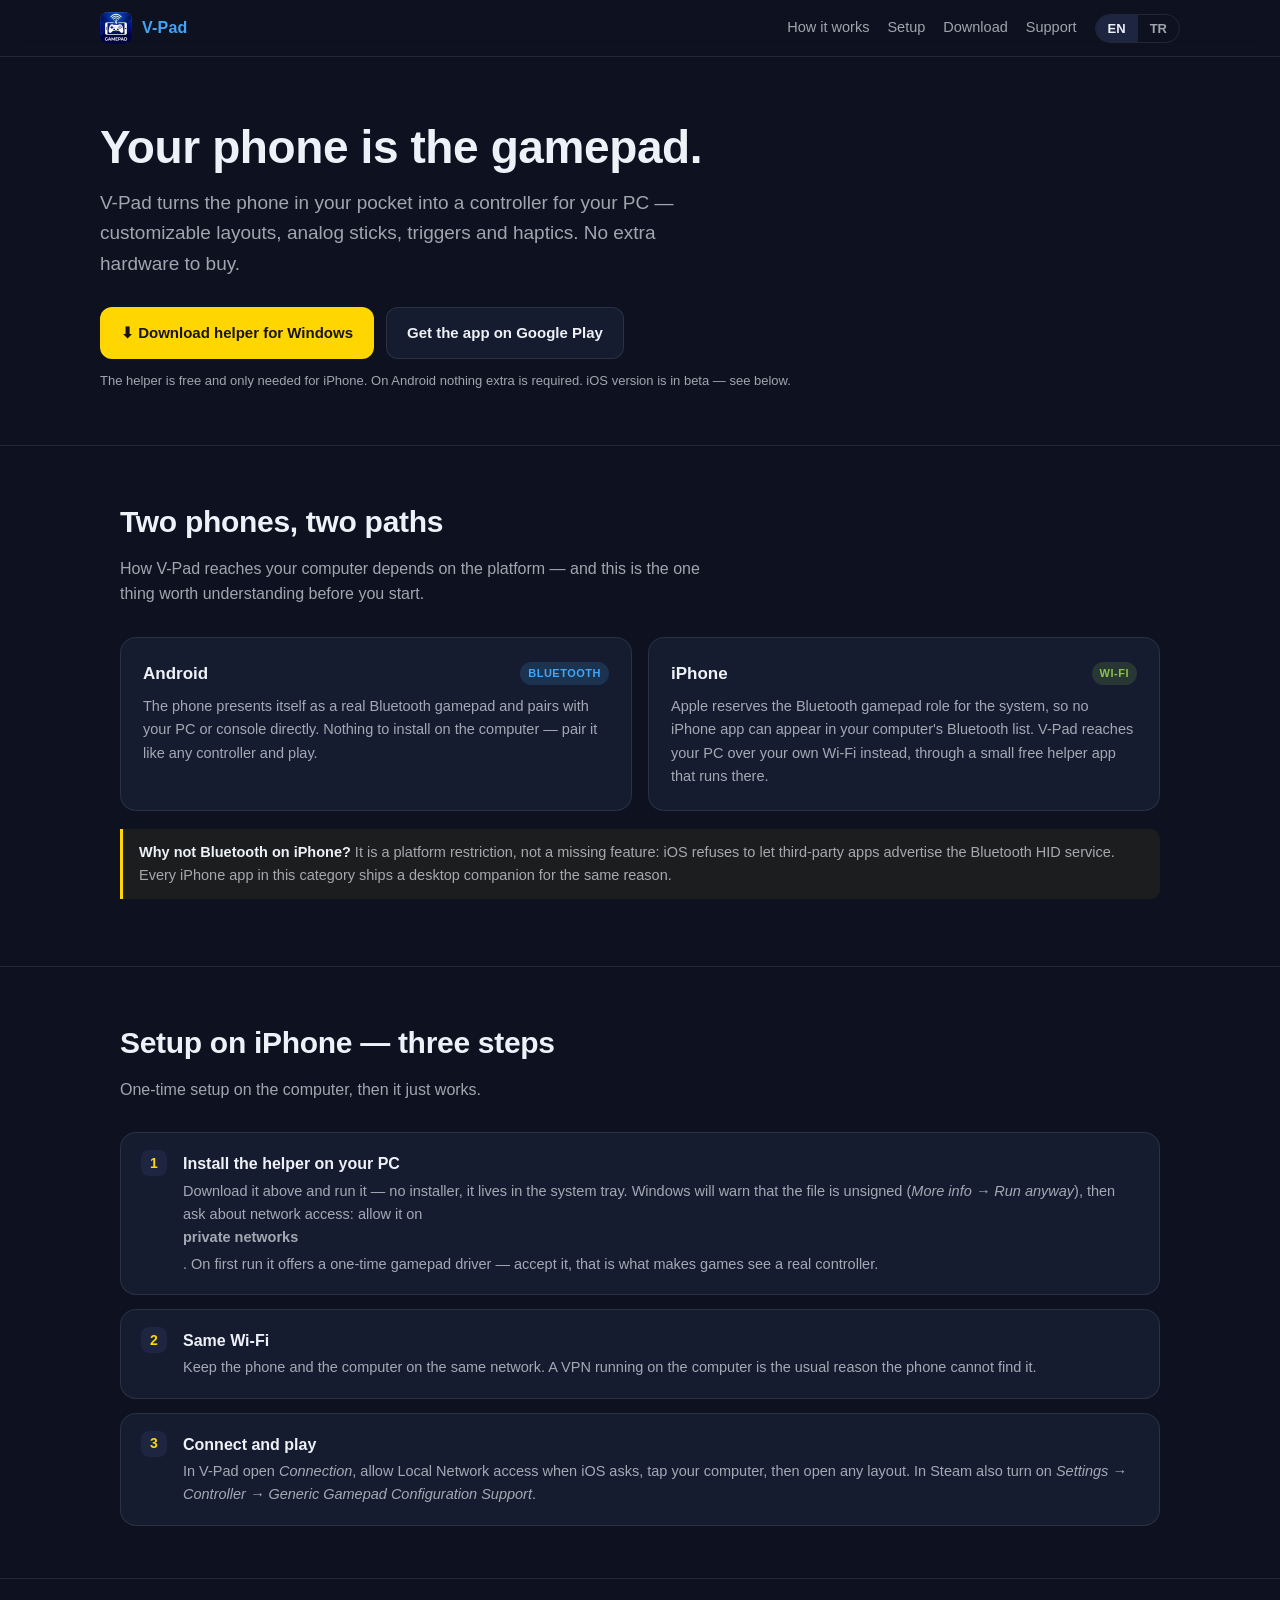
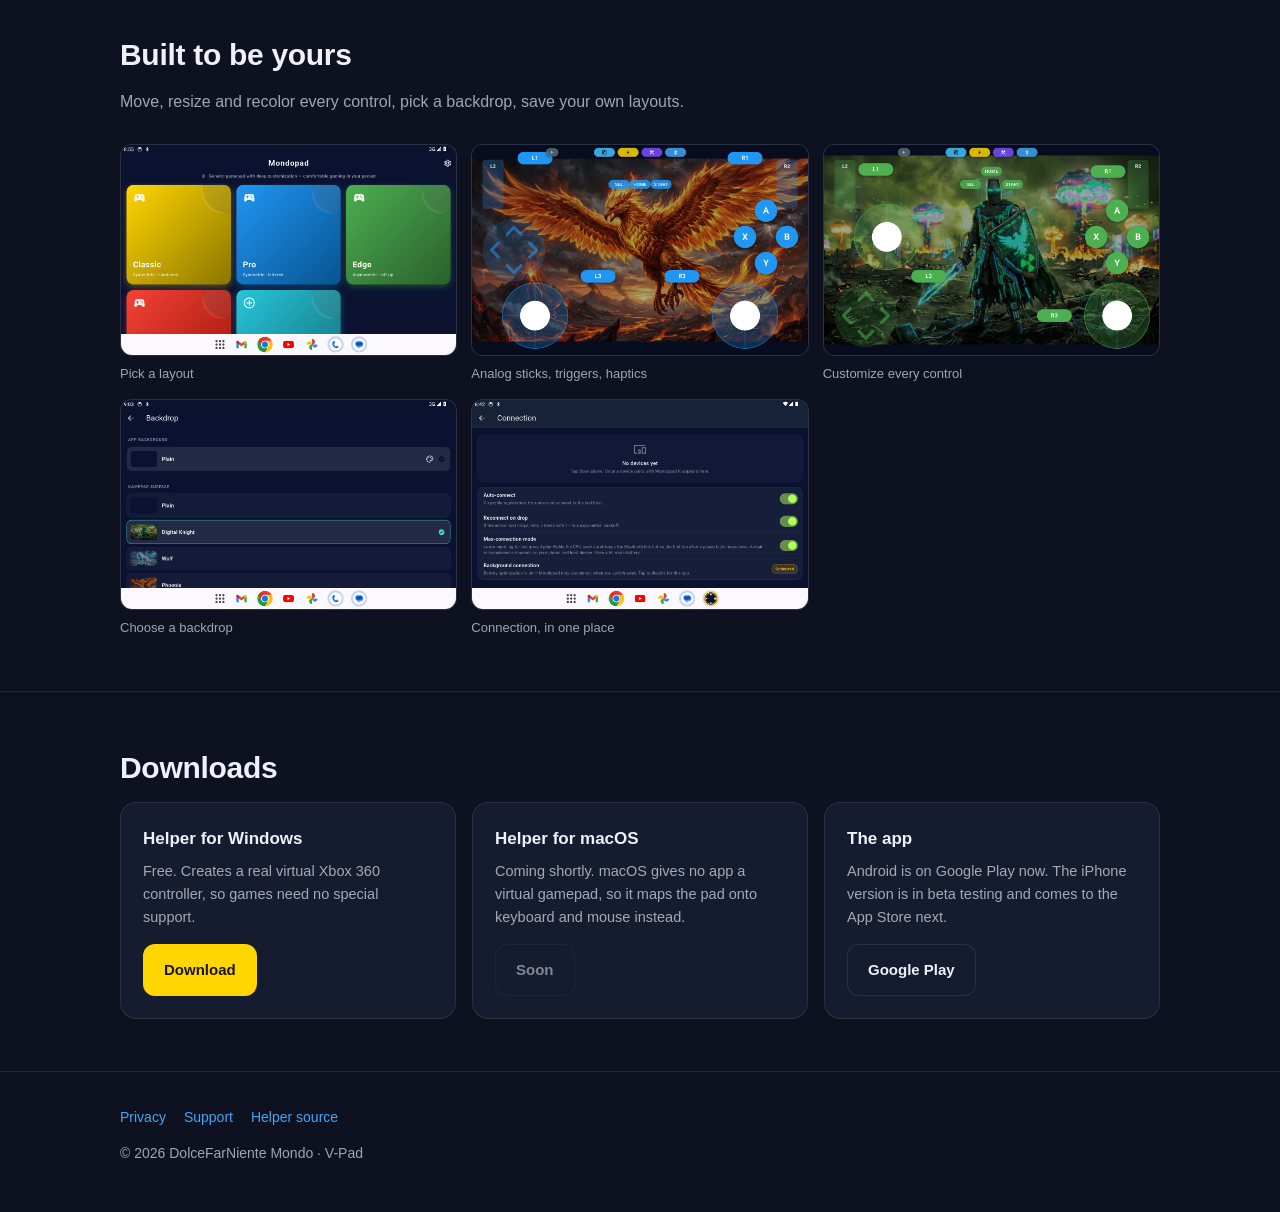
<file: index.html>
<!doctype html>
<html lang="en" data-lang="en">
<head>
<meta charset="utf-8">
<meta name="viewport" content="width=device-width, initial-scale=1">
<title>V-Pad — turn your phone into a gamepad</title>
<meta name="description" content="V-Pad turns your phone into a gamepad for your PC. On Android it pairs over Bluetooth; on iPhone it connects over Wi-Fi with a free helper app for your computer.">
<link rel="icon" href="assets/icon.png">
<link rel="stylesheet" href="assets/style.css">
<link rel="canonical" href="https://vpadcontroller.com/">
<meta property="og:url" content="https://vpadcontroller.com/">

<meta property="og:title" content="V-Pad — turn your phone into a gamepad">
<meta property="og:description" content="Your phone becomes a gamepad for your PC. Free helper app for Windows.">
<meta property="og:image" content="https://vpadcontroller.com/assets/icon.png">
<meta property="og:type" content="website">
</head>
<body>

<header>
  <div class="wrap bar">
    <a class="brand" href="./"><img src="assets/icon.png" alt=""> V-Pad</a>
    <nav>
      <a href="#how"><span lang="en">How it works</span><span lang="tr">Nasıl çalışır</span></a>
      <a href="#setup"><span lang="en">Setup</span><span lang="tr">Kurulum</span></a>
      <a href="#download"><span lang="en">Download</span><span lang="tr">İndir</span></a>
      <a href="support.html"><span lang="en">Support</span><span lang="tr">Destek</span></a>
      <div class="langs">
        <button data-lang="en" aria-pressed="true">EN</button>
        <button data-lang="tr" aria-pressed="false">TR</button>
      </div>
    </nav>
  </div>
</header>

<div class="wrap hero">
  <h1>
    <span lang="en">Your phone is the gamepad.</span>
    <span lang="tr">Telefonun artık gamepad.</span>
  </h1>
  <p class="lead">
    <span lang="en">V-Pad turns the phone in your pocket into a controller for your PC — customizable layouts, analog sticks, triggers and haptics. No extra hardware to buy.</span>
    <span lang="tr">V-Pad, cebindeki telefonu bilgisayarın için bir kumandaya çevirir — özelleştirilebilir düzenler, analog çubuklar, tetikler ve titreşim. Ekstra donanım almana gerek yok.</span>
  </p>
  <div class="cta">
    <a class="btn btn-primary" href="https://github.com/svolkancav/vpad-helper/releases/latest/download/V-Pad.Helper.exe">
      <span lang="en">⬇ Download helper for Windows</span>
      <span lang="tr">⬇ Windows için yardımcıyı indir</span>
    </a>
    <a class="btn btn-ghost" href="https://play.google.com/store/apps/details?id=com.dfnmondo.gamepad.app">
      <span lang="en">Get the app on Google Play</span>
      <span lang="tr">Uygulamayı Google Play'den al</span>
    </a>
  </div>
  <p class="hint">
    <span lang="en">The helper is free and only needed for iPhone. On Android nothing extra is required. iOS version is in beta — see below.</span>
    <span lang="tr">Yardımcı program ücretsiz ve yalnız iPhone için gerekli. Android'de hiçbir ek şey gerekmiyor. iOS sürümü beta aşamasında — aşağıya bak.</span>
  </p>
</div>

<section id="how">
  <div class="wrap">
    <h2><span lang="en">Two phones, two paths</span><span lang="tr">İki telefon, iki yol</span></h2>
    <p class="sub">
      <span lang="en">How V-Pad reaches your computer depends on the platform — and this is the one thing worth understanding before you start.</span>
      <span lang="tr">V-Pad'in bilgisayarına nasıl ulaştığı platforma göre değişiyor — başlamadan önce anlaşılması gereken tek şey bu.</span>
    </p>
    <div class="grid two">
      <div class="card">
        <h3>Android <span class="tag bt">Bluetooth</span></h3>
        <p>
          <span lang="en">The phone presents itself as a real Bluetooth gamepad and pairs with your PC or console directly. Nothing to install on the computer — pair it like any controller and play.</span>
          <span lang="tr">Telefon kendini gerçek bir Bluetooth gamepad'i olarak tanıtır ve bilgisayarına ya da konsoluna doğrudan eşlenir. Bilgisayara hiçbir şey kurmana gerek yok — herhangi bir kumanda gibi eşle ve oyna.</span>
        </p>
      </div>
      <div class="card">
        <h3>iPhone <span class="tag wifi">Wi-Fi</span></h3>
        <p>
          <span lang="en">Apple reserves the Bluetooth gamepad role for the system, so no iPhone app can appear in your computer's Bluetooth list. V-Pad reaches your PC over your own Wi-Fi instead, through a small free helper app that runs there.</span>
          <span lang="tr">Apple, Bluetooth gamepad rolünü sisteme ayırmış; bu yüzden hiçbir iPhone uygulaması bilgisayarının Bluetooth listesinde görünemez. V-Pad bunun yerine bilgisayarına kendi Wi-Fi ağın üzerinden, orada çalışan küçük ve ücretsiz bir yardımcı programla ulaşır.</span>
        </p>
      </div>
    </div>
    <p class="note" style="margin-top:18px">
      <span lang="en"><strong>Why not Bluetooth on iPhone?</strong> It is a platform restriction, not a missing feature: iOS refuses to let third-party apps advertise the Bluetooth HID service. Every iPhone app in this category ships a desktop companion for the same reason.</span>
      <span lang="tr"><strong>iPhone'da neden Bluetooth yok?</strong> Bu eksik bir özellik değil, platform kısıtı: iOS üçüncü taraf uygulamaların Bluetooth HID servisini yayınlamasına izin vermiyor. Bu kategorideki bütün iPhone uygulamalarının bilgisayara bir yardımcı program kurdurmasının sebebi de aynı.</span>
    </p>
  </div>
</section>

<section id="setup">
  <div class="wrap">
    <h2><span lang="en">Setup on iPhone — three steps</span><span lang="tr">iPhone'da kurulum — üç adım</span></h2>
    <p class="sub">
      <span lang="en">One-time setup on the computer, then it just works.</span>
      <span lang="tr">Bilgisayarda bir kerelik kurulum, sonrası kendiliğinden.</span>
    </p>
    <ol class="steps">
      <li>
        <strong><span lang="en">Install the helper on your PC</span><span lang="tr">Bilgisayarına yardımcıyı kur</span></strong>
        <p>
          <span lang="en">Download it above and run it — no installer, it lives in the system tray. Windows will warn that the file is unsigned (<em>More info → Run anyway</em>), then ask about network access: allow it on <strong>private networks</strong>. On first run it offers a one-time gamepad driver — accept it, that is what makes games see a real controller.</span>
          <span lang="tr">Yukarıdan indir ve çalıştır — kurulum sihirbazı yok, sistem tepsisinde yaşıyor. Windows dosyanın imzasız olduğu konusunda uyaracak (<em>Daha fazla bilgi → Yine de çalıştır</em>), sonra ağ erişimini soracak: <strong>özel ağlar</strong> için izin ver. İlk açılışta bir kerelik gamepad sürücüsü önerir — kabul et, oyunların gerçek bir kumanda görmesini sağlayan şey o.</span>
        </p>
      </li>
      <li>
        <strong><span lang="en">Same Wi-Fi</span><span lang="tr">Aynı Wi-Fi</span></strong>
        <p>
          <span lang="en">Keep the phone and the computer on the same network. A VPN running on the computer is the usual reason the phone cannot find it.</span>
          <span lang="tr">Telefon ve bilgisayar aynı ağda olsun. Telefonun bilgisayarı bulamamasının en sık sebebi, bilgisayarda açık olan bir VPN'dir.</span>
        </p>
      </li>
      <li>
        <strong><span lang="en">Connect and play</span><span lang="tr">Bağlan ve oyna</span></strong>
        <p>
          <span lang="en">In V-Pad open <em>Connection</em>, allow Local Network access when iOS asks, tap your computer, then open any layout. In Steam also turn on <em>Settings → Controller → Generic Gamepad Configuration Support</em>.</span>
          <span lang="tr">V-Pad'de <em>Bağlantı</em>'yı aç, iOS Yerel Ağ izni isteyince izin ver, bilgisayarına dokun ve bir düzen aç. Steam'de ayrıca <em>Ayarlar → Kontrolcü → Genel Gamepad Yapılandırma Desteği</em>'ni aç.</span>
        </p>
      </li>
    </ol>
  </div>
</section>

<section id="shots">
  <div class="wrap">
    <h2><span lang="en">Built to be yours</span><span lang="tr">Senin olacak şekilde</span></h2>
    <p class="sub">
      <span lang="en">Move, resize and recolor every control, pick a backdrop, save your own layouts.</span>
      <span lang="tr">Her kontrolü taşı, boyutlandır, rengini değiştir; arka plan seç, kendi düzenlerini kaydet.</span>
    </p>
    <div class="shots">
      <figure>
        <img src="assets/7inch-ana-ekran.jpg" alt="V-Pad layout picker" loading="lazy">
        <figcaption><span lang="en">Pick a layout</span><span lang="tr">Düzen seç</span></figcaption>
      </figure>
      <figure>
        <img src="assets/7inch-skin-pro-phoenix.jpg" alt="V-Pad Pro layout" loading="lazy">
        <figcaption><span lang="en">Analog sticks, triggers, haptics</span><span lang="tr">Analog çubuklar, tetikler, titreşim</span></figcaption>
      </figure>
      <figure>
        <img src="assets/7inch-skin-edge-knight-ozel.jpg" alt="Customized layout" loading="lazy">
        <figcaption><span lang="en">Customize every control</span><span lang="tr">Her kontrolü özelleştir</span></figcaption>
      </figure>
      <figure>
        <img src="assets/7inch-backdrop-secici.jpg" alt="Backdrop picker" loading="lazy">
        <figcaption><span lang="en">Choose a backdrop</span><span lang="tr">Arka planı seç</span></figcaption>
      </figure>
      <figure>
        <img src="assets/7inch-baglanti-ayarlari.jpg" alt="Connection screen" loading="lazy">
        <figcaption><span lang="en">Connection, in one place</span><span lang="tr">Bağlantı, tek yerde</span></figcaption>
      </figure>
    </div>
  </div>
</section>

<section id="download">
  <div class="wrap">
    <h2><span lang="en">Downloads</span><span lang="tr">İndirmeler</span></h2>
    <div class="grid three">
      <div class="card">
        <h3><span lang="en">Helper for Windows</span><span lang="tr">Windows yardımcısı</span></h3>
        <p style="margin-bottom:14px">
          <span lang="en">Free. Creates a real virtual Xbox 360 controller, so games need no special support.</span>
          <span lang="tr">Ücretsiz. Gerçek bir sanal Xbox 360 kumandası oluşturur, yani oyunların özel bir desteğe ihtiyacı olmaz.</span>
        </p>
        <a class="btn btn-primary" href="https://github.com/svolkancav/vpad-helper/releases/latest/download/V-Pad.Helper.exe"><span lang="en">Download</span><span lang="tr">İndir</span></a>
      </div>
      <div class="card">
        <h3><span lang="en">Helper for macOS</span><span lang="tr">macOS yardımcısı</span></h3>
        <p style="margin-bottom:14px">
          <span lang="en">Coming shortly. macOS gives no app a virtual gamepad, so it maps the pad onto keyboard and mouse instead.</span>
          <span lang="tr">Yakında. macOS hiçbir uygulamaya sanal gamepad yolu vermiyor; bu yüzden pad klavye ve fareye eşlenir.</span>
        </p>
        <span class="btn btn-ghost" aria-disabled="true"><span lang="en">Soon</span><span lang="tr">Yakında</span></span>
      </div>
      <div class="card">
        <h3><span lang="en">The app</span><span lang="tr">Uygulama</span></h3>
        <p style="margin-bottom:14px">
          <span lang="en">Android is on Google Play now. The iPhone version is in beta testing and comes to the App Store next.</span>
          <span lang="tr">Android şu anda Google Play'de. iPhone sürümü beta testinde ve sırada App Store var.</span>
        </p>
        <a class="btn btn-ghost" href="https://play.google.com/store/apps/details?id=com.dfnmondo.gamepad.app">Google Play</a>
      </div>
    </div>
  </div>
</section>

<footer>
  <div class="wrap">
    <div class="links">
      <a href="privacy.html"><span lang="en">Privacy</span><span lang="tr">Gizlilik</span></a>
      <a href="support.html"><span lang="en">Support</span><span lang="tr">Destek</span></a>
      <a href="https://github.com/svolkancav/vpad-helper"><span lang="en">Helper source</span><span lang="tr">Yardımcının kaynağı</span></a>
    </div>
    <p style="margin:0">© 2026 DolceFarNiente Mondo · V-Pad</p>
  </div>
</footer>

<script src="assets/site.js"></script>
</body>
</html>
</file>
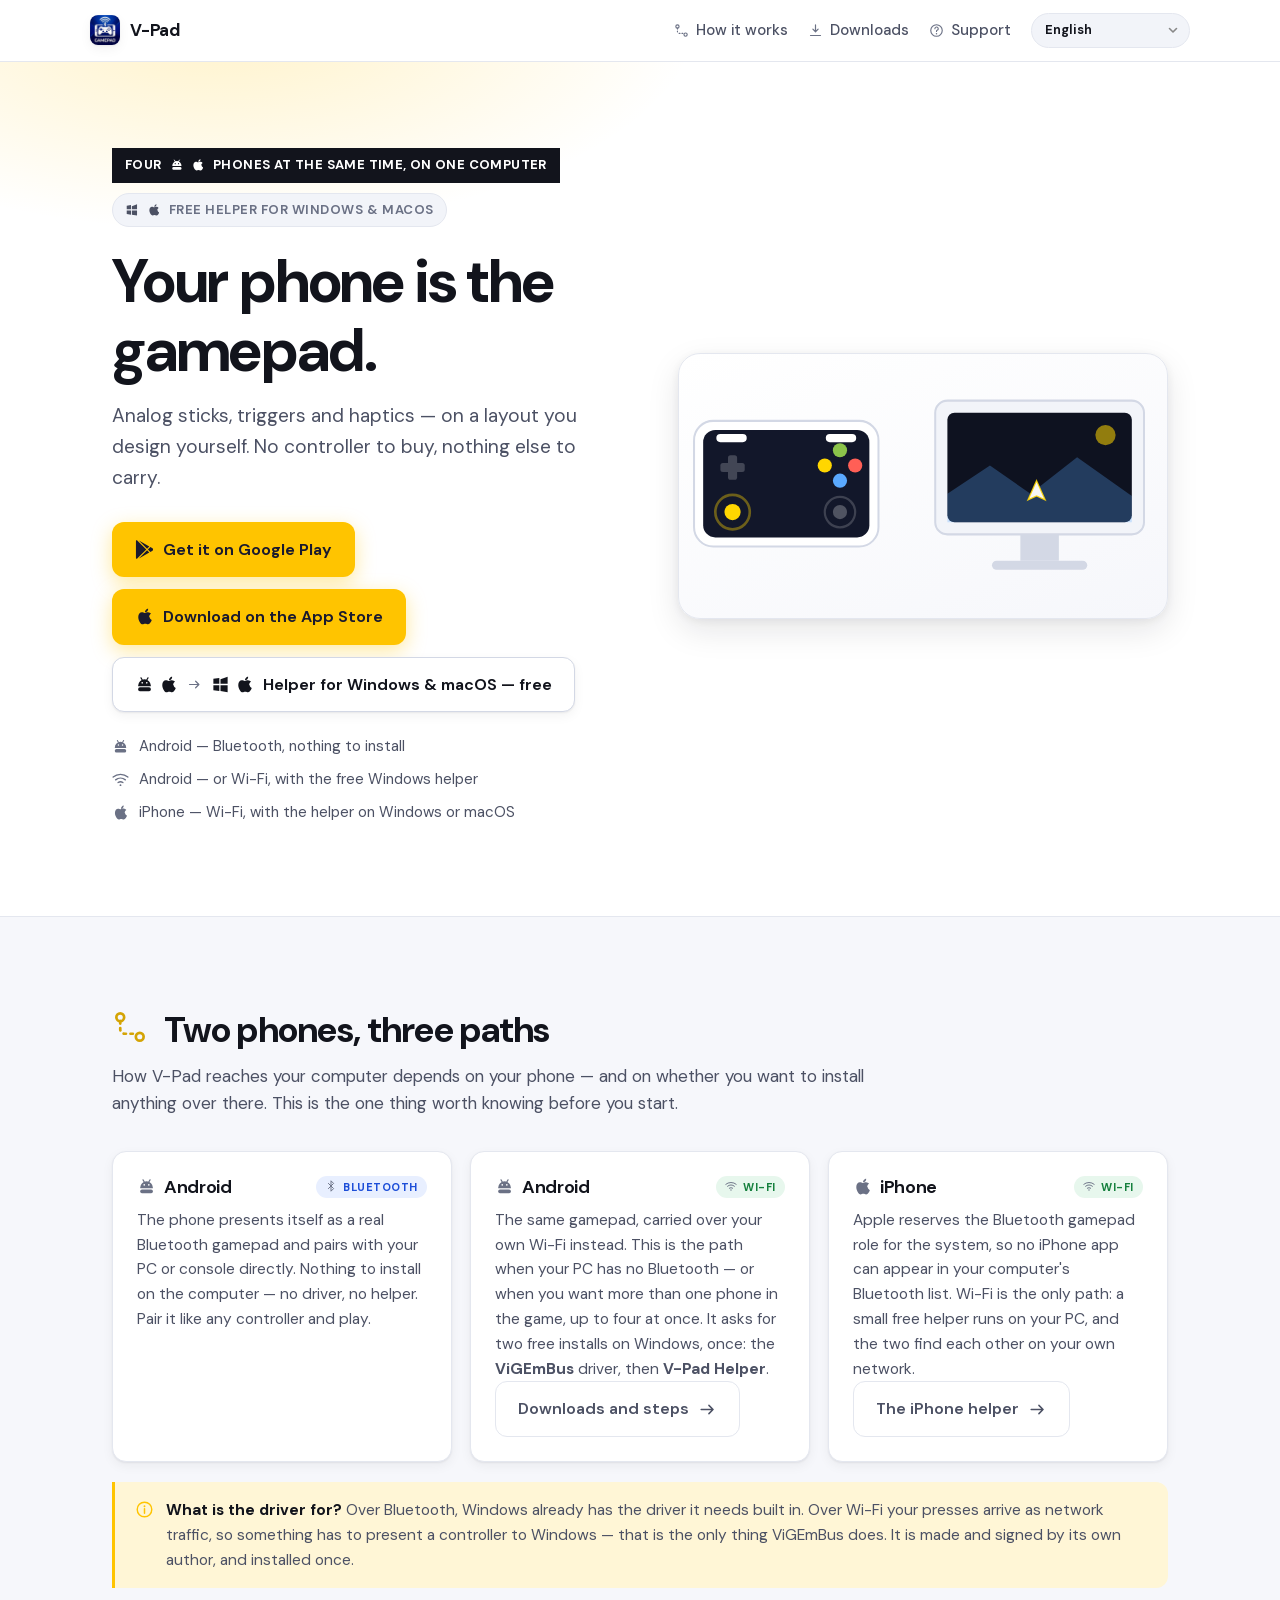
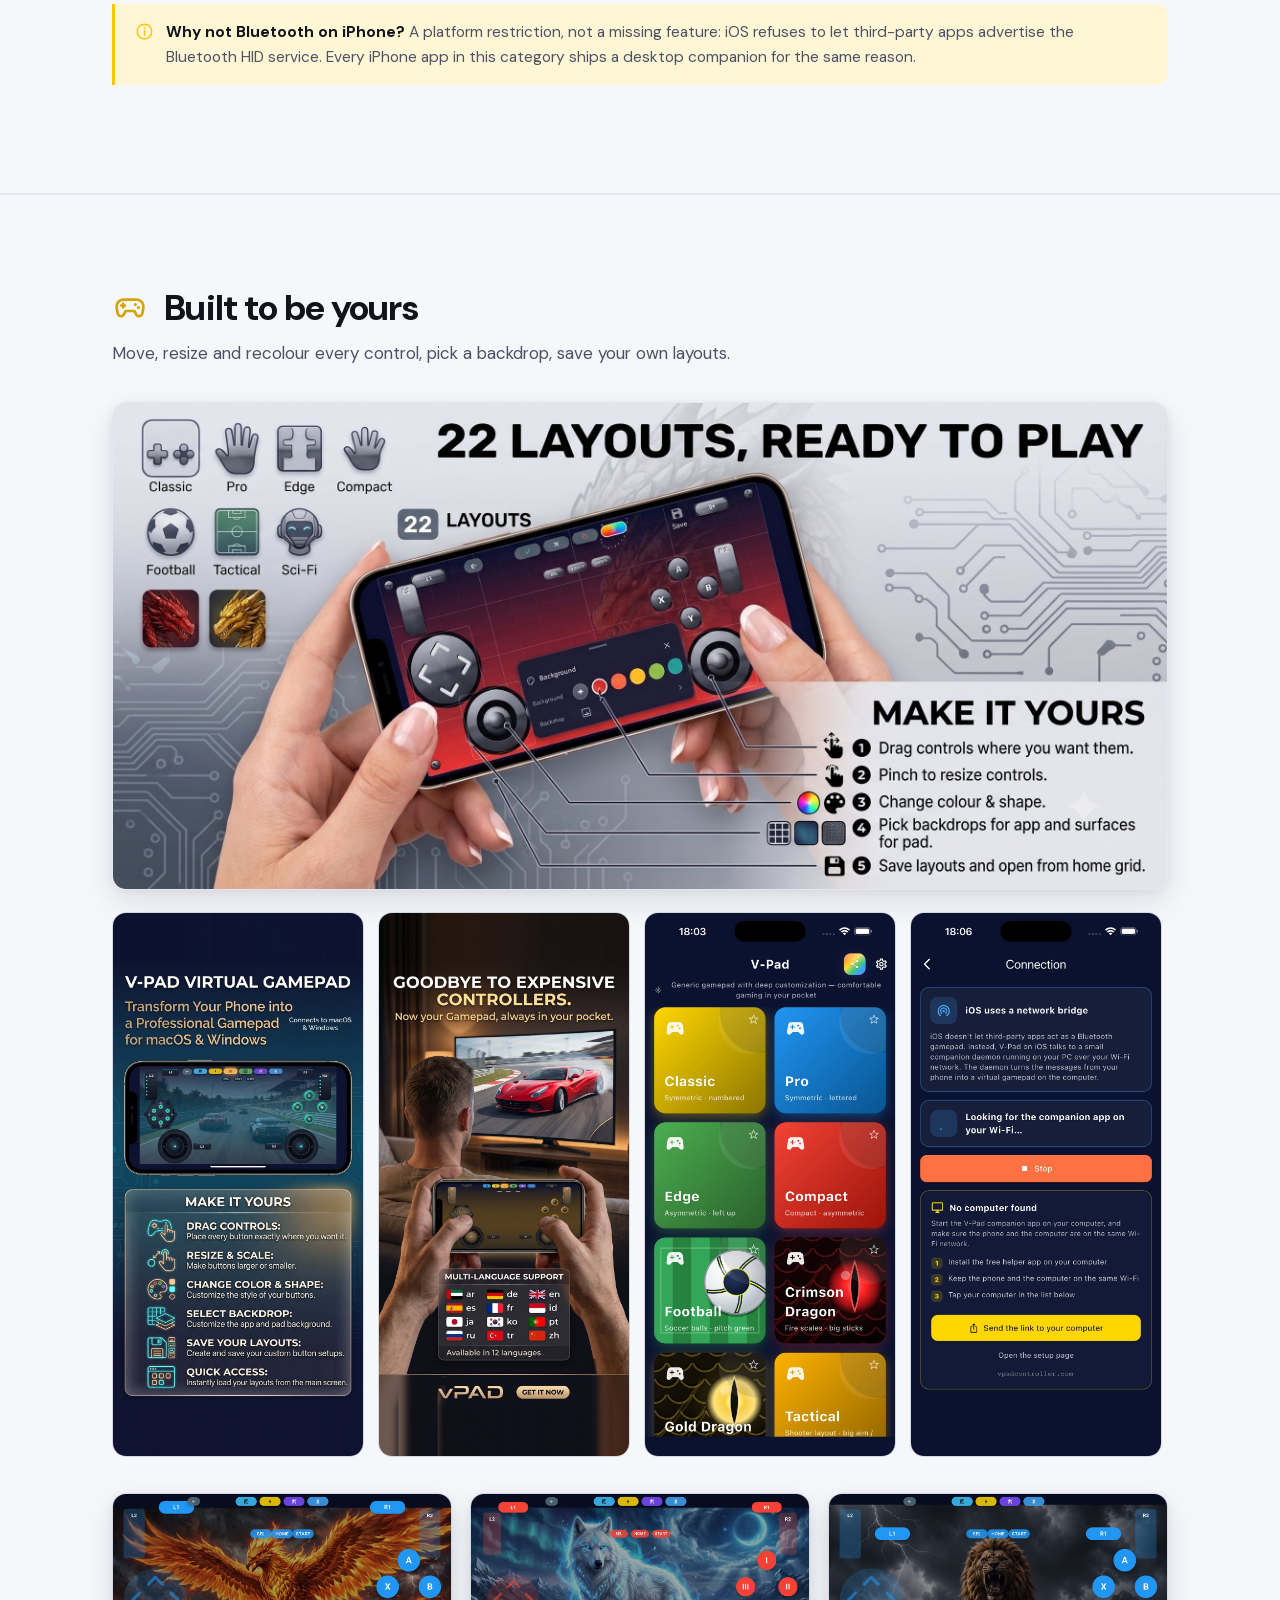
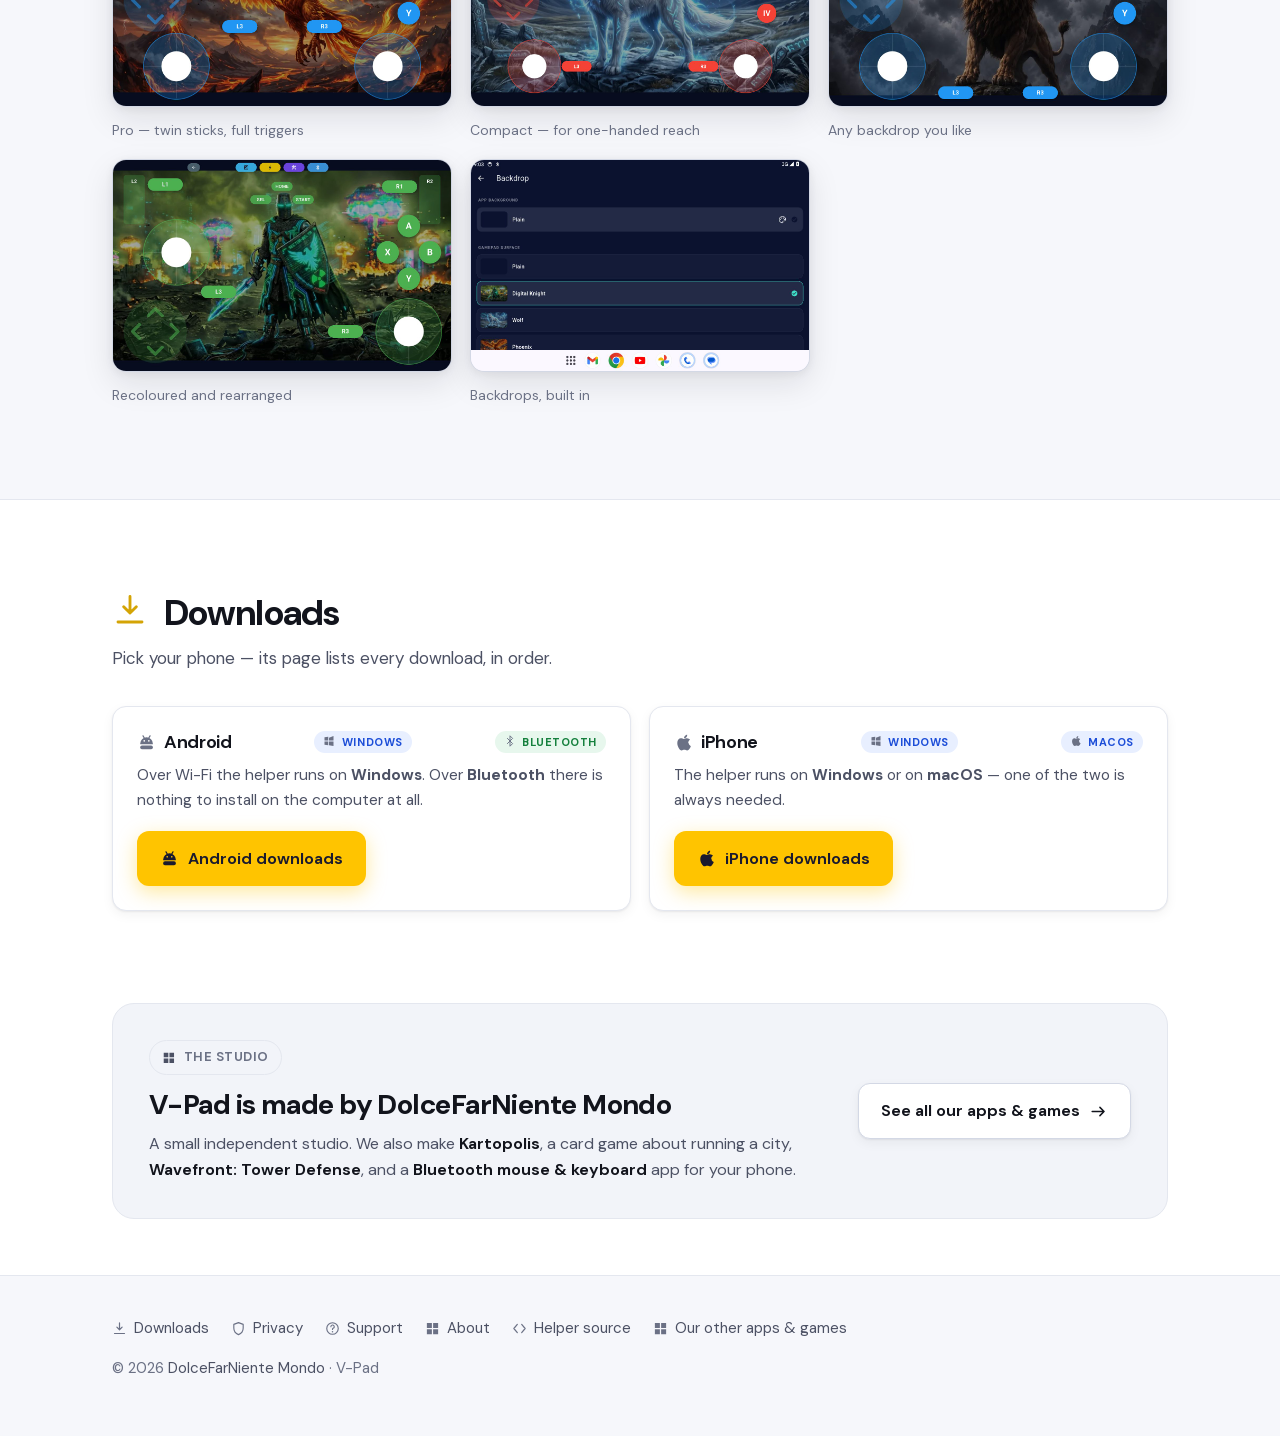
<file: docs/index.html>
<!doctype html>
<html lang="en" data-lang="en">
<head>
<meta charset="utf-8">
<meta name="viewport" content="width=device-width, initial-scale=1">
<title>V-Pad — turn your phone into a virtual gamepad for your PC</title>
<meta name="description" content="V-Pad turns your phone into a virtual gamepad for your PC. On Android it pairs over Bluetooth; on iPhone it connects over Wi-Fi with a free helper app.">
<link rel="icon" href="assets/icon.png">
<link rel="preload" href="assets/fonts/dmsans-latin.woff2" as="font" type="font/woff2" crossorigin>
<link rel="stylesheet" href="assets/style.css">
<link rel="canonical" href="https://vpadcontroller.com/">
<meta property="og:url" content="https://vpadcontroller.com/">
<meta name="theme-color" content="#ffffff" media="(prefers-color-scheme: light)">
<meta name="theme-color" content="#0b0f1a" media="(prefers-color-scheme: dark)">
<!-- SEO:BEGIN -->
<!-- Makineler için: sosyal kart ve yapısal veri. Bu blok
     tools/seo-update.py tarafından üretiliyor — elle düzenlemeyin,
     aracı çalıştırın. -->
<meta property="og:title" content="V-Pad — turn your phone into a virtual gamepad for your PC">
<meta property="og:description" content="Your phone becomes a gamepad for your PC. Free helper app for Windows.">
<meta property="og:type" content="website">
<meta property="og:site_name" content="V-Pad">
<meta property="og:locale" content="en_US">
<meta property="og:locale:alternate" content="tr_TR">
<meta property="og:locale:alternate" content="de_DE">
<meta property="og:locale:alternate" content="es_ES">
<meta property="og:locale:alternate" content="fr_FR">
<meta property="og:locale:alternate" content="id_ID">
<meta property="og:locale:alternate" content="ja_JP">
<meta property="og:locale:alternate" content="ko_KR">
<meta property="og:locale:alternate" content="pt_BR">
<meta property="og:locale:alternate" content="ru_RU">
<meta property="og:locale:alternate" content="zh_CN">
<meta property="og:locale:alternate" content="ar_AR">
<meta property="og:image" content="https://vpadcontroller.com/assets/customise-banner.jpg">
<meta property="og:image:width" content="2200">
<meta property="og:image:height" content="1016">
<meta property="og:image:alt" content="A phone with the V-Pad customise sheet open, beside its layouts">
<meta name="twitter:card" content="summary_large_image">
<meta name="twitter:title" content="V-Pad — turn your phone into a virtual gamepad for your PC">
<meta name="twitter:description" content="Your phone becomes a gamepad for your PC. Free helper app for Windows.">
<meta name="twitter:image" content="https://vpadcontroller.com/assets/customise-banner.jpg">
<script type="application/ld+json">
{
  "@context": "https://schema.org",
  "@type": "SoftwareApplication",
  "name": "V-Pad: Virtual Gamepad",
  "alternateName": "V-Pad",
  "description": "V-Pad turns your phone into a virtual gamepad for your PC. On Android it pairs over Bluetooth; on iPhone it connects over Wi-Fi with a free helper app.",
  "applicationCategory": "UtilitiesApplication",
  "operatingSystem": "Android 12+, iOS",
  "url": "https://vpadcontroller.com/",
  "image": "https://vpadcontroller.com/assets/customise-banner.jpg",
  "installUrl": [
    "https://play.google.com/store/apps/details?id=com.dfnmondo.gamepad.app",
    "https://apps.apple.com/us/app/v-pad-virtual-gamepad/id6796475673"
  ],
  "sameAs": [
    "https://play.google.com/store/apps/details?id=com.dfnmondo.gamepad.app",
    "https://apps.apple.com/us/app/v-pad-virtual-gamepad/id6796475673"
  ],
  "offers": {
    "@type": "Offer",
    "price": "0",
    "priceCurrency": "USD"
  }
}
</script>
<!-- SEO:END -->
</head>
<body>

<!-- ICONS:BEGIN -->
<!-- ============================================================
     Icon sprite. Inlined into each page rather than fetched: a strict
     "no third-party requests" promise sits in our privacy policy, and
     external <use href="file.svg#id"> is still unreliable across
     browsers. Each symbol carries its own viewBox, so a caller is just
     <svg class="ico"><use href="#i-name"/></svg>.

     Colour comes from `currentColor` in every symbol — an icon inherits
     the text colour of whatever it sits next to, in either theme.
     ============================================================ -->
<svg width="0" height="0" aria-hidden="true" focusable="false" style="position:absolute">
  <defs>
    <symbol id="i-windows" viewBox="0 0 24 24">
      <path fill="currentColor" d="M3 4.7 10.5 3.7v7.4H3V4.7Zm9 .8L21 2.2v8.9h-9V5.5ZM3 12.9h7.5v7.4L3 19.3v-6.4Zm9 0h9v8.9L12 20.3v-7.4Z"/>
    </symbol>

    <symbol id="i-apple" viewBox="0 0 384 512">
      <path fill="currentColor" d="M318.7 268c-.2-36.7 16.4-64.4 50-84.8-18.8-26.9-47.2-41.7-84.7-44.6-35.5-2.8-74.3 20.7-88.5 20.7-15 0-49.4-19.7-76.4-19.7C71.2 141.6 24 184.4 24 269.7c0 25.2 4.6 51.2 13.8 78 12.3 35.2 56.6 121.5 102.8 120.1 24.1-.6 41.1-17.1 72.5-17.1 30.5 0 46.2 17.1 76.4 17.1 46.6-.7 86.7-79.1 98.4-114.4-62.6-29.5-59.2-86.4-59.2-88.4zm-51.1-155.2c24.7-29.3 22.5-56 21.8-65.6-21.9 1.3-47.2 15-61.6 31.9-15.9 18.2-25.2 40.7-23.2 64.7 23.7 1.8 45.3-10.4 63-30.9z"/>
    </symbol>

    <!-- The eyes are holes punched with evenodd, so the icon works on any ground. -->
    <symbol id="i-android" viewBox="0 0 24 24">
      <path fill="none" stroke="currentColor" stroke-width="1.5" stroke-linecap="round" d="M7.6 3.6 9 6M16.4 3.6 15 6"/>
      <path fill="currentColor" fill-rule="evenodd" d="M4 13.4a8 8 0 0 1 16 0v.7H4v-.7Zm5.1-2.5a1.05 1.05 0 1 1 0-2.1 1.05 1.05 0 0 1 0 2.1Zm5.8 0a1.05 1.05 0 1 1 0-2.1 1.05 1.05 0 0 1 0 2.1Z"/>
      <rect fill="currentColor" x="4" y="15.6" width="16" height="4.8" rx="2.2"/>
    </symbol>

    <symbol id="i-play" viewBox="0 0 512 512">
      <path fill="currentColor" d="M325.3 234.3 104.6 13l280.8 161.2-60.1 60.1zM47 0C34 6.8 25.3 19.2 25.3 35.3v441.3c0 16.1 8.7 28.5 21.7 35.3l256.6-256L47 0zm425.2 225.6-58.9-34.1-65.7 65.5 65.7 65.5 60.1-34.1c18-14.3 18-46.5-1.2-62.8zM104.6 499l280.8-161.2-60.1-60.1L104.6 499z"/>
    </symbol>

    <symbol id="i-bluetooth" viewBox="0 0 24 24">
      <path fill="none" stroke="currentColor" stroke-width="1.9" stroke-linecap="round" stroke-linejoin="round"
            d="M6.8 6.8 17.2 17.2 12 22.4V1.6l5.2 5.2L6.8 17.2"/>
    </symbol>

    <symbol id="i-wifi" viewBox="0 0 24 24">
      <path fill="none" stroke="currentColor" stroke-width="1.9" stroke-linecap="round"
            d="M1.6 8.6a16 16 0 0 1 20.8 0M5.1 12.5a11 11 0 0 1 13.8 0M8.6 16.3a6 6 0 0 1 6.8 0"/>
      <circle fill="currentColor" cx="12" cy="20" r="1.3"/>
    </symbol>

    <symbol id="i-download" viewBox="0 0 24 24">
      <path fill="none" stroke="currentColor" stroke-width="1.9" stroke-linecap="round" stroke-linejoin="round"
            d="M12 3v11m0 0 4.2-4.2M12 14l-4.2-4.2M4 20h16"/>
    </symbol>

    <symbol id="i-apps" viewBox="0 0 24 24">
      <path fill="currentColor" d="M3 3h8v8H3V3Zm10 0h8v8h-8V3ZM3 13h8v8H3v-8Zm10 0h8v8h-8v-8Z"/>
    </symbol>

    <symbol id="i-shield" viewBox="0 0 24 24">
      <path fill="none" stroke="currentColor" stroke-width="1.8" stroke-linecap="round" stroke-linejoin="round"
            d="M12 2.6 4.5 5.4v5.9c0 4.8 3.1 8.9 7.5 10.5 4.4-1.6 7.5-5.7 7.5-10.5V5.4L12 2.6Z"/>
    </symbol>

    <symbol id="i-help" viewBox="0 0 24 24">
      <circle fill="none" stroke="currentColor" stroke-width="1.8" cx="12" cy="12" r="9.2"/>
      <path fill="none" stroke="currentColor" stroke-width="1.8" stroke-linecap="round"
            d="M9.4 9.1a2.7 2.7 0 1 1 3.6 2.6c-.7.3-1 .9-1 1.6v.3"/>
      <circle fill="currentColor" cx="12" cy="17" r="1.2"/>
    </symbol>

    <symbol id="i-code" viewBox="0 0 24 24">
      <path fill="none" stroke="currentColor" stroke-width="1.9" stroke-linecap="round" stroke-linejoin="round"
            d="M8.5 5.5 3 12l5.5 6.5M15.5 5.5 21 12l-5.5 6.5"/>
    </symbol>

    <symbol id="i-clock" viewBox="0 0 24 24">
      <circle fill="none" stroke="currentColor" stroke-width="1.8" cx="12" cy="12" r="9.2"/>
      <path fill="none" stroke="currentColor" stroke-width="1.8" stroke-linecap="round" d="M12 7.2V12l3.4 2.1"/>
    </symbol>

    <symbol id="i-gamepad" viewBox="0 0 24 24">
      <path fill="none" stroke="currentColor" stroke-width="1.8" stroke-linecap="round" stroke-linejoin="round"
            d="M7.6 8.4h8.8a4.6 4.6 0 0 1 4.5 5.5l-.7 3.7a2.2 2.2 0 0 1-3.8 1.1L14.9 16H9.1l-1.5 2.7a2.2 2.2 0 0 1-3.8-1.1l-.7-3.7a4.6 4.6 0 0 1 4.5-5.5Z"/>
      <path fill="none" stroke="currentColor" stroke-width="1.7" stroke-linecap="round" d="M7.4 11v2.6M6.1 12.3h2.6"/>
      <circle fill="currentColor" cx="15.6" cy="11.7" r="1.05"/>
      <circle fill="currentColor" cx="17.6" cy="13.7" r="1.05"/>
    </symbol>

    <symbol id="i-sliders" viewBox="0 0 24 24">
      <path fill="none" stroke="currentColor" stroke-width="1.8" stroke-linecap="round"
            d="M3 7h5M13 7h8M3 17h9M17 17h4"/>
      <circle fill="none" stroke="currentColor" stroke-width="1.8" cx="10.5" cy="7" r="2.4"/>
      <circle fill="none" stroke="currentColor" stroke-width="1.8" cx="14.5" cy="17" r="2.4"/>
    </symbol>

    <symbol id="i-route" viewBox="0 0 24 24">
      <circle fill="none" stroke="currentColor" stroke-width="1.8" cx="5.5" cy="5.5" r="2.6"/>
      <circle fill="none" stroke="currentColor" stroke-width="1.8" cx="18.5" cy="18.5" r="2.6"/>
      <path fill="none" stroke="currentColor" stroke-width="1.8" stroke-linecap="round" stroke-dasharray="1.6 3"
            d="M5.5 8.1v5.4a3 3 0 0 0 3 3h7.4"/>
    </symbol>

    <symbol id="i-info" viewBox="0 0 24 24">
      <circle fill="none" stroke="currentColor" stroke-width="1.8" cx="12" cy="12" r="9.2"/>
      <path fill="none" stroke="currentColor" stroke-width="1.9" stroke-linecap="round" d="M12 11.2v5.4"/>
      <circle fill="currentColor" cx="12" cy="7.9" r="1.2"/>
    </symbol>

    <symbol id="i-arrow" viewBox="0 0 24 24">
      <path fill="none" stroke="currentColor" stroke-width="1.9" stroke-linecap="round" stroke-linejoin="round"
            d="M4 12h15m0 0-5.2-5.2M19 12l-5.2 5.2"/>
    </symbol>
  </defs>
</svg>
<!-- ICONS:END -->

<header>
  <div class="wrap bar">
    <a class="brand" href="./"><img src="assets/icon.png" alt=""> V-Pad</a>
    <nav>
      <a href="#how"><svg class="ico" aria-hidden="true"><use href="#i-route"/></svg><span lang="en">How it works</span><span lang="tr">Nasıl çalışır</span></a>
      <a href="/downloads"><svg class="ico" aria-hidden="true"><use href="#i-download"/></svg><span lang="en">Downloads</span><span lang="tr">İndirmeler</span></a>
      <a href="/support"><svg class="ico" aria-hidden="true"><use href="#i-help"/></svg><span lang="en">Support</span><span lang="tr">Destek</span></a>
      <div class="langs">
        <select aria-label="Language">
          <option value="en">English</option>
          <option value="tr">Türkçe</option>
          <option value="de">Deutsch</option>
          <option value="es">Español</option>
          <option value="fr">Français</option>
          <option value="id">Bahasa Indonesia</option>
          <option value="ja">日本語</option>
          <option value="ko">한국어</option>
          <option value="pt">Português</option>
          <option value="ru">Русский</option>
          <option value="zh">中文</option>
          <option value="ar">العربية</option>
        </select>
      </div>
    </nav>
  </div>
</header>

<div class="hero">
  <div class="wrap hero-grid">
    <div>
      <!-- The claim first, as a sign rather than a sentence: four players is
           the one thing no phone-as-gamepad rival puts up front, and it is
           what the helper buys you. Icons sit between the count and the noun
           so the band reads as signage, not prose. -->
      <p class="sign">
        <span lang="en">Four</span>
        <span lang="tr">Aynı anda dört</span>
        <svg class="ico" aria-hidden="true"><use href="#i-android"/></svg>
        <svg class="ico" aria-hidden="true"><use href="#i-apple"/></svg>
        <span lang="en">phones at the same time, on one computer</span>
        <span lang="tr">telefon, tek bilgisayarda</span>
      </p>
      <span class="eyebrow">
        <svg class="ico" aria-hidden="true"><use href="#i-windows"/></svg>
        <svg class="ico" aria-hidden="true"><use href="#i-apple"/></svg>
        <span lang="en">Free helper for Windows &amp; macOS</span>
        <span lang="tr">Windows ve macOS yardımcısı ücretsiz</span>
      </span>
      <h1>
        <span lang="en">Your phone is the gamepad.</span>
        <span lang="tr">Telefonun artık gamepad.</span>
      </h1>
      <p class="lead">
        <span lang="en">Analog sticks, triggers and haptics — on a layout you design yourself. No controller to buy, nothing else to carry.</span>
        <span lang="tr">Analog çubuklar, tetikler ve titreşim — hem de kendi tasarladığın bir düzende. Kumanda almana gerek yok, taşıyacak bir şey de yok.</span>
      </p>
      <div class="cta">
        <!-- The app first: it is the thing that ships, it is free, and the
             visitor already owns the phone. The helper is a second step and
             only for Wi-Fi, so it reads as a follow-up rather than a toll. -->
        <a class="btn btn-primary" href="https://play.google.com/store/apps/details?id=com.dfnmondo.gamepad.app">
          <svg class="ico" aria-hidden="true"><use href="#i-play"/></svg>
          <span lang="en">Get it on Google Play</span>
          <span lang="tr">Google Play'den al</span>
        </a>
        <!-- Live since 2026-08-31 (2.0.3, READY_FOR_SALE). Beside Play rather
             than under a platform heading: whichever phone the visitor holds,
             one of these two is the app and the other is noise. -->
        <a class="btn btn-primary" href="https://apps.apple.com/us/app/v-pad-virtual-gamepad/id6796475673">
          <svg class="ico" aria-hidden="true"><use href="#i-apple"/></svg>
          <span lang="en">Download on the App Store</span>
          <span lang="tr">App Store'dan indir</span>
        </a>
        <!-- ONE helper button, not two (owner, 2026-09-03). It used to be
             "Windows helper" beside "macOS helper - for iPhone"; once the
             first one named both systems the second was the same errand
             twice. The hub sorts the visitor by phone, which is the split
             that actually matters. -->
        <a class="btn btn-ghost" href="/downloads">
          <span class="pair from">
            <svg class="ico" aria-hidden="true"><use href="#i-android"/></svg>
            <svg class="ico" aria-hidden="true"><use href="#i-apple"/></svg>
          </span>
          <svg class="ico to" aria-hidden="true"><use href="#i-arrow"/></svg>
          <span class="pair">
            <svg class="ico" aria-hidden="true"><use href="#i-windows"/></svg>
            <svg class="ico" aria-hidden="true"><use href="#i-apple"/></svg>
          </span>
          <span lang="en">Helper for Windows &amp; macOS — free</span>
          <span lang="tr">Windows ve macOS yardımcısı — ücretsiz</span>
        </a>
      </div>
      <!-- The three facts a visitor needs before deciding, as a scannable row
           rather than a paragraph they have to read to find their platform. -->
      <ul class="platforms">
        <li>
          <svg class="ico" aria-hidden="true"><use href="#i-android"/></svg>
          <span lang="en">Android — Bluetooth, nothing to install</span>
          <span lang="tr">Android — Bluetooth, kurulum yok</span>
        </li>
        <li>
          <svg class="ico" aria-hidden="true"><use href="#i-wifi"/></svg>
          <span lang="en">Android — or Wi-Fi, with the free Windows helper</span>
          <span lang="tr">Android — ya da Wi-Fi, ücretsiz Windows yardımcısıyla</span>
        </li>
        <li>
          <svg class="ico" aria-hidden="true"><use href="#i-apple"/></svg>
          <span lang="en">iPhone — Wi-Fi, with the helper on Windows or macOS</span>
          <span lang="tr">iPhone — Wi-Fi, Windows ya da macOS yardımcısıyla</span>
        </li>
      </ul>
    </div>

    <!-- Phone → Wi-Fi → PC, drawn rather than filmed: sharp at any size, no
         download, and it survives a theme switch. Device *chassis* follows the
         theme tokens; anything drawn inside a screen uses fixed bright colours,
         because a screen is dark in both themes and a token would sink into it.
         The phone is landscape because that is how the pad is held.

         One 5s story drives it: the left stick moves, the ship on the monitor
         repeats that move 130ms later, and the waves carry it across. The delay
         is the point — it is what makes the picture read as *input travelling*
         rather than three unrelated things wiggling. -->
    <div class="stage" role="img"
         aria-label="A phone held sideways as a gamepad; its stick movement travels over Wi-Fi and steers a ship on the computer screen">
      <svg viewBox="0 40 480 260" xmlns="http://www.w3.org/2000/svg">
        <!-- computer -->
        <g>
          <rect x="252" y="86" width="206" height="132" rx="12"
                fill="var(--surface-2)" stroke="var(--line-strong)" stroke-width="2"/>
          <rect x="264" y="98" width="182" height="108" rx="7" fill="#0e1220"/>
          <!-- a suggestion of a game scene -->
          <path d="M264 178 L306 150 L346 178 L392 142 L446 180 L446 206 L264 206 Z"
                fill="#5aa9ff" opacity=".28"/>
          <circle cx="420" cy="120" r="10" fill="#ffd600" opacity=".55"/>
          <!-- The ship, and one ghost trailing it. Outer <g> holds the position,
               inner <g> is animated: a CSS transform would otherwise *replace*
               the transform attribute, not compose with it. The trail is the
               same motion a little later — it is what makes the movement legible
               at this size, where the ship itself is barely 17px across. -->
          <g transform="translate(352,176)">
            <g class="ship trail">
              <path d="M0 -11 L8.5 8 L0 4 L-8.5 8 Z" fill="#ffd600"/>
            </g>
            <g class="ship">
              <path d="M0 -11 L8.5 8 L0 4 L-8.5 8 Z" fill="#ffffff" opacity=".95"/>
              <path d="M0 -11 L8.5 8 L0 4 L-8.5 8 Z" fill="none" stroke="#ffd600"
                    stroke-width="1.3" opacity=".85"/>
            </g>
          </g>
          <rect x="336" y="218" width="38" height="26" fill="var(--line-strong)"/>
          <rect x="308" y="244" width="94" height="9" rx="4.5" fill="var(--line-strong)"/>
        </g>

        <!-- wifi waves, travelling from the phone toward the screen -->
        <g fill="none" stroke="#8bc34a" stroke-width="3.6" stroke-linecap="round">
          <path class="wave" d="M206 146 a30 30 0 0 1 0 44"/>
          <path class="wave" d="M216 132 a48 48 0 0 1 0 72"/>
          <path class="wave" d="M226 118 a66 66 0 0 1 0 100"/>
        </g>

        <!-- The phone, held sideways. Drawn large and with only the controls a
             glance can resolve: at this size a full layout turns into confetti. -->
        <g>
          <rect x="14" y="106" width="182" height="124" rx="19"
                fill="var(--surface)" stroke="var(--line-strong)" stroke-width="2"/>
          <rect x="23" y="115" width="164" height="106" rx="12" fill="#12172a"/>

          <!-- shoulder triggers -->
          <rect class="trigger" x="36" y="119" width="30" height="8" rx="4" fill="#ffffff"/>
          <rect class="trigger r" x="144" y="119" width="30" height="8" rx="4" fill="#ffffff"/>

          <!-- d-pad -->
          <g fill="#ffffff" opacity=".2">
            <rect x="47.5" y="140" width="9" height="24" rx="2.5"/>
            <rect x="40" y="147.5" width="24" height="9" rx="2.5"/>
          </g>

          <!-- left stick: the one thing actually being driven -->
          <circle cx="52" cy="196" r="17" fill="none" stroke="#ffd600" stroke-width="2.6" opacity=".38"/>
          <circle class="nub" cx="52" cy="196" r="8" fill="#ffd600"/>

          <!-- face buttons -->
          <circle class="press" cx="158" cy="135" r="7" fill="#8bc34a"/>
          <circle class="press b" cx="173" cy="150" r="7" fill="#ff5f56"/>
          <circle class="press c" cx="158" cy="165" r="7" fill="#5aa9ff"/>
          <circle class="press d" cx="143" cy="150" r="7" fill="#ffd600"/>

          <!-- right stick -->
          <circle cx="158" cy="196" r="15" fill="none" stroke="#ffffff" stroke-width="2.2" opacity=".18"/>
          <circle cx="158" cy="196" r="7" fill="#ffffff" opacity=".26"/>
        </g>
      </svg>
    </div>
  </div>
</div>

<section id="how" class="tint">
  <div class="wrap">
    <h2><svg class="ico h-ico" aria-hidden="true"><use href="#i-route"/></svg><span lang="en">Two phones, three paths</span><span lang="tr">İki telefon, üç yol</span></h2>
    <p class="sub">
      <span lang="en">How V-Pad reaches your computer depends on your phone — and on whether you want to install anything over there. This is the one thing worth knowing before you start.</span>
      <span lang="tr">V-Pad'in bilgisayarına nasıl ulaştığı telefonuna ve oraya bir şey kurmak isteyip istemediğine bağlı. Başlamadan önce bilinmesi gereken tek şey bu.</span>
    </p>
    <div class="grid three">
      <div class="card">
        <h3>
          <svg class="ico" aria-hidden="true"><use href="#i-android"/></svg> Android
          <span class="tag bt"><svg class="ico" aria-hidden="true"><use href="#i-bluetooth"/></svg> Bluetooth</span>
        </h3>
        <p>
          <span lang="en">The phone presents itself as a real Bluetooth gamepad and pairs with your PC or console directly. Nothing to install on the computer &mdash; no driver, no helper. Pair it like any controller and play.</span>
          <span lang="tr">Telefon kendini gerçek bir Bluetooth gamepad'i olarak tanıtır ve bilgisayarına ya da konsoluna doğrudan eşlenir. Bilgisayara hiçbir şey kurulmaz &mdash; ne sürücü ne yardımcı program. Herhangi bir kumanda gibi eşle ve oyna.</span>
        </p>
      </div>
      <div class="card">
        <h3>
          <svg class="ico" aria-hidden="true"><use href="#i-android"/></svg> Android
          <span class="tag wifi"><svg class="ico" aria-hidden="true"><use href="#i-wifi"/></svg> Wi-Fi</span>
        </h3>
        <p>
          <span lang="en">The same gamepad, carried over your own Wi-Fi instead. This is the path when your PC has no Bluetooth &mdash; or when you want more than one phone in the game, up to four at once. It asks for two free installs on Windows, once: the <b>ViGEmBus</b> driver, then <b>V-Pad Helper</b>.</span>
          <span lang="tr">Aynı gamepad, bu kez kendi Wi-Fi ağın üzerinden. Bilgisayarında Bluetooth yoksa &mdash; ya da oyuna birden fazla telefon sokmak istiyorsan, aynı anda dörde kadar &mdash; yol budur. Windows'ta bir kereye mahsus iki ücretsiz kurulum ister: önce <b>ViGEmBus</b> sürücüsü, sonra <b>V-Pad Helper</b>.</span>
        </p>
        <p>
          <a class="btn btn-quiet" href="/downloads-android">
            <span lang="en">Downloads and steps</span><span lang="tr">İndirmeler ve adımlar</span>
            <svg class="ico" aria-hidden="true"><use href="#i-arrow"/></svg>
          </a>
        </p>
      </div>
      <div class="card">
        <h3>
          <svg class="ico" aria-hidden="true"><use href="#i-apple"/></svg> iPhone
          <span class="tag wifi"><svg class="ico" aria-hidden="true"><use href="#i-wifi"/></svg> Wi-Fi</span>
        </h3>
        <p>
          <span lang="en">Apple reserves the Bluetooth gamepad role for the system, so no iPhone app can appear in your computer's Bluetooth list. Wi-Fi is the only path: a small free helper runs on your PC, and the two find each other on your own network.</span>
          <span lang="tr">Apple, Bluetooth gamepad rolünü sisteme ayırmış; bu yüzden hiçbir iPhone uygulaması bilgisayarının Bluetooth listesinde görünemez. Tek yol Wi-Fi: bilgisayarında küçük ve ücretsiz bir yardımcı çalışır, ikisi kendi ağında birbirini bulur.</span>
        </p>
        <p>
          <a class="btn btn-quiet" href="/downloads-ios">
            <span lang="en">The iPhone helper</span><span lang="tr">iPhone yardımcısı</span>
            <svg class="ico" aria-hidden="true"><use href="#i-arrow"/></svg>
          </a>
        </p>
      </div>
    </div>
    <p class="note" style="margin-top:20px">
      <svg class="ico" aria-hidden="true"><use href="#i-info"/></svg>
      <span lang="en"><strong>What is the driver for?</strong> Over Bluetooth, Windows already has the driver it needs built in. Over Wi-Fi your presses arrive as network traffic, so something has to present a controller to Windows &mdash; that is the only thing ViGEmBus does. It is made and signed by its own author, and installed once.</span>
      <span lang="tr"><strong>Sürücü ne işe yarıyor?</strong> Bluetooth'ta Windows'un ihtiyaç duyduğu sürücü zaten içinde geliyor. Wi-Fi'da ise bastığın tuşlar ağ trafiği olarak ulaşır; bu yüzden Windows'a bir kumanda sunacak bir şey gerekir &mdash; ViGEmBus'ın yaptığı tek şey bu. Kendi yazarı tarafından üretilip imzalanır ve bir kez kurulur.</span>
    </p>
    <p class="note">
      <svg class="ico" aria-hidden="true"><use href="#i-info"/></svg>
      <span lang="en"><strong>Why not Bluetooth on iPhone?</strong> A platform restriction, not a missing feature: iOS refuses to let third-party apps advertise the Bluetooth HID service. Every iPhone app in this category ships a desktop companion for the same reason.</span>
      <span lang="tr"><strong>iPhone'da neden Bluetooth yok?</strong> Eksik bir ozellik degil, platform kisiti: iOS ucuncu taraf uygulamalarin Bluetooth HID servisini yayinlamasina izin vermiyor. Bu kategorideki butun iPhone uygulamalarinin bilgisayara bir yardimci program kurdurmasinin sebebi de ayni.</span>
    </p>
  </div>
</section>

<section id="shots" class="tint">
  <div class="wrap">
    <h2><svg class="ico h-ico" aria-hidden="true"><use href="#i-gamepad"/></svg><span lang="en">Built to be yours</span><span lang="tr">Senin olacak şekilde</span></h2>
    <p class="sub">
      <span lang="en">Move, resize and recolour every control, pick a backdrop, save your own layouts.</span>
      <span lang="tr">Her kontrolü taşı, boyutlandır, rengini değiştir; arka plan seç, kendi düzenlerini kaydet.</span>
    </p>
    <!-- One illustration, then the evidence. The banner is a drawn composition
         (hands, a phone, the customise sheet) and is allowed to be a picture;
         everything under it is a real capture from the app, because a gallery
         that mixes the two teaches a visitor to distrust both. -->
    <figure class="showcase">
      <img src="assets/customise-banner.jpg" width="2200" height="1016"
           alt="A phone held in both hands with the V-Pad customise sheet open, beside the list of layouts and what can be changed"
           loading="lazy" decoding="async">
    </figure>

    <div class="reel" tabindex="0" role="region"
         aria-label="V-Pad screens, scroll sideways">
      <img src="assets/vpad-01-gamepad.jpg" width="900" height="1947" loading="lazy" decoding="async"
           alt="V-Pad held in landscape, beside the list of what every control can be changed to">
      <img src="assets/vpad-02-goodbye.jpg" width="900" height="1947" loading="lazy" decoding="async"
           alt="Playing on a TV with the phone as the controller, and the twelve languages V-Pad speaks">
      <img src="assets/vpad-03-layouts.jpg" width="900" height="1955" loading="lazy" decoding="async"
           alt="The V-Pad home screen with twenty-two ready-made layouts">
      <img src="assets/vpad-04-connection.jpg" width="900" height="1955" loading="lazy" decoding="async"
           alt="The Connection screen with step-by-step setup for Windows and macOS">
    </div>

    <div class="shots">
      <figure>
        <img src="assets/7inch-skin-pro-phoenix.jpg" alt="V-Pad Pro layout over a phoenix backdrop" loading="lazy" decoding="async">
        <figcaption><span lang="en">Pro — twin sticks, full triggers</span><span lang="tr">Pro — çift çubuk, tam tetikler</span></figcaption>
      </figure>
      <figure>
        <img src="assets/7inch-skin-compact-wolf.jpg" alt="V-Pad Compact layout over a wolf backdrop" loading="lazy" decoding="async">
        <figcaption><span lang="en">Compact — for one-handed reach</span><span lang="tr">Compact — tek elle erişim için</span></figcaption>
      </figure>
      <figure>
        <img src="assets/7inch-skin-pro-lion.jpg" alt="V-Pad Pro layout over a lion backdrop" loading="lazy" decoding="async">
        <figcaption><span lang="en">Any backdrop you like</span><span lang="tr">İstediğin arka plan</span></figcaption>
      </figure>
      <figure>
        <img src="assets/7inch-skin-edge-knight-ozel.jpg" alt="Recoloured and rearranged V-Pad layout" loading="lazy" decoding="async">
        <figcaption><span lang="en">Recoloured and rearranged</span><span lang="tr">Rengi ve yerleşimi değiştirilmiş</span></figcaption>
      </figure>
      <figure>
        <img src="assets/7inch-backdrop-secici.jpg" alt="V-Pad backdrop picker" loading="lazy" decoding="async">
        <figcaption><span lang="en">Backdrops, built in</span><span lang="tr">Arka planlar, hazır gelir</span></figcaption>
      </figure>
    </div>
  </div>
</section>

<section id="download">
  <div class="wrap">
    <h2><svg class="ico h-ico" aria-hidden="true"><use href="#i-download"/></svg><span lang="en">Downloads</span><span lang="tr">İndirmeler</span></h2>
    <!-- 2026-09-02, owner: the landing page POINTS, it does not instruct.
         Every download and every step lives on the two phone pages now —
         keeping a second copy here is exactly how the two drifted apart and
         how a stale version line survived in one place. What stays is the
         choice, plus the icons that answer the only question a visitor has
         before clicking: which computer does this need? -->
    <p class="sub">
      <span lang="en">Pick your phone — its page lists every download, in order.</span>
      <span lang="tr">Telefonunu seç — her sayfa kendi indirmelerini sırayla anlatıyor.</span>
    </p>

    <div class="grid two">
      <div class="card">
        <h3>
          <svg class="ico" aria-hidden="true"><use href="#i-android"/></svg> Android
          <span class="tag bt"><svg class="ico" aria-hidden="true"><use href="#i-windows"/></svg> Windows</span>
          <span class="tag wifi"><svg class="ico" aria-hidden="true"><use href="#i-bluetooth"/></svg> Bluetooth</span>
        </h3>
        <p style="margin-bottom:18px">
          <span lang="en">Over Wi-Fi the helper runs on <b>Windows</b>. Over <b>Bluetooth</b> there is nothing to install on the computer at all.</span>
          <span lang="tr">Wi-Fi ile yardımcı <b>Windows</b>'ta çalışır. <b>Bluetooth</b> ile bilgisayara kurulacak hiçbir şey yok.</span>
        </p>
        <a class="btn btn-primary" href="/downloads-android">
          <svg class="ico" aria-hidden="true"><use href="#i-android"/></svg>
          <span lang="en">Android downloads</span><span lang="tr">Android indirmeleri</span>
        </a>
      </div>

      <div class="card">
        <h3>
          <svg class="ico" aria-hidden="true"><use href="#i-apple"/></svg> iPhone
          <span class="tag bt"><svg class="ico" aria-hidden="true"><use href="#i-windows"/></svg> Windows</span>
          <span class="tag bt"><svg class="ico" aria-hidden="true"><use href="#i-apple"/></svg> macOS</span>
        </h3>
        <p style="margin-bottom:18px">
          <span lang="en">The helper runs on <b>Windows</b> or on <b>macOS</b> — one of the two is always needed.</span>
          <span lang="tr">Yardımcı <b>Windows</b>'ta ya da <b>macOS</b>'ta çalışır — ikisinden biri her zaman gerekli.</span>
        </p>
        <a class="btn btn-primary" href="/downloads-ios">
          <svg class="ico" aria-hidden="true"><use href="#i-apple"/></svg>
          <span lang="en">iPhone downloads</span><span lang="tr">iPhone indirmeleri</span>
        </a>
      </div>
    </div>
  </div>
</section>

<!-- The studio strip. Deliberately not a full section: it belongs to the page's
     closing, above the footer, where a visitor who liked the app is most open to
     seeing what else we make. The other products are named in plain text and the
     single link points at the studio site, so the click has one destination. -->
<section class="studio">
  <div class="wrap"><div class="studio-card">
    <div>
      <span class="eyebrow">
        <svg class="ico" aria-hidden="true"><use href="#i-apps"/></svg>
        <span lang="en">The studio</span><span lang="tr">Stüdyo</span>
      </span>
      <h2>
        <span lang="en">V-Pad is made by DolceFarNiente Mondo</span>
        <span lang="tr">V-Pad'i DolceFarNiente Mondo yapıyor</span>
      </h2>
      <p>
        <span lang="en">A small independent studio. We also make <strong>Kartopolis</strong>, a card game about running a city, <strong>Wavefront: Tower Defense</strong>, and a <strong>Bluetooth mouse &amp; keyboard</strong> app for your phone.</span>
        <span lang="tr">Küçük ve bağımsız bir stüdyo. Ayrıca şehir yönetme kart oyunu <strong>Kartopolis</strong>, <strong>Wavefront: Tower Defense</strong> ve telefonun için <strong>Bluetooth fare ve klavye</strong> uygulamasını yapıyoruz.</span>
      </p>
    </div>
    <a class="btn btn-ghost" href="https://dolcefarnientemondo.com/">
      <span lang="en">See all our apps &amp; games</span>
      <span lang="tr">Tüm uygulama ve oyunlarımız</span>
      <svg class="ico" aria-hidden="true"><use href="#i-arrow"/></svg>
    </a>
  </div></div>
</section>

<footer>
  <div class="wrap">
    <div class="links">
      <a href="/downloads"><svg class="ico" aria-hidden="true"><use href="#i-download"/></svg><span lang="en">Downloads</span><span lang="tr">İndirmeler</span></a>
      <a href="/privacy"><svg class="ico" aria-hidden="true"><use href="#i-shield"/></svg><span lang="en">Privacy</span><span lang="tr">Gizlilik</span></a>
      <a href="/support"><svg class="ico" aria-hidden="true"><use href="#i-help"/></svg><span lang="en">Support</span><span lang="tr">Destek</span></a>
      <a href="/about"><svg class="ico" aria-hidden="true"><use href="#i-apps"/></svg><span lang="en">About</span><span lang="tr">Hakkında</span></a>
      <a href="https://github.com/svolkancav/vpad-helper"><svg class="ico" aria-hidden="true"><use href="#i-code"/></svg><span lang="en">Helper source</span><span lang="tr">Yardımcının kaynağı</span></a>
      <!-- Descriptive anchor text, not a bare URL: it tells both a reader and a
           crawler what is on the other end. Same studio, so no rel="nofollow". -->
      <a href="https://dolcefarnientemondo.com/"><svg class="ico" aria-hidden="true"><use href="#i-apps"/></svg><span lang="en">Our other apps &amp; games</span><span lang="tr">Diğer uygulama ve oyunlarımız</span></a>
    </div>
    <p style="margin:0">© 2026 <a href="https://dolcefarnientemondo.com/">DolceFarNiente Mondo</a> · V-Pad</p>
  </div>
</footer>

<script src="assets/site.js"></script>
</body>
</html>
</file>
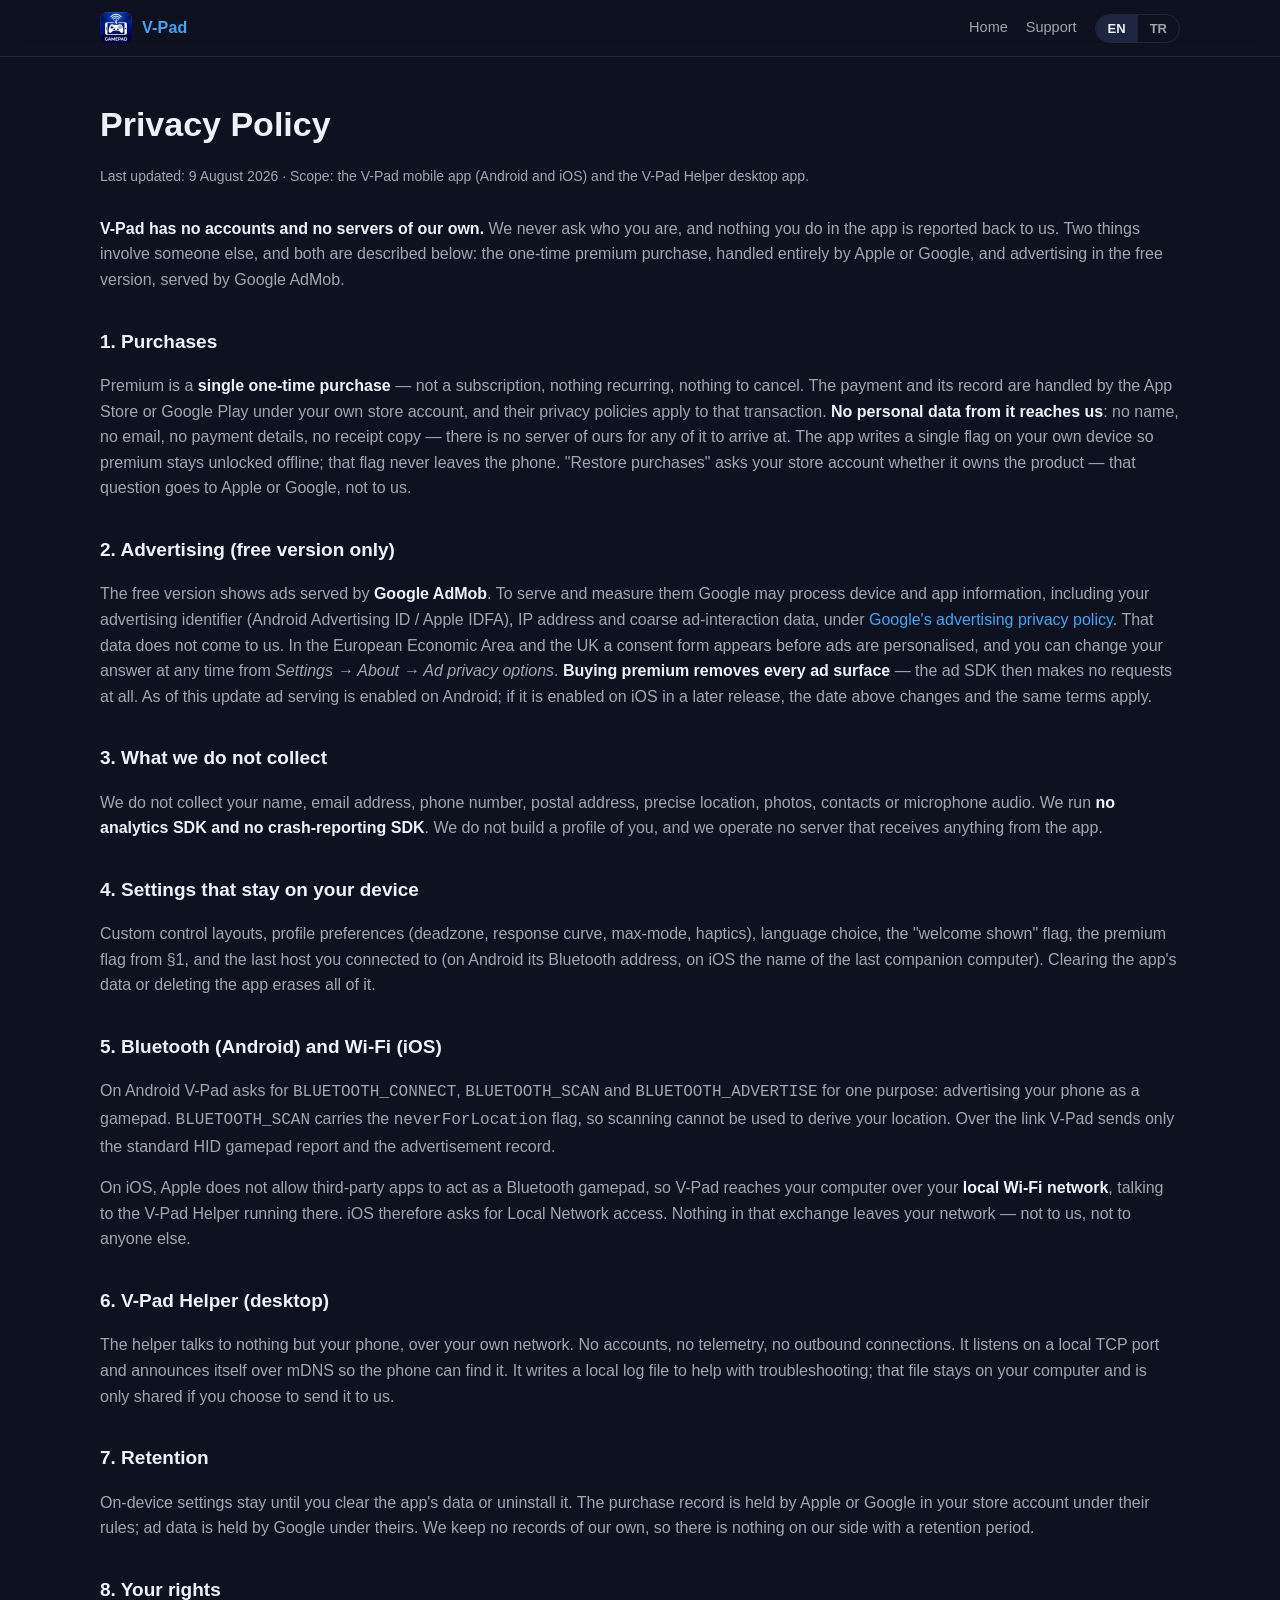
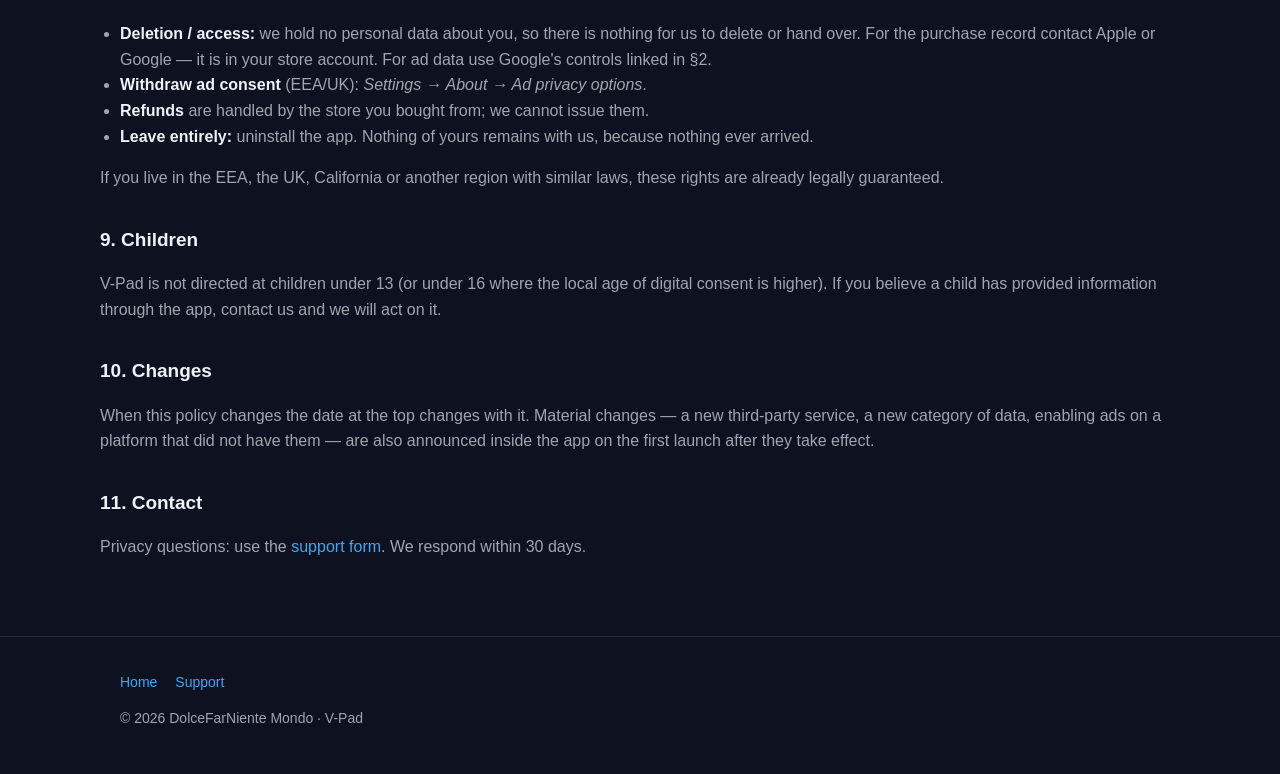
<file: privacy.html>
<!doctype html>
<html lang="en" data-lang="en">
<head>
<meta charset="utf-8">
<meta name="viewport" content="width=device-width, initial-scale=1">
<title>V-Pad — Privacy Policy</title>
<meta name="description" content="V-Pad privacy policy: no accounts, no servers of ours. Purchases are handled by Apple or Google; the free version shows ads through Google AdMob.">
<link rel="icon" href="assets/icon.png">
<link rel="stylesheet" href="assets/style.css">
<link rel="canonical" href="https://vpadcontroller.com/privacy.html">
<meta property="og:url" content="https://vpadcontroller.com/privacy.html">

</head>
<body>

<header>
  <div class="wrap bar">
    <a class="brand" href="./"><img src="assets/icon.png" alt=""> V-Pad</a>
    <nav>
      <a href="./"><span lang="en">Home</span><span lang="tr">Ana sayfa</span></a>
      <a href="support.html"><span lang="en">Support</span><span lang="tr">Destek</span></a>
      <div class="langs">
        <button data-lang="en" aria-pressed="true">EN</button>
        <button data-lang="tr" aria-pressed="false">TR</button>
      </div>
    </nav>
  </div>
</header>

<article class="doc wrap">
  <h1><span lang="en">Privacy Policy</span><span lang="tr">Gizlilik Politikası</span></h1>
  <p class="updated">
    <span lang="en">Last updated: 9 August 2026 · Scope: the V-Pad mobile app (Android and iOS) and the V-Pad Helper desktop app.</span>
    <span lang="tr">Son güncelleme: 9 Ağustos 2026 · Kapsam: V-Pad mobil uygulaması (Android ve iOS) ve V-Pad Helper masaüstü uygulaması.</span>
  </p>

  <p>
    <span lang="en"><strong>V-Pad has no accounts and no servers of our own.</strong> We never ask who you are, and nothing you do in the app is reported back to us. Two things involve someone else, and both are described below: the one-time premium purchase, handled entirely by Apple or Google, and advertising in the free version, served by Google AdMob.</span>
    <span lang="tr"><strong>V-Pad'in hesap sistemi ve kendine ait sunucusu yoktur.</strong> Kim olduğunuzu hiç sormuyoruz ve uygulamada yaptıklarınız bize geri bildirilmiyor. Üçüncü tarafı ilgilendiren iki konu var, ikisi de aşağıda anlatılıyor: tamamen Apple veya Google tarafından yürütülen tek seferlik premium satın alma ve ücretsiz sürümde Google AdMob tarafından sunulan reklamlar.</span>
  </p>

  <h2><span lang="en">1. Purchases</span><span lang="tr">1. Satın alma</span></h2>
  <p>
    <span lang="en">Premium is a <strong>single one-time purchase</strong> — not a subscription, nothing recurring, nothing to cancel. The payment and its record are handled by the App Store or Google Play under your own store account, and their privacy policies apply to that transaction. <strong>No personal data from it reaches us</strong>: no name, no email, no payment details, no receipt copy — there is no server of ours for any of it to arrive at. The app writes a single flag on your own device so premium stays unlocked offline; that flag never leaves the phone. "Restore purchases" asks your store account whether it owns the product — that question goes to Apple or Google, not to us.</span>
    <span lang="tr">Premium <strong>tek seferlik bir satın almadır</strong> — abonelik değil, yinelenen ödeme yok, iptal edilecek bir şey yok. Ödeme ve kaydı, sizin mağaza hesabınız altında App Store veya Google Play tarafından yürütülür; o işleme mağazanın gizlilik politikası uygulanır. <strong>Bize hiçbir kişisel veri gelmez</strong>: ad, e-posta, ödeme bilgisi, makbuz kopyası yok — zaten bunların ulaşabileceği bir sunucumuz yok. Uygulama, premium internetsizken de açık kalsın diye cihazınıza tek bir işaret yazar; o işaret telefondan hiç çıkmaz. "Satın alımları geri yükle", ürünün mağaza hesabınıza ait olup olmadığını sorar — bu soru Apple veya Google'a gider, bize değil.</span>
  </p>

  <h2><span lang="en">2. Advertising (free version only)</span><span lang="tr">2. Reklamlar (yalnızca ücretsiz sürüm)</span></h2>
  <p>
    <span lang="en">The free version shows ads served by <strong>Google AdMob</strong>. To serve and measure them Google may process device and app information, including your advertising identifier (Android Advertising ID / Apple IDFA), IP address and coarse ad-interaction data, under <a href="https://policies.google.com/technologies/ads">Google's advertising privacy policy</a>. That data does not come to us. In the European Economic Area and the UK a consent form appears before ads are personalised, and you can change your answer at any time from <em>Settings → About → Ad privacy options</em>. <strong>Buying premium removes every ad surface</strong> — the ad SDK then makes no requests at all. As of this update ad serving is enabled on Android; if it is enabled on iOS in a later release, the date above changes and the same terms apply.</span>
    <span lang="tr">Ücretsiz sürüm <strong>Google AdMob</strong> tarafından sunulan reklamlar gösterir. Reklamı sunmak ve ölçmek için Google, cihaz ve uygulama bilgilerini işleyebilir; buna reklam kimliğiniz (Android Advertising ID / Apple IDFA), IP adresiniz ve kaba reklam etkileşim verisi dahildir — <a href="https://policies.google.com/technologies/ads">Google'ın reklam gizlilik politikası</a> geçerlidir. Bu veriler bize gelmez. Avrupa Ekonomik Alanı ve Birleşik Krallık'ta reklamlar kişiselleştirilmeden önce bir rıza formu çıkar; cevabınızı dilediğiniz zaman <em>Ayarlar → Hakkında → Reklam gizlilik seçenekleri</em>'nden değiştirebilirsiniz. <strong>Premium satın almak tüm reklam yüzeylerini kaldırır</strong> — reklam SDK'sı o durumda hiç istek yapmaz. Bu güncelleme itibarıyla reklam sunumu Android'de etkindir; sonraki bir sürümde iOS'ta da etkinleştirilirse yukarıdaki tarih değişir ve aynı koşullar geçerli olur.</span>
  </p>

  <h2><span lang="en">3. What we do not collect</span><span lang="tr">3. Toplamadıklarımız</span></h2>
  <p>
    <span lang="en">We do not collect your name, email address, phone number, postal address, precise location, photos, contacts or microphone audio. We run <strong>no analytics SDK and no crash-reporting SDK</strong>. We do not build a profile of you, and we operate no server that receives anything from the app.</span>
    <span lang="tr">Adınızı, e-posta adresinizi, telefon numaranızı, posta adresinizi, kesin konumunuzu, fotoğraflarınızı, rehberinizi veya mikrofon sesinizi toplamıyoruz. <strong>Hiçbir analitik SDK'sı ve çökme raporlama SDK'sı</strong> çalıştırmıyoruz. Sizinle ilgili profil oluşturmuyoruz ve uygulamadan veri alan bir sunucu işletmiyoruz.</span>
  </p>

  <h2><span lang="en">4. Settings that stay on your device</span><span lang="tr">4. Cihazınızda kalan ayarlar</span></h2>
  <p>
    <span lang="en">Custom control layouts, profile preferences (deadzone, response curve, max-mode, haptics), language choice, the "welcome shown" flag, the premium flag from §1, and the last host you connected to (on Android its Bluetooth address, on iOS the name of the last companion computer). Clearing the app's data or deleting the app erases all of it.</span>
    <span lang="tr">Özel kontrol düzenleri, profil tercihleri (ölü bölge, tepki eğrisi, max mod, titreşim), dil seçimi, "karşılama gösterildi" işareti, §1'deki premium işareti ve en son bağlandığınız host (Android'de Bluetooth adresi, iOS'ta en son kullanılan yardımcı bilgisayarın adı). Uygulama verisini temizlemek ya da uygulamayı silmek hepsini siler.</span>
  </p>

  <h2><span lang="en">5. Bluetooth (Android) and Wi-Fi (iOS)</span><span lang="tr">5. Bluetooth (Android) ve Wi-Fi (iOS)</span></h2>
  <p>
    <span lang="en">On Android V-Pad asks for <code>BLUETOOTH_CONNECT</code>, <code>BLUETOOTH_SCAN</code> and <code>BLUETOOTH_ADVERTISE</code> for one purpose: advertising your phone as a gamepad. <code>BLUETOOTH_SCAN</code> carries the <code>neverForLocation</code> flag, so scanning cannot be used to derive your location. Over the link V-Pad sends only the standard HID gamepad report and the advertisement record.</span>
    <span lang="tr">Android'de V-Pad, <code>BLUETOOTH_CONNECT</code>, <code>BLUETOOTH_SCAN</code> ve <code>BLUETOOTH_ADVERTISE</code> izinlerini tek bir amaç için ister: telefonu gamepad olarak tanıtmak. <code>BLUETOOTH_SCAN</code> izninde <code>neverForLocation</code> işareti bulunur, yani tarama konumunuzu çıkarmak için kullanılamaz. Bağlantı üzerinden yalnızca standart HID gamepad raporu ve tanıtım kaydı gönderilir.</span>
  </p>
  <p>
    <span lang="en">On iOS, Apple does not allow third-party apps to act as a Bluetooth gamepad, so V-Pad reaches your computer over your <strong>local Wi-Fi network</strong>, talking to the V-Pad Helper running there. iOS therefore asks for Local Network access. Nothing in that exchange leaves your network — not to us, not to anyone else.</span>
    <span lang="tr">iOS'ta Apple, üçüncü taraf uygulamaların Bluetooth gamepad'i olmasına izin vermez; bu yüzden V-Pad bilgisayarınıza <strong>yerel Wi-Fi ağınız</strong> üzerinden, orada çalışan V-Pad Helper ile konuşarak ulaşır. Bu nedenle iOS Yerel Ağ izni ister. Bu alışverişte hiçbir şey ağınızın dışına çıkmaz — ne bize, ne başkasına.</span>
  </p>

  <h2><span lang="en">6. V-Pad Helper (desktop)</span><span lang="tr">6. V-Pad Helper (masaüstü)</span></h2>
  <p>
    <span lang="en">The helper talks to nothing but your phone, over your own network. No accounts, no telemetry, no outbound connections. It listens on a local TCP port and announces itself over mDNS so the phone can find it. It writes a local log file to help with troubleshooting; that file stays on your computer and is only shared if you choose to send it to us.</span>
    <span lang="tr">Yardımcı program yalnızca telefonunuzla, kendi ağınız üzerinden konuşur. Hesap yok, telemetri yok, dışa giden bağlantı yok. Yerel bir TCP portunu dinler ve telefonun bulabilmesi için kendini mDNS ile duyurur. Sorun gidermeye yardımcı olması için yerel bir log dosyası yazar; o dosya bilgisayarınızda kalır ve yalnızca siz bize göndermeyi seçerseniz paylaşılır.</span>
  </p>

  <h2><span lang="en">7. Retention</span><span lang="tr">7. Saklama</span></h2>
  <p>
    <span lang="en">On-device settings stay until you clear the app's data or uninstall it. The purchase record is held by Apple or Google in your store account under their rules; ad data is held by Google under theirs. We keep no records of our own, so there is nothing on our side with a retention period.</span>
    <span lang="tr">Cihazdaki ayarlar, uygulama verisini temizleyene ya da uygulamayı kaldırana kadar kalır. Satın alma kaydı, mağaza hesabınızda Apple veya Google tarafından kendi kurallarına göre; reklam verisi Google tarafından kendi politikasına göre tutulur. Kendimize ait hiçbir kayıt tutmadığımız için bizim tarafta saklama süresi olan bir şey yoktur.</span>
  </p>

  <h2><span lang="en">8. Your rights</span><span lang="tr">8. Haklarınız</span></h2>
  <ul>
    <li>
      <span lang="en"><strong>Deletion / access:</strong> we hold no personal data about you, so there is nothing for us to delete or hand over. For the purchase record contact Apple or Google — it is in your store account. For ad data use Google's controls linked in §2.</span>
      <span lang="tr"><strong>Silme / erişim:</strong> hakkınızda kişisel veri tutmuyoruz, dolayısıyla silecek veya teslim edecek bir şeyimiz yok. Satın alma kaydı için Apple veya Google ile iletişime geçin — kayıt sizin mağaza hesabınızda. Reklam verisi için §2'de bağlantısı verilen Google kontrollerini kullanın.</span>
    </li>
    <li>
      <span lang="en"><strong>Withdraw ad consent</strong> (EEA/UK): <em>Settings → About → Ad privacy options</em>.</span>
      <span lang="tr"><strong>Reklam rızasını geri çekmek</strong> (AEA/BK): <em>Ayarlar → Hakkında → Reklam gizlilik seçenekleri</em>.</span>
    </li>
    <li>
      <span lang="en"><strong>Refunds</strong> are handled by the store you bought from; we cannot issue them.</span>
      <span lang="tr"><strong>Geri ödemeler</strong> satın aldığınız mağaza tarafından yürütülür; biz geri ödeme yapamayız.</span>
    </li>
    <li>
      <span lang="en"><strong>Leave entirely:</strong> uninstall the app. Nothing of yours remains with us, because nothing ever arrived.</span>
      <span lang="tr"><strong>Tamamen ayrılmak:</strong> uygulamayı kaldırın. Bizde hiçbir şeyiniz kalmaz, çünkü hiçbir zaman bir şey ulaşmadı.</span>
    </li>
  </ul>
  <p>
    <span lang="en">If you live in the EEA, the UK, California or another region with similar laws, these rights are already legally guaranteed.</span>
    <span lang="tr">Avrupa Ekonomik Alanı, Birleşik Krallık, Kaliforniya ya da benzer yasalara sahip başka bir bölgede yaşıyorsanız, bu haklar hâlihazırda yasal olarak güvence altındadır.</span>
  </p>

  <h2><span lang="en">9. Children</span><span lang="tr">9. Çocuklar</span></h2>
  <p>
    <span lang="en">V-Pad is not directed at children under 13 (or under 16 where the local age of digital consent is higher). If you believe a child has provided information through the app, contact us and we will act on it.</span>
    <span lang="tr">V-Pad 13 yaşından küçük çocuklara (yerel dijital rıza yaşı daha yüksekse 16 yaşından küçüklere) yönelik değildir. Bir çocuğun uygulama üzerinden bilgi verdiğini düşünüyorsanız bize ulaşın, gereğini yaparız.</span>
  </p>

  <h2><span lang="en">10. Changes</span><span lang="tr">10. Değişiklikler</span></h2>
  <p>
    <span lang="en">When this policy changes the date at the top changes with it. Material changes — a new third-party service, a new category of data, enabling ads on a platform that did not have them — are also announced inside the app on the first launch after they take effect.</span>
    <span lang="tr">Politika değiştiğinde en üstteki tarih de değişir. Esaslı değişiklikler — yeni bir üçüncü taraf servis, yeni bir veri kategorisi, daha önce reklam olmayan bir platformda reklamların etkinleştirilmesi — yürürlüğe girdikten sonraki ilk açılışta uygulama içinde de duyurulur.</span>
  </p>

  <h2><span lang="en">11. Contact</span><span lang="tr">11. İletişim</span></h2>
  <p>
    <span lang="en">Privacy questions: use the <a href="support.html">support form</a>. We respond within 30 days.</span>
    <span lang="tr">Gizlilik soruları için: <a href="support.html">destek formunu</a> kullanın. 30 gün içinde yanıt veriyoruz.</span>
  </p>
</article>

<footer>
  <div class="wrap">
    <div class="links">
      <a href="./"><span lang="en">Home</span><span lang="tr">Ana sayfa</span></a>
      <a href="support.html"><span lang="en">Support</span><span lang="tr">Destek</span></a>
    </div>
    <p style="margin:0">© 2026 DolceFarNiente Mondo · V-Pad</p>
  </div>
</footer>

<script src="assets/site.js"></script>
</body>
</html>
</file>
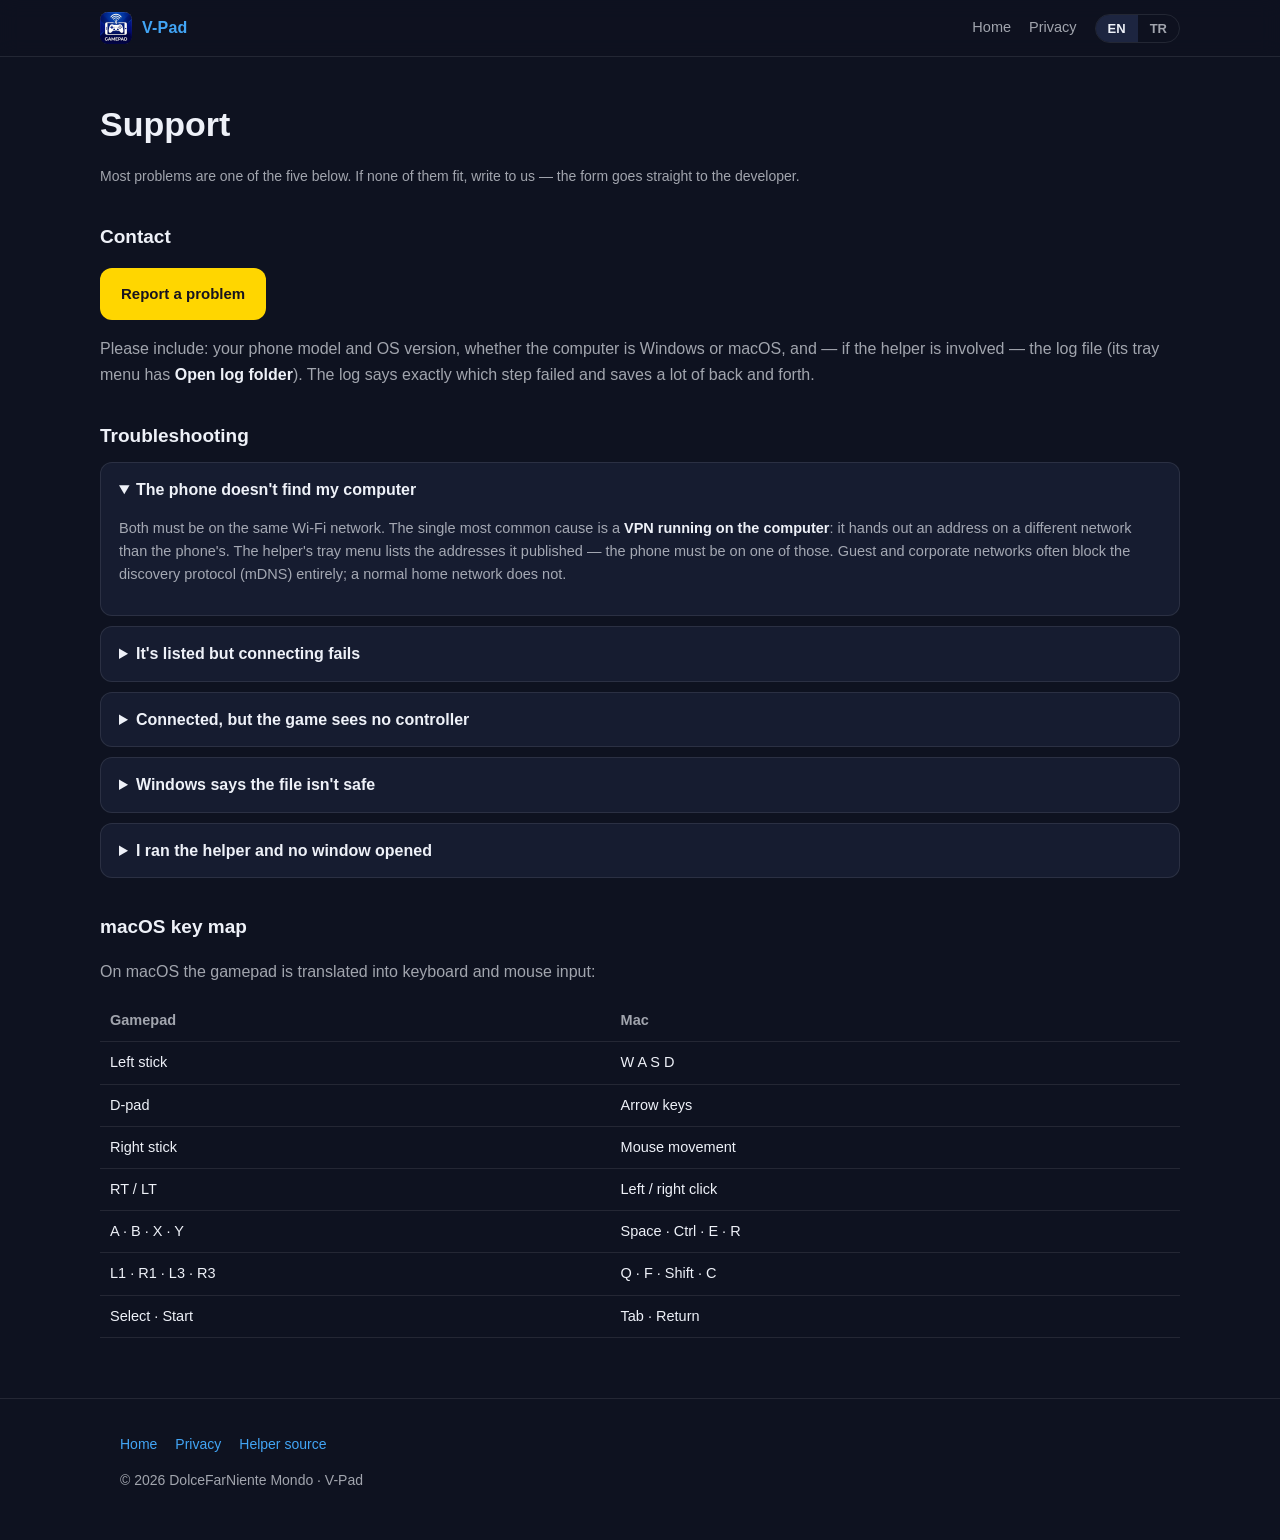
<file: support.html>
<!doctype html>
<html lang="en" data-lang="en">
<head>
<meta charset="utf-8">
<meta name="viewport" content="width=device-width, initial-scale=1">
<title>V-Pad — Support</title>
<meta name="description" content="V-Pad support: setup help, troubleshooting for Windows and macOS, and how to reach us.">
<link rel="icon" href="assets/icon.png">
<link rel="stylesheet" href="assets/style.css">
<link rel="canonical" href="https://vpadcontroller.com/support.html">
<meta property="og:url" content="https://vpadcontroller.com/support.html">

</head>
<body>

<header>
  <div class="wrap bar">
    <a class="brand" href="./"><img src="assets/icon.png" alt=""> V-Pad</a>
    <nav>
      <a href="./"><span lang="en">Home</span><span lang="tr">Ana sayfa</span></a>
      <a href="privacy.html"><span lang="en">Privacy</span><span lang="tr">Gizlilik</span></a>
      <div class="langs">
        <button data-lang="en" aria-pressed="true">EN</button>
        <button data-lang="tr" aria-pressed="false">TR</button>
      </div>
    </nav>
  </div>
</header>

<article class="doc wrap">
  <h1><span lang="en">Support</span><span lang="tr">Destek</span></h1>
  <p class="updated">
    <span lang="en">Most problems are one of the five below. If none of them fit, write to us — the form goes straight to the developer.</span>
    <span lang="tr">Sorunların çoğu aşağıdaki beşten biri. Hiçbiri uymuyorsa bize yaz — form doğrudan geliştiriciye gidiyor.</span>
  </p>

  <h2><span lang="en">Contact</span><span lang="tr">İletişim</span></h2>
  <p>
    <a class="btn btn-primary" href="https://docs.google.com/forms/d/e/1FAIpQLSc1y3_2mH6MNbhffLwuKSNb5i9ykpjdBplUWf9En8KvGXrw_Q/viewform">
      <span lang="en">Report a problem</span><span lang="tr">Sorun bildir</span>
    </a>
  </p>
  <p>
    <span lang="en">Please include: your phone model and OS version, whether the computer is Windows or macOS, and — if the helper is involved — the log file (its tray menu has <strong>Open log folder</strong>). The log says exactly which step failed and saves a lot of back and forth.</span>
    <span lang="tr">Lütfen şunları ekle: telefon modeli ve işletim sistemi sürümü, bilgisayar Windows mı macOS mu, ve yardımcı program konuysa log dosyası (tepsi menüsünde <strong>Open log folder</strong> var). Log hangi adımda takıldığını tam olarak yazıyor ve karşılıklı yazışmadan çok zaman kazandırıyor.</span>
  </p>

  <h2><span lang="en">Troubleshooting</span><span lang="tr">Sorun giderme</span></h2>

  <details open>
    <summary><span lang="en">The phone doesn't find my computer</span><span lang="tr">Telefon bilgisayarımı bulamıyor</span></summary>
    <p>
      <span lang="en">Both must be on the same Wi-Fi network. The single most common cause is a <strong>VPN running on the computer</strong>: it hands out an address on a different network than the phone's. The helper's tray menu lists the addresses it published — the phone must be on one of those. Guest and corporate networks often block the discovery protocol (mDNS) entirely; a normal home network does not.</span>
      <span lang="tr">İkisi de aynı Wi-Fi ağında olmalı. En sık sebep <strong>bilgisayarda açık olan bir VPN</strong>: telefondan farklı bir ağda adres veriyor. Yardımcı programın tepsi menüsü yayınladığı adresleri gösteriyor — telefonun o adreslerden birinin ağında olması lazım. Misafir ve kurumsal ağlar keşif protokolünü (mDNS) tamamen engelliyor olabilir; normal bir ev ağı engellemez.</span>
    </p>
  </details>

  <details>
    <summary><span lang="en">It's listed but connecting fails</span><span lang="tr">Listede çıkıyor ama bağlanmıyor</span></summary>
    <p>
      <span lang="en">The Windows firewall prompt was most likely declined. Open Windows Defender Firewall → <em>Allow an app through firewall</em> and tick <strong>V-Pad Helper</strong> for private networks. Then quit and reopen the helper.</span>
      <span lang="tr">Büyük olasılıkla Windows güvenlik duvarı istemi reddedilmiş. Windows Defender Güvenlik Duvarı → <em>Uygulamaya izin ver</em> bölümünden <strong>V-Pad Helper</strong>'ı özel ağlar için işaretle. Sonra yardımcıyı kapat ve yeniden aç.</span>
    </p>
  </details>

  <details>
    <summary><span lang="en">Connected, but the game sees no controller</span><span lang="tr">Bağlandı ama oyun kumandayı görmüyor</span></summary>
    <p>
      <span lang="en"><strong>Windows:</strong> the gamepad driver (ViGEmBus) is missing. The helper offers it on first run; you can also install it any time from the tray menu, and it says so plainly when it is absent. After installing, check <em>Win+R → joy.cpl</em>: an "Xbox 360 Controller for Windows" should be listed. If the driver was just installed, quit and reopen the helper. In Steam, also enable <em>Settings → Controller → Generic Gamepad Configuration Support</em>.</span>
      <span lang="tr"><strong>Windows:</strong> gamepad sürücüsü (ViGEmBus) eksik. Yardımcı program ilk açılışta öneriyor; tepsi menüsünden de her zaman kurabilirsin ve eksikse bunu açıkça yazıyor. Kurduktan sonra <em>Win+R → joy.cpl</em>'e bak: listede "Xbox 360 Controller for Windows" görünmeli. Sürücüyü yeni kurduysan yardımcıyı kapat-aç. Steam'de ayrıca <em>Ayarlar → Kontrolcü → Genel Gamepad Yapılandırma Desteği</em>'ni aç.</span>
    </p>
    <p>
      <span lang="en"><strong>macOS:</strong> grant Accessibility permission to the helper (System Settings → Privacy &amp; Security → Accessibility), otherwise macOS accepts the input and silently discards it. Note that on macOS the pad is mapped to keyboard and mouse, not to a real controller — games that require a gamepad will not see one.</span>
      <span lang="tr"><strong>macOS:</strong> yardımcıya Erişilebilirlik izni ver (Sistem Ayarları → Gizlilik ve Güvenlik → Erişilebilirlik), yoksa macOS girdiyi kabul edip sessizce çöpe atıyor. Ayrıca macOS'ta pad klavye ve fareye eşleniyor, gerçek bir kumandaya değil — kumanda zorunlu olan oyunlar bir kumanda görmez.</span>
    </p>
  </details>

  <details>
    <summary><span lang="en">Windows says the file isn't safe</span><span lang="tr">Windows dosyanın güvenli olmadığını söylüyor</span></summary>
    <p>
      <span lang="en">The helper is not code-signed yet, so SmartScreen shows "Windows protected your PC" for any new file it has not seen before. Choose <em>More info → Run anyway</em>. The source is public if you want to check it first.</span>
      <span lang="tr">Yardımcı program henüz kod imzalı değil; SmartScreen daha önce görmediği her yeni dosya için "Windows bu PC'yi korudu" uyarısını gösteriyor. <em>Daha fazla bilgi → Yine de çalıştır</em>'ı seç. Önce incelemek istersen kaynağı herkese açık.</span>
    </p>
  </details>

  <details>
    <summary><span lang="en">I ran the helper and no window opened</span><span lang="tr">Yardımcıyı çalıştırdım, hiç pencere açılmadı</span></summary>
    <p>
      <span lang="en">That is normal — it is a tray app, not a window. Look next to the clock; on Windows 11 new tray icons start out hidden behind the <strong>^</strong> arrow. A notification on first run confirms it started.</span>
      <span lang="tr">Bu normal — pencereli bir uygulama değil, tepsi uygulaması. Saatin yanına bak; Windows 11'de yeni tepsi ikonları başlangıçta <strong>^</strong> okunun arkasında saklı olur. İlk açılışta çıkan bildirim başladığını doğruluyor.</span>
    </p>
  </details>

  <h2><span lang="en">macOS key map</span><span lang="tr">macOS tuş eşlemesi</span></h2>
  <p>
    <span lang="en">On macOS the gamepad is translated into keyboard and mouse input:</span>
    <span lang="tr">macOS'ta gamepad, klavye ve fare girdisine çevriliyor:</span>
  </p>
  <table class="map">
    <tr><th><span lang="en">Gamepad</span><span lang="tr">Gamepad</span></th><th><span lang="en">Mac</span><span lang="tr">Mac</span></th></tr>
    <tr><td><span lang="en">Left stick</span><span lang="tr">Sol analog</span></td><td>W A S D</td></tr>
    <tr><td><span lang="en">D-pad</span><span lang="tr">Yön tuşları</span></td><td><span lang="en">Arrow keys</span><span lang="tr">Ok tuşları</span></td></tr>
    <tr><td><span lang="en">Right stick</span><span lang="tr">Sağ analog</span></td><td><span lang="en">Mouse movement</span><span lang="tr">Fare hareketi</span></td></tr>
    <tr><td>RT / LT</td><td><span lang="en">Left / right click</span><span lang="tr">Sol / sağ tık</span></td></tr>
    <tr><td>A · B · X · Y</td><td>Space · Ctrl · E · R</td></tr>
    <tr><td>L1 · R1 · L3 · R3</td><td>Q · F · Shift · C</td></tr>
    <tr><td>Select · Start</td><td>Tab · Return</td></tr>
  </table>
</article>

<footer>
  <div class="wrap">
    <div class="links">
      <a href="./"><span lang="en">Home</span><span lang="tr">Ana sayfa</span></a>
      <a href="privacy.html"><span lang="en">Privacy</span><span lang="tr">Gizlilik</span></a>
      <a href="https://github.com/svolkancav/vpad-helper"><span lang="en">Helper source</span><span lang="tr">Yardımcının kaynağı</span></a>
    </div>
    <p style="margin:0">© 2026 DolceFarNiente Mondo · V-Pad</p>
  </div>
</footer>

<script src="assets/site.js"></script>
</body>
</html>
</file>
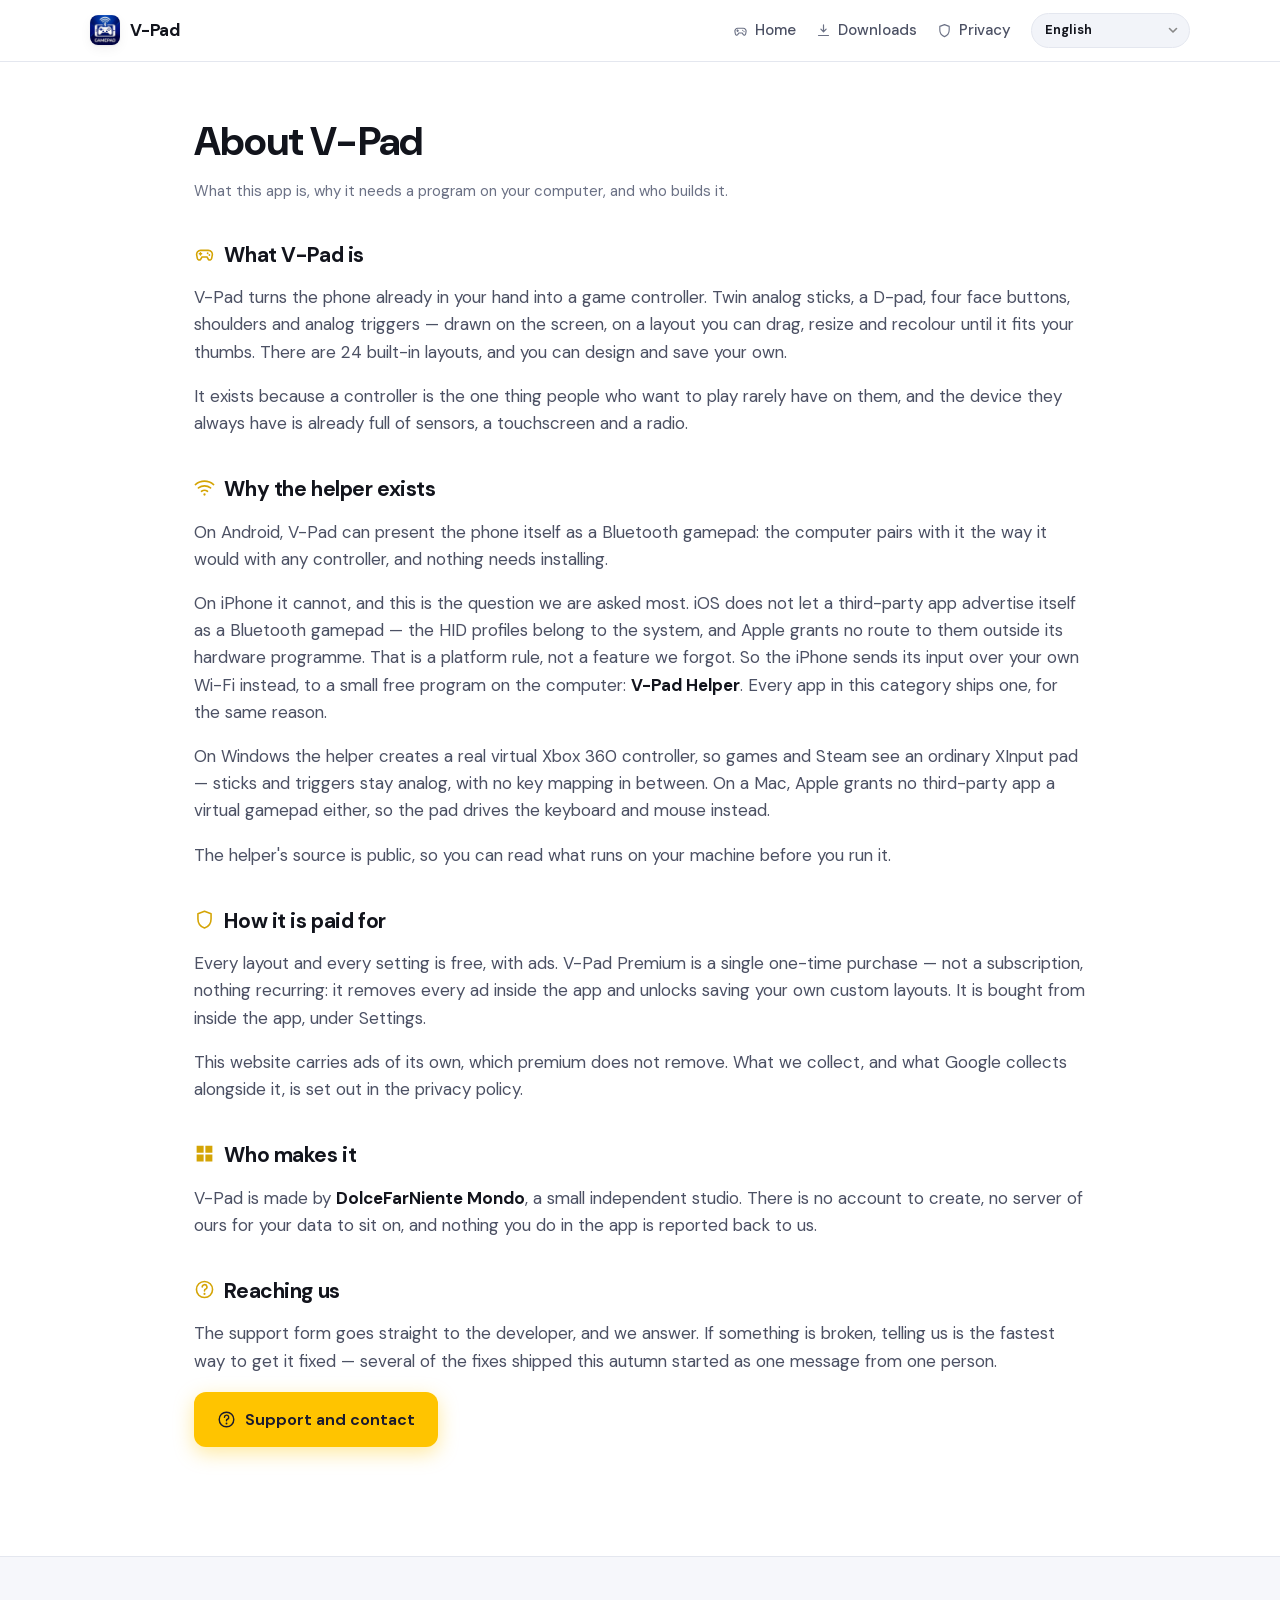
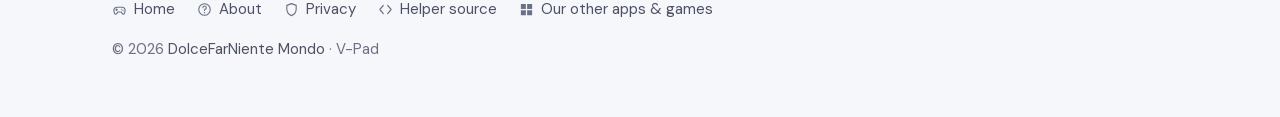
<file: docs/about.html>
<!doctype html>
<html lang="en" data-lang="en">
<head>
<meta charset="utf-8">
<meta name="viewport" content="width=device-width, initial-scale=1">
<title>V-Pad — About</title>
<meta name="description" content="What V-Pad is, why the iPhone needs a helper program on your computer, how the app is paid for, and who builds it.">
<link rel="icon" href="assets/icon.png">
<link rel="stylesheet" href="assets/style.css">
<link rel="canonical" href="https://vpadcontroller.com/about">
<meta property="og:url" content="https://vpadcontroller.com/about">
<!-- SEO:BEGIN -->
<!-- Makineler için: sosyal kart ve yapısal veri. Bu blok
     tools/seo-update.py tarafından üretiliyor — elle düzenlemeyin,
     aracı çalıştırın. -->
<meta property="og:title" content="V-Pad — About">
<meta property="og:description" content="What V-Pad is, why the iPhone needs a helper program on your computer, how the app is paid for, and who builds it.">
<meta property="og:type" content="website">
<meta property="og:site_name" content="V-Pad">
<meta property="og:locale" content="en_US">
<meta property="og:locale:alternate" content="tr_TR">
<meta property="og:locale:alternate" content="de_DE">
<meta property="og:locale:alternate" content="es_ES">
<meta property="og:locale:alternate" content="fr_FR">
<meta property="og:locale:alternate" content="id_ID">
<meta property="og:locale:alternate" content="ja_JP">
<meta property="og:locale:alternate" content="ko_KR">
<meta property="og:locale:alternate" content="pt_BR">
<meta property="og:locale:alternate" content="ru_RU">
<meta property="og:locale:alternate" content="zh_CN">
<meta property="og:locale:alternate" content="ar_AR">
<meta property="og:image" content="https://vpadcontroller.com/assets/customise-banner.jpg">
<meta property="og:image:width" content="2200">
<meta property="og:image:height" content="1016">
<meta property="og:image:alt" content="A phone with the V-Pad customise sheet open, beside its layouts">
<meta name="twitter:card" content="summary_large_image">
<meta name="twitter:title" content="V-Pad — About">
<meta name="twitter:description" content="What V-Pad is, why the iPhone needs a helper program on your computer, how the app is paid for, and who builds it.">
<meta name="twitter:image" content="https://vpadcontroller.com/assets/customise-banner.jpg">
<script type="application/ld+json">
{
  "@context": "https://schema.org",
  "@type": "BreadcrumbList",
  "itemListElement": [
    {
      "@type": "ListItem",
      "position": 1,
      "name": "Home",
      "item": "https://vpadcontroller.com/"
    },
    {
      "@type": "ListItem",
      "position": 2,
      "name": "About",
      "item": "https://vpadcontroller.com/about"
    }
  ]
}
</script>
<!-- SEO:END -->
</head>
<body>

<!-- ICONS:BEGIN -->
<!-- ============================================================
     Icon sprite. Inlined into each page rather than fetched: a strict
     "no third-party requests" promise sits in our privacy policy, and
     external <use href="file.svg#id"> is still unreliable across
     browsers. Each symbol carries its own viewBox, so a caller is just
     <svg class="ico"><use href="#i-name"/></svg>.

     Colour comes from `currentColor` in every symbol — an icon inherits
     the text colour of whatever it sits next to, in either theme.
     ============================================================ -->
<svg width="0" height="0" aria-hidden="true" focusable="false" style="position:absolute">
  <defs>
    <symbol id="i-windows" viewBox="0 0 24 24">
      <path fill="currentColor" d="M3 4.7 10.5 3.7v7.4H3V4.7Zm9 .8L21 2.2v8.9h-9V5.5ZM3 12.9h7.5v7.4L3 19.3v-6.4Zm9 0h9v8.9L12 20.3v-7.4Z"/>
    </symbol>

    <symbol id="i-apple" viewBox="0 0 384 512">
      <path fill="currentColor" d="M318.7 268c-.2-36.7 16.4-64.4 50-84.8-18.8-26.9-47.2-41.7-84.7-44.6-35.5-2.8-74.3 20.7-88.5 20.7-15 0-49.4-19.7-76.4-19.7C71.2 141.6 24 184.4 24 269.7c0 25.2 4.6 51.2 13.8 78 12.3 35.2 56.6 121.5 102.8 120.1 24.1-.6 41.1-17.1 72.5-17.1 30.5 0 46.2 17.1 76.4 17.1 46.6-.7 86.7-79.1 98.4-114.4-62.6-29.5-59.2-86.4-59.2-88.4zm-51.1-155.2c24.7-29.3 22.5-56 21.8-65.6-21.9 1.3-47.2 15-61.6 31.9-15.9 18.2-25.2 40.7-23.2 64.7 23.7 1.8 45.3-10.4 63-30.9z"/>
    </symbol>

    <!-- The eyes are holes punched with evenodd, so the icon works on any ground. -->
    <symbol id="i-android" viewBox="0 0 24 24">
      <path fill="none" stroke="currentColor" stroke-width="1.5" stroke-linecap="round" d="M7.6 3.6 9 6M16.4 3.6 15 6"/>
      <path fill="currentColor" fill-rule="evenodd" d="M4 13.4a8 8 0 0 1 16 0v.7H4v-.7Zm5.1-2.5a1.05 1.05 0 1 1 0-2.1 1.05 1.05 0 0 1 0 2.1Zm5.8 0a1.05 1.05 0 1 1 0-2.1 1.05 1.05 0 0 1 0 2.1Z"/>
      <rect fill="currentColor" x="4" y="15.6" width="16" height="4.8" rx="2.2"/>
    </symbol>

    <symbol id="i-play" viewBox="0 0 512 512">
      <path fill="currentColor" d="M325.3 234.3 104.6 13l280.8 161.2-60.1 60.1zM47 0C34 6.8 25.3 19.2 25.3 35.3v441.3c0 16.1 8.7 28.5 21.7 35.3l256.6-256L47 0zm425.2 225.6-58.9-34.1-65.7 65.5 65.7 65.5 60.1-34.1c18-14.3 18-46.5-1.2-62.8zM104.6 499l280.8-161.2-60.1-60.1L104.6 499z"/>
    </symbol>

    <symbol id="i-bluetooth" viewBox="0 0 24 24">
      <path fill="none" stroke="currentColor" stroke-width="1.9" stroke-linecap="round" stroke-linejoin="round"
            d="M6.8 6.8 17.2 17.2 12 22.4V1.6l5.2 5.2L6.8 17.2"/>
    </symbol>

    <symbol id="i-wifi" viewBox="0 0 24 24">
      <path fill="none" stroke="currentColor" stroke-width="1.9" stroke-linecap="round"
            d="M1.6 8.6a16 16 0 0 1 20.8 0M5.1 12.5a11 11 0 0 1 13.8 0M8.6 16.3a6 6 0 0 1 6.8 0"/>
      <circle fill="currentColor" cx="12" cy="20" r="1.3"/>
    </symbol>

    <symbol id="i-download" viewBox="0 0 24 24">
      <path fill="none" stroke="currentColor" stroke-width="1.9" stroke-linecap="round" stroke-linejoin="round"
            d="M12 3v11m0 0 4.2-4.2M12 14l-4.2-4.2M4 20h16"/>
    </symbol>

    <symbol id="i-apps" viewBox="0 0 24 24">
      <path fill="currentColor" d="M3 3h8v8H3V3Zm10 0h8v8h-8V3ZM3 13h8v8H3v-8Zm10 0h8v8h-8v-8Z"/>
    </symbol>

    <symbol id="i-shield" viewBox="0 0 24 24">
      <path fill="none" stroke="currentColor" stroke-width="1.8" stroke-linecap="round" stroke-linejoin="round"
            d="M12 2.6 4.5 5.4v5.9c0 4.8 3.1 8.9 7.5 10.5 4.4-1.6 7.5-5.7 7.5-10.5V5.4L12 2.6Z"/>
    </symbol>

    <symbol id="i-help" viewBox="0 0 24 24">
      <circle fill="none" stroke="currentColor" stroke-width="1.8" cx="12" cy="12" r="9.2"/>
      <path fill="none" stroke="currentColor" stroke-width="1.8" stroke-linecap="round"
            d="M9.4 9.1a2.7 2.7 0 1 1 3.6 2.6c-.7.3-1 .9-1 1.6v.3"/>
      <circle fill="currentColor" cx="12" cy="17" r="1.2"/>
    </symbol>

    <symbol id="i-code" viewBox="0 0 24 24">
      <path fill="none" stroke="currentColor" stroke-width="1.9" stroke-linecap="round" stroke-linejoin="round"
            d="M8.5 5.5 3 12l5.5 6.5M15.5 5.5 21 12l-5.5 6.5"/>
    </symbol>

    <symbol id="i-clock" viewBox="0 0 24 24">
      <circle fill="none" stroke="currentColor" stroke-width="1.8" cx="12" cy="12" r="9.2"/>
      <path fill="none" stroke="currentColor" stroke-width="1.8" stroke-linecap="round" d="M12 7.2V12l3.4 2.1"/>
    </symbol>

    <symbol id="i-gamepad" viewBox="0 0 24 24">
      <path fill="none" stroke="currentColor" stroke-width="1.8" stroke-linecap="round" stroke-linejoin="round"
            d="M7.6 8.4h8.8a4.6 4.6 0 0 1 4.5 5.5l-.7 3.7a2.2 2.2 0 0 1-3.8 1.1L14.9 16H9.1l-1.5 2.7a2.2 2.2 0 0 1-3.8-1.1l-.7-3.7a4.6 4.6 0 0 1 4.5-5.5Z"/>
      <path fill="none" stroke="currentColor" stroke-width="1.7" stroke-linecap="round" d="M7.4 11v2.6M6.1 12.3h2.6"/>
      <circle fill="currentColor" cx="15.6" cy="11.7" r="1.05"/>
      <circle fill="currentColor" cx="17.6" cy="13.7" r="1.05"/>
    </symbol>

    <symbol id="i-sliders" viewBox="0 0 24 24">
      <path fill="none" stroke="currentColor" stroke-width="1.8" stroke-linecap="round"
            d="M3 7h5M13 7h8M3 17h9M17 17h4"/>
      <circle fill="none" stroke="currentColor" stroke-width="1.8" cx="10.5" cy="7" r="2.4"/>
      <circle fill="none" stroke="currentColor" stroke-width="1.8" cx="14.5" cy="17" r="2.4"/>
    </symbol>

    <symbol id="i-route" viewBox="0 0 24 24">
      <circle fill="none" stroke="currentColor" stroke-width="1.8" cx="5.5" cy="5.5" r="2.6"/>
      <circle fill="none" stroke="currentColor" stroke-width="1.8" cx="18.5" cy="18.5" r="2.6"/>
      <path fill="none" stroke="currentColor" stroke-width="1.8" stroke-linecap="round" stroke-dasharray="1.6 3"
            d="M5.5 8.1v5.4a3 3 0 0 0 3 3h7.4"/>
    </symbol>

    <symbol id="i-info" viewBox="0 0 24 24">
      <circle fill="none" stroke="currentColor" stroke-width="1.8" cx="12" cy="12" r="9.2"/>
      <path fill="none" stroke="currentColor" stroke-width="1.9" stroke-linecap="round" d="M12 11.2v5.4"/>
      <circle fill="currentColor" cx="12" cy="7.9" r="1.2"/>
    </symbol>

    <symbol id="i-arrow" viewBox="0 0 24 24">
      <path fill="none" stroke="currentColor" stroke-width="1.9" stroke-linecap="round" stroke-linejoin="round"
            d="M4 12h15m0 0-5.2-5.2M19 12l-5.2 5.2"/>
    </symbol>
  </defs>
</svg>
<!-- ICONS:END -->

<header>
  <div class="wrap bar">
    <a class="brand" href="./"><img src="assets/icon.png" alt=""> V-Pad</a>
    <nav>
      <a href="./"><svg class="ico" aria-hidden="true"><use href="#i-gamepad"/></svg><span lang="en">Home</span><span lang="tr">Ana sayfa</span></a>
      <a href="/downloads"><svg class="ico" aria-hidden="true"><use href="#i-download"/></svg><span lang="en">Downloads</span><span lang="tr">İndirmeler</span></a>
      <a href="/privacy"><svg class="ico" aria-hidden="true"><use href="#i-shield"/></svg><span lang="en">Privacy</span><span lang="tr">Gizlilik</span></a>
      <div class="langs">
        <select aria-label="Language">
          <option value="en">English</option>
          <option value="tr">Türkçe</option>
          <option value="de">Deutsch</option>
          <option value="es">Español</option>
          <option value="fr">Français</option>
          <option value="id">Bahasa Indonesia</option>
          <option value="ja">日本語</option>
          <option value="ko">한국어</option>
          <option value="pt">Português</option>
          <option value="ru">Русский</option>
          <option value="zh">中文</option>
          <option value="ar">العربية</option>
        </select>
      </div>
    </nav>
  </div>
</header>

<article class="doc wrap">
  <h1><span lang="en">About V-Pad</span><span lang="tr">V-Pad hakkında</span></h1>
  <p class="updated">
    <span lang="en">What this app is, why it needs a program on your computer, and who builds it.</span>
    <span lang="tr">Bu uygulama nedir, bilgisayarında neden bir program gerekiyor, ve kim yapıyor.</span>
  </p>

  <h2><svg class="ico h-ico" aria-hidden="true"><use href="#i-gamepad"/></svg><span lang="en">What V-Pad is</span><span lang="tr">V-Pad nedir</span></h2>
  <p>
    <span lang="en">V-Pad turns the phone already in your hand into a game controller. Twin analog sticks, a D-pad, four face buttons, shoulders and analog triggers — drawn on the screen, on a layout you can drag, resize and recolour until it fits your thumbs. There are 24 built-in layouts, and you can design and save your own.</span>
    <span lang="tr">V-Pad, zaten elinde olan telefonu bir oyun kumandasına çevirir. İki analog çubuk, yön tuşu, dört tuş, omuzlar ve analog tetikler — ekrana çizilir, ve düzeni başparmağına uyana kadar sürükleyip boyutlandırıp renklendirebilirsin. 24 hazır düzen var; kendi düzenini de tasarlayıp kaydedebilirsin.</span>
  </p>
  <p>
    <span lang="en">It exists because a controller is the one thing people who want to play rarely have on them, and the device they always have is already full of sensors, a touchscreen and a radio.</span>
    <span lang="tr">Var olma sebebi basit: oynamak isteyen birinin yanında en az bulunan şey kumandadır, hep yanında olan cihaz ise zaten sensörler, dokunmatik ekran ve radyo ile dolu.</span>
  </p>

  <h2><svg class="ico h-ico" aria-hidden="true"><use href="#i-wifi"/></svg><span lang="en">Why the helper exists</span><span lang="tr">Yardımcı neden gerekiyor</span></h2>
  <p>
    <span lang="en">On Android, V-Pad can present the phone itself as a Bluetooth gamepad: the computer pairs with it the way it would with any controller, and nothing needs installing.</span>
    <span lang="tr">Android'de V-Pad telefonu doğrudan bir Bluetooth kumandası olarak gösterebiliyor: bilgisayar onu herhangi bir kumanda gibi eşleştiriyor ve hiçbir şey kurmak gerekmiyor.</span>
  </p>
  <p>
    <span lang="en">On iPhone it cannot, and this is the question we are asked most. iOS does not let a third-party app advertise itself as a Bluetooth gamepad — the HID profiles belong to the system, and Apple grants no route to them outside its hardware programme. That is a platform rule, not a feature we forgot. So the iPhone sends its input over your own Wi-Fi instead, to a small free program on the computer: <strong>V-Pad Helper</strong>. Every app in this category ships one, for the same reason.</span>
    <span lang="tr">iPhone'da bunu yapamıyor ve en çok sorulan soru bu. iOS, üçüncü taraf bir uygulamanın kendini Bluetooth kumandası olarak yayınlamasına izin vermiyor — HID profilleri sisteme ait ve Apple donanım programı dışında bir yol açmıyor. Bu bir platform kuralı, unuttuğumuz bir özellik değil. Bu yüzden iPhone girdiyi kendi Wi-Fi'ın üzerinden bilgisayardaki küçük ve ücretsiz bir programa gönderiyor: <strong>V-Pad Helper</strong>. Bu kategorideki her uygulama aynı sebeple bir yardımcıyla geliyor.</span>
  </p>
  <p>
    <span lang="en">On Windows the helper creates a real virtual Xbox 360 controller, so games and Steam see an ordinary XInput pad — sticks and triggers stay analog, with no key mapping in between. On a Mac, Apple grants no third-party app a virtual gamepad either, so the pad drives the keyboard and mouse instead.</span>
    <span lang="tr">Windows'ta yardımcı gerçek bir sanal Xbox 360 kumandası oluşturuyor; oyunlar ve Steam sıradan bir XInput kumandası görüyor — çubuklar ve tetikler analog kalıyor, araya tuş eşlemesi girmiyor. Mac'te ise Apple yine üçüncü taraf bir uygulamaya sanal kumanda vermiyor, o yüzden pad klavye ve fareyi sürüyor.</span>
  </p>
  <p>
    <span lang="en">The helper's source is public, so you can read what runs on your machine before you run it.</span>
    <span lang="tr">Yardımcının kaynağı herkese açık; bilgisayarında ne çalışacağını çalıştırmadan önce okuyabilirsin.</span>
  </p>

  <h2><svg class="ico h-ico" aria-hidden="true"><use href="#i-shield"/></svg><span lang="en">How it is paid for</span><span lang="tr">Nasıl karşılanıyor</span></h2>
  <p>
    <span lang="en">Every layout and every setting is free, with ads. V-Pad Premium is a single one-time purchase — not a subscription, nothing recurring: it removes every ad inside the app and unlocks saving your own custom layouts. It is bought from inside the app, under Settings.</span>
    <span lang="tr">Her düzen ve her ayar reklamlarla birlikte ücretsiz. V-Pad Premium tek seferlik bir satın alma — abonelik değil, yenilenen hiçbir şey yok: uygulama içindeki bütün reklamları kaldırır ve kendi özel düzenlerini kaydetmeyi açar. Uygulamanın içinden, Ayarlar'dan alınıyor.</span>
  </p>
  <p>
    <span lang="en">This website carries ads of its own, which premium does not remove. What we collect, and what Google collects alongside it, is set out in the privacy policy.</span>
    <span lang="tr">Bu web sitesinde de reklam var ve premium onları kaldırmıyor. Bizim ve yanı sıra Google'ın ne topladığı gizlilik politikasında yazılı.</span>
  </p>

  <h2><svg class="ico h-ico" aria-hidden="true"><use href="#i-apps"/></svg><span lang="en">Who makes it</span><span lang="tr">Kim yapıyor</span></h2>
  <p>
    <span lang="en">V-Pad is made by <strong>DolceFarNiente Mondo</strong>, a small independent studio. There is no account to create, no server of ours for your data to sit on, and nothing you do in the app is reported back to us.</span>
    <span lang="tr">V-Pad'i küçük ve bağımsız bir stüdyo olan <strong>DolceFarNiente Mondo</strong> yapıyor. Oluşturulacak bir hesap yok, verinin duracağı bize ait bir sunucu yok, ve uygulamada yaptığın hiçbir şey bize bildirilmiyor.</span>
  </p>

  <h2><svg class="ico h-ico" aria-hidden="true"><use href="#i-help"/></svg><span lang="en">Reaching us</span><span lang="tr">Bize ulaşmak</span></h2>
  <p>
    <span lang="en">The support form goes straight to the developer, and we answer. If something is broken, telling us is the fastest way to get it fixed — several of the fixes shipped this autumn started as one message from one person.</span>
    <span lang="tr">Destek formu doğrudan geliştiriciye gidiyor ve cevaplıyoruz. Bir şey bozuksa, düzelmesinin en hızlı yolu bize söylemen — bu sonbahar çıkan düzeltmelerin birkaçı tek bir kişinin tek bir mesajıyla başladı.</span>
  </p>
  <p>
    <a class="btn btn-primary" href="/support">
      <svg class="ico" aria-hidden="true"><use href="#i-help"/></svg><span lang="en">Support and contact</span><span lang="tr">Destek ve iletişim</span>
    </a>
  </p>
</article>

<footer>
  <div class="wrap">
    <div class="links">
      <a href="./"><svg class="ico" aria-hidden="true"><use href="#i-gamepad"/></svg><span lang="en">Home</span><span lang="tr">Ana sayfa</span></a>
      <a href="/about"><svg class="ico" aria-hidden="true"><use href="#i-help"/></svg><span lang="en">About</span><span lang="tr">Hakkında</span></a>
      <a href="/privacy"><svg class="ico" aria-hidden="true"><use href="#i-shield"/></svg><span lang="en">Privacy</span><span lang="tr">Gizlilik</span></a>
      <a href="https://github.com/svolkancav/vpad-helper"><svg class="ico" aria-hidden="true"><use href="#i-code"/></svg><span lang="en">Helper source</span><span lang="tr">Yardımcının kaynağı</span></a>
      <a href="https://dolcefarnientemondo.com/"><svg class="ico" aria-hidden="true"><use href="#i-apps"/></svg><span lang="en">Our other apps &amp; games</span><span lang="tr">Diğer uygulama ve oyunlarımız</span></a>
    </div>
    <p style="margin:0">© 2026 <a href="https://dolcefarnientemondo.com/">DolceFarNiente Mondo</a> · V-Pad</p>
  </div>
</footer>

<script src="assets/site.js"></script>
</body>
</html>
</file>
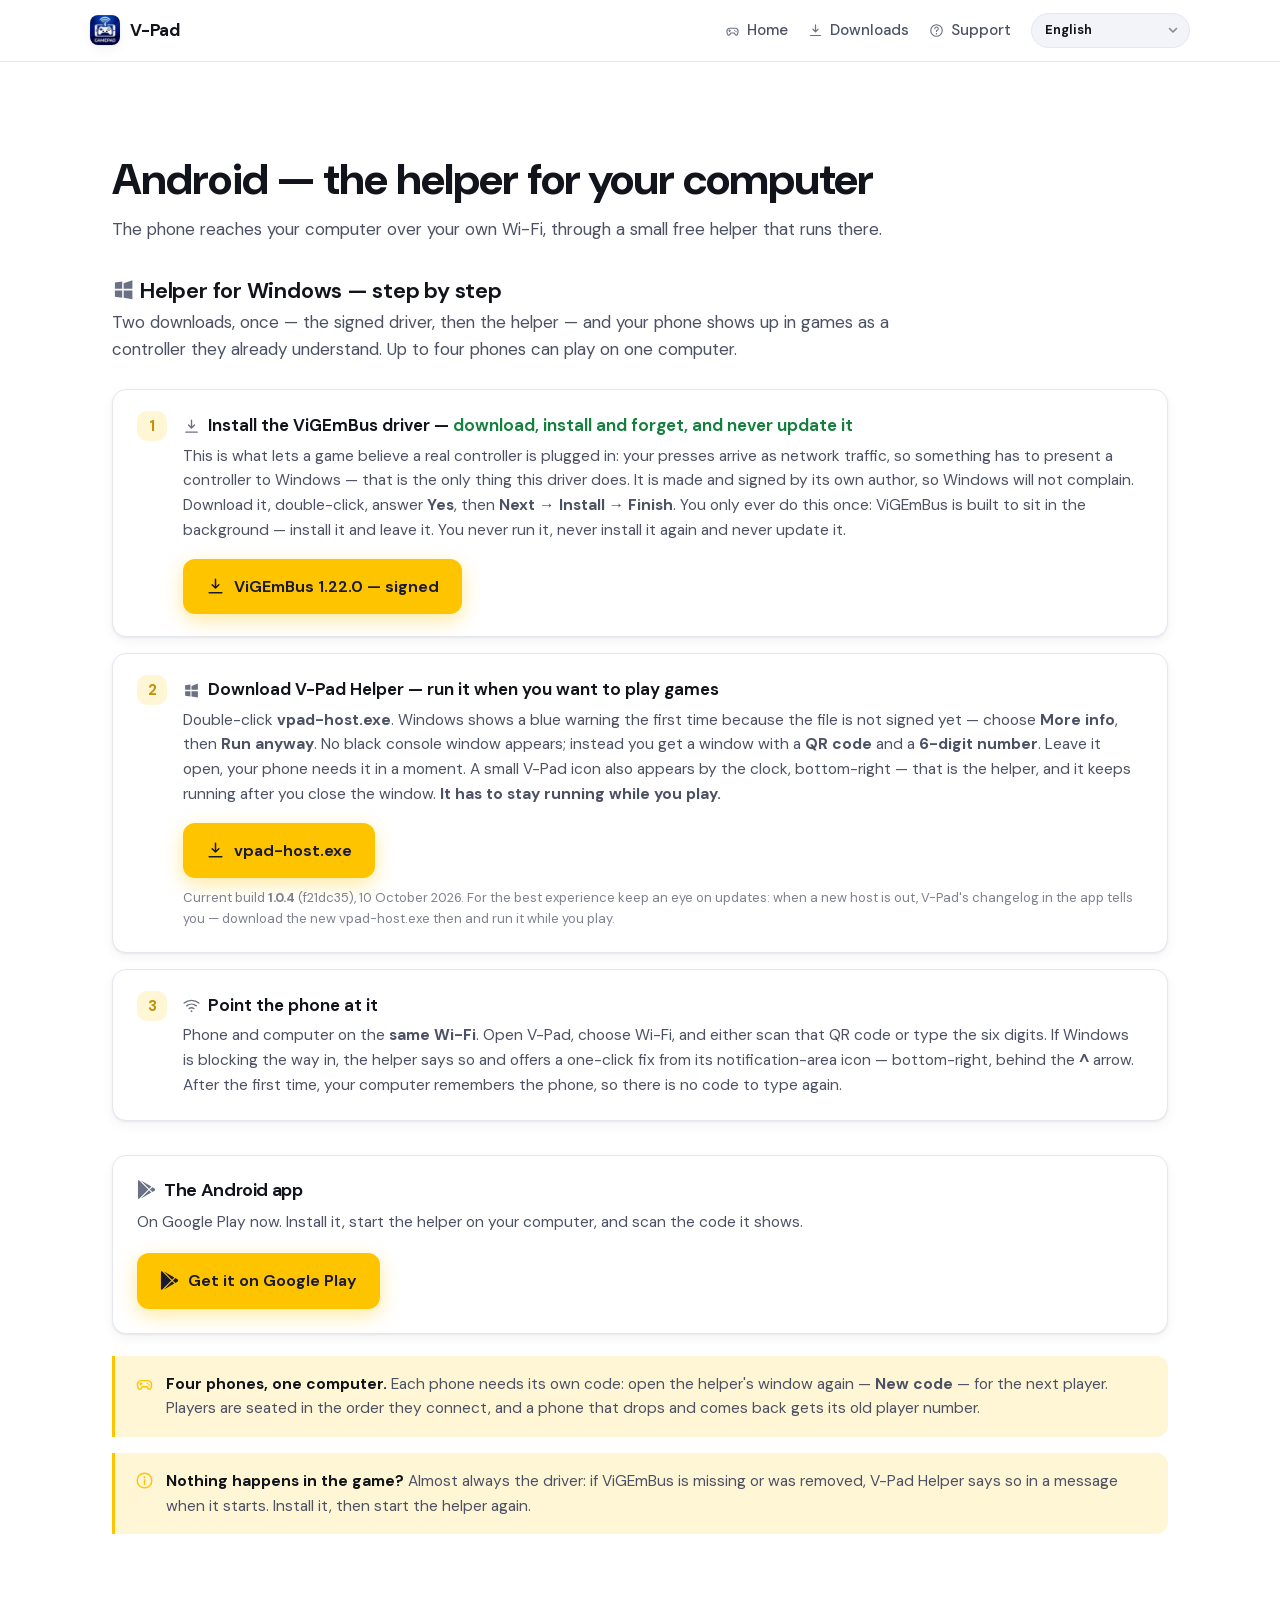
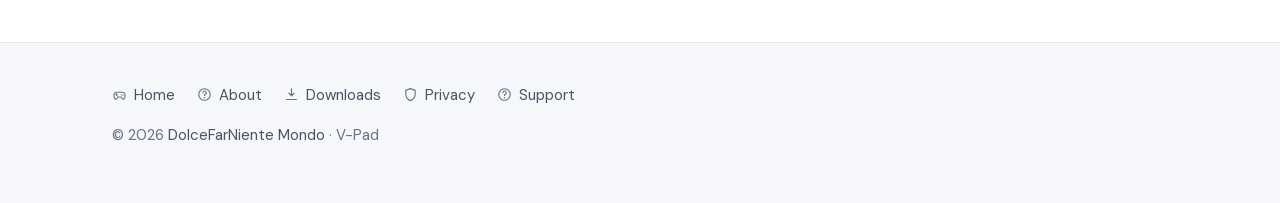
<file: docs/downloads-android.html>
<!doctype html>
<html lang="en" data-lang="en">
<head>
<meta charset="utf-8">
<meta name="viewport" content="width=device-width, initial-scale=1">
<title>V-Pad — your Android phone as a PC controller, over Wi-Fi</title>
<meta name="description" content="Set up V-Pad on Android over Wi-Fi: install the ViGEmBus driver, run V-Pad Helper on Windows, then scan the code. Step by step, free.">
<link rel="icon" href="assets/icon.png">
<link rel="stylesheet" href="assets/style.css">
<link rel="canonical" href="https://vpadcontroller.com/downloads-android">
<meta property="og:url" content="https://vpadcontroller.com/downloads-android">
<!-- SEO:BEGIN -->
<!-- Makineler için: sosyal kart ve yapısal veri. Bu blok
     tools/seo-update.py tarafından üretiliyor — elle düzenlemeyin,
     aracı çalıştırın. -->
<meta property="og:title" content="V-Pad — your Android phone as a PC controller, over Wi-Fi">
<meta property="og:description" content="Set up V-Pad on Android over Wi-Fi: install the ViGEmBus driver, run V-Pad Helper on Windows, then scan the code. Step by step, free.">
<meta property="og:type" content="website">
<meta property="og:site_name" content="V-Pad">
<meta property="og:locale" content="en_US">
<meta property="og:locale:alternate" content="tr_TR">
<meta property="og:locale:alternate" content="de_DE">
<meta property="og:locale:alternate" content="es_ES">
<meta property="og:locale:alternate" content="fr_FR">
<meta property="og:locale:alternate" content="id_ID">
<meta property="og:locale:alternate" content="ja_JP">
<meta property="og:locale:alternate" content="ko_KR">
<meta property="og:locale:alternate" content="pt_BR">
<meta property="og:locale:alternate" content="ru_RU">
<meta property="og:locale:alternate" content="zh_CN">
<meta property="og:locale:alternate" content="ar_AR">
<meta property="og:image" content="https://vpadcontroller.com/assets/customise-banner.jpg">
<meta property="og:image:width" content="2200">
<meta property="og:image:height" content="1016">
<meta property="og:image:alt" content="A phone with the V-Pad customise sheet open, beside its layouts">
<meta name="twitter:card" content="summary_large_image">
<meta name="twitter:title" content="V-Pad — your Android phone as a PC controller, over Wi-Fi">
<meta name="twitter:description" content="Set up V-Pad on Android over Wi-Fi: install the ViGEmBus driver, run V-Pad Helper on Windows, then scan the code. Step by step, free.">
<meta name="twitter:image" content="https://vpadcontroller.com/assets/customise-banner.jpg">
<script type="application/ld+json">
{
  "@context": "https://schema.org",
  "@type": "BreadcrumbList",
  "itemListElement": [
    {
      "@type": "ListItem",
      "position": 1,
      "name": "Home",
      "item": "https://vpadcontroller.com/"
    },
    {
      "@type": "ListItem",
      "position": 2,
      "name": "Downloads",
      "item": "https://vpadcontroller.com/downloads"
    },
    {
      "@type": "ListItem",
      "position": 3,
      "name": "Android downloads",
      "item": "https://vpadcontroller.com/downloads-android"
    }
  ]
}
</script>
<!-- SEO:END -->
</head>
<body>

<!-- ICONS:BEGIN -->
<!-- ============================================================
     Icon sprite. Inlined into each page rather than fetched: a strict
     "no third-party requests" promise sits in our privacy policy, and
     external <use href="file.svg#id"> is still unreliable across
     browsers. Each symbol carries its own viewBox, so a caller is just
     <svg class="ico"><use href="#i-name"/></svg>.

     Colour comes from `currentColor` in every symbol — an icon inherits
     the text colour of whatever it sits next to, in either theme.
     ============================================================ -->
<svg width="0" height="0" aria-hidden="true" focusable="false" style="position:absolute">
  <defs>
    <symbol id="i-windows" viewBox="0 0 24 24">
      <path fill="currentColor" d="M3 4.7 10.5 3.7v7.4H3V4.7Zm9 .8L21 2.2v8.9h-9V5.5ZM3 12.9h7.5v7.4L3 19.3v-6.4Zm9 0h9v8.9L12 20.3v-7.4Z"/>
    </symbol>

    <symbol id="i-apple" viewBox="0 0 384 512">
      <path fill="currentColor" d="M318.7 268c-.2-36.7 16.4-64.4 50-84.8-18.8-26.9-47.2-41.7-84.7-44.6-35.5-2.8-74.3 20.7-88.5 20.7-15 0-49.4-19.7-76.4-19.7C71.2 141.6 24 184.4 24 269.7c0 25.2 4.6 51.2 13.8 78 12.3 35.2 56.6 121.5 102.8 120.1 24.1-.6 41.1-17.1 72.5-17.1 30.5 0 46.2 17.1 76.4 17.1 46.6-.7 86.7-79.1 98.4-114.4-62.6-29.5-59.2-86.4-59.2-88.4zm-51.1-155.2c24.7-29.3 22.5-56 21.8-65.6-21.9 1.3-47.2 15-61.6 31.9-15.9 18.2-25.2 40.7-23.2 64.7 23.7 1.8 45.3-10.4 63-30.9z"/>
    </symbol>

    <!-- The eyes are holes punched with evenodd, so the icon works on any ground. -->
    <symbol id="i-android" viewBox="0 0 24 24">
      <path fill="none" stroke="currentColor" stroke-width="1.5" stroke-linecap="round" d="M7.6 3.6 9 6M16.4 3.6 15 6"/>
      <path fill="currentColor" fill-rule="evenodd" d="M4 13.4a8 8 0 0 1 16 0v.7H4v-.7Zm5.1-2.5a1.05 1.05 0 1 1 0-2.1 1.05 1.05 0 0 1 0 2.1Zm5.8 0a1.05 1.05 0 1 1 0-2.1 1.05 1.05 0 0 1 0 2.1Z"/>
      <rect fill="currentColor" x="4" y="15.6" width="16" height="4.8" rx="2.2"/>
    </symbol>

    <symbol id="i-play" viewBox="0 0 512 512">
      <path fill="currentColor" d="M325.3 234.3 104.6 13l280.8 161.2-60.1 60.1zM47 0C34 6.8 25.3 19.2 25.3 35.3v441.3c0 16.1 8.7 28.5 21.7 35.3l256.6-256L47 0zm425.2 225.6-58.9-34.1-65.7 65.5 65.7 65.5 60.1-34.1c18-14.3 18-46.5-1.2-62.8zM104.6 499l280.8-161.2-60.1-60.1L104.6 499z"/>
    </symbol>

    <symbol id="i-bluetooth" viewBox="0 0 24 24">
      <path fill="none" stroke="currentColor" stroke-width="1.9" stroke-linecap="round" stroke-linejoin="round"
            d="M6.8 6.8 17.2 17.2 12 22.4V1.6l5.2 5.2L6.8 17.2"/>
    </symbol>

    <symbol id="i-wifi" viewBox="0 0 24 24">
      <path fill="none" stroke="currentColor" stroke-width="1.9" stroke-linecap="round"
            d="M1.6 8.6a16 16 0 0 1 20.8 0M5.1 12.5a11 11 0 0 1 13.8 0M8.6 16.3a6 6 0 0 1 6.8 0"/>
      <circle fill="currentColor" cx="12" cy="20" r="1.3"/>
    </symbol>

    <symbol id="i-download" viewBox="0 0 24 24">
      <path fill="none" stroke="currentColor" stroke-width="1.9" stroke-linecap="round" stroke-linejoin="round"
            d="M12 3v11m0 0 4.2-4.2M12 14l-4.2-4.2M4 20h16"/>
    </symbol>

    <symbol id="i-apps" viewBox="0 0 24 24">
      <path fill="currentColor" d="M3 3h8v8H3V3Zm10 0h8v8h-8V3ZM3 13h8v8H3v-8Zm10 0h8v8h-8v-8Z"/>
    </symbol>

    <symbol id="i-shield" viewBox="0 0 24 24">
      <path fill="none" stroke="currentColor" stroke-width="1.8" stroke-linecap="round" stroke-linejoin="round"
            d="M12 2.6 4.5 5.4v5.9c0 4.8 3.1 8.9 7.5 10.5 4.4-1.6 7.5-5.7 7.5-10.5V5.4L12 2.6Z"/>
    </symbol>

    <symbol id="i-help" viewBox="0 0 24 24">
      <circle fill="none" stroke="currentColor" stroke-width="1.8" cx="12" cy="12" r="9.2"/>
      <path fill="none" stroke="currentColor" stroke-width="1.8" stroke-linecap="round"
            d="M9.4 9.1a2.7 2.7 0 1 1 3.6 2.6c-.7.3-1 .9-1 1.6v.3"/>
      <circle fill="currentColor" cx="12" cy="17" r="1.2"/>
    </symbol>

    <symbol id="i-code" viewBox="0 0 24 24">
      <path fill="none" stroke="currentColor" stroke-width="1.9" stroke-linecap="round" stroke-linejoin="round"
            d="M8.5 5.5 3 12l5.5 6.5M15.5 5.5 21 12l-5.5 6.5"/>
    </symbol>

    <symbol id="i-clock" viewBox="0 0 24 24">
      <circle fill="none" stroke="currentColor" stroke-width="1.8" cx="12" cy="12" r="9.2"/>
      <path fill="none" stroke="currentColor" stroke-width="1.8" stroke-linecap="round" d="M12 7.2V12l3.4 2.1"/>
    </symbol>

    <symbol id="i-gamepad" viewBox="0 0 24 24">
      <path fill="none" stroke="currentColor" stroke-width="1.8" stroke-linecap="round" stroke-linejoin="round"
            d="M7.6 8.4h8.8a4.6 4.6 0 0 1 4.5 5.5l-.7 3.7a2.2 2.2 0 0 1-3.8 1.1L14.9 16H9.1l-1.5 2.7a2.2 2.2 0 0 1-3.8-1.1l-.7-3.7a4.6 4.6 0 0 1 4.5-5.5Z"/>
      <path fill="none" stroke="currentColor" stroke-width="1.7" stroke-linecap="round" d="M7.4 11v2.6M6.1 12.3h2.6"/>
      <circle fill="currentColor" cx="15.6" cy="11.7" r="1.05"/>
      <circle fill="currentColor" cx="17.6" cy="13.7" r="1.05"/>
    </symbol>

    <symbol id="i-sliders" viewBox="0 0 24 24">
      <path fill="none" stroke="currentColor" stroke-width="1.8" stroke-linecap="round"
            d="M3 7h5M13 7h8M3 17h9M17 17h4"/>
      <circle fill="none" stroke="currentColor" stroke-width="1.8" cx="10.5" cy="7" r="2.4"/>
      <circle fill="none" stroke="currentColor" stroke-width="1.8" cx="14.5" cy="17" r="2.4"/>
    </symbol>

    <symbol id="i-route" viewBox="0 0 24 24">
      <circle fill="none" stroke="currentColor" stroke-width="1.8" cx="5.5" cy="5.5" r="2.6"/>
      <circle fill="none" stroke="currentColor" stroke-width="1.8" cx="18.5" cy="18.5" r="2.6"/>
      <path fill="none" stroke="currentColor" stroke-width="1.8" stroke-linecap="round" stroke-dasharray="1.6 3"
            d="M5.5 8.1v5.4a3 3 0 0 0 3 3h7.4"/>
    </symbol>

    <symbol id="i-info" viewBox="0 0 24 24">
      <circle fill="none" stroke="currentColor" stroke-width="1.8" cx="12" cy="12" r="9.2"/>
      <path fill="none" stroke="currentColor" stroke-width="1.9" stroke-linecap="round" d="M12 11.2v5.4"/>
      <circle fill="currentColor" cx="12" cy="7.9" r="1.2"/>
    </symbol>

    <symbol id="i-arrow" viewBox="0 0 24 24">
      <path fill="none" stroke="currentColor" stroke-width="1.9" stroke-linecap="round" stroke-linejoin="round"
            d="M4 12h15m0 0-5.2-5.2M19 12l-5.2 5.2"/>
    </symbol>
  </defs>
</svg>
<!-- ICONS:END -->

<header>
  <div class="wrap bar">
    <a class="brand" href="./"><img src="assets/icon.png" alt=""> V-Pad</a>
    <nav>
      <a href="./"><svg class="ico" aria-hidden="true"><use href="#i-gamepad"/></svg><span lang="en">Home</span><span lang="tr">Ana sayfa</span></a>
      <a href="/downloads"><svg class="ico" aria-hidden="true"><use href="#i-download"/></svg><span lang="en">Downloads</span><span lang="tr">İndirmeler</span></a>
      <a href="/support"><svg class="ico" aria-hidden="true"><use href="#i-help"/></svg><span lang="en">Support</span><span lang="tr">Destek</span></a>
      <div class="langs">
        <select aria-label="Language">
          <option value="en">English</option>
          <option value="tr">Türkçe</option>
          <option value="de">Deutsch</option>
          <option value="es">Español</option>
          <option value="fr">Français</option>
          <option value="id">Bahasa Indonesia</option>
          <option value="ja">日本語</option>
          <option value="ko">한국어</option>
          <option value="pt">Português</option>
          <option value="ru">Русский</option>
          <option value="zh">中文</option>
          <option value="ar">العربية</option>
        </select>
      </div>
    </nav>
  </div>
</header>

<section id="download">
  <div class="wrap">
    <h1><span lang="en">Android — the helper for your computer</span><span lang="tr">Android — bilgisayarın için yardımcı</span></h1>
    <p class="sub">
      <span lang="en">The phone reaches your computer over your own Wi-Fi, through a small free helper that runs there.</span>
      <span lang="tr">Telefonun bilgisayarına kendi Wi-Fi ağın üzerinden, orada çalışan küçük ve ücretsiz bir yardımcıyla ulaşır.</span>
    </p>


    <!-- Same block, same words as downloads-ios.html (owner, 2026-09-02:
         "iOS ve Android'de aynı şeyleri yazmaya dikkat"). Only the phone's
         name and the Android-only "choose Wi-Fi" differ. The Play button
         moved out of the steps into a card at the bottom, where the App
         Store one sits on the iPhone page and where the hub keeps stores. -->
    <div id="csharp-host" style="margin-top:30px;margin-bottom:34px">
      <h3>
        <svg class="ico" aria-hidden="true"><use href="#i-windows"/></svg>
        <span lang="en">Helper for Windows — step by step</span>
        <span lang="tr">Windows yardımcısı — adım adım</span>
      </h3>
      <p class="sub">
        <span lang="en">Two downloads, once — the signed driver, then the helper — and your phone shows up in games as a controller they already understand. Up to four phones can play on one computer.</span>
        <span lang="tr">İki indirme, bir kereye mahsus — imzalı sürücü, sonra yardımcı — ve telefonun oyunlarda zaten tanıdıkları bir kumanda olarak görünür. Tek bilgisayarda aynı anda dört telefona kadar oynanır.</span>
      </p>

    <ol class="steps">
      <li>
        <strong>
          <svg class="ico" aria-hidden="true"><use href="#i-download"/></svg>
          <span lang="en">Install the ViGEmBus driver — <span class="good">download, install and forget, and never update it</span></span>
          <span lang="tr">ViGEmBus sürücüsünü kur — <span class="good">indir, kur, unut ve asla güncelleme</span></span>
        </strong>
        <p>
          <span lang="en">This is what lets a game believe a real controller is plugged in: your presses arrive as network traffic, so something has to present a controller to Windows — that is the only thing this driver does. It is made and signed by its own author, so Windows will not complain. Download it, double-click, answer <b>Yes</b>, then <b>Next → Install → Finish</b>. You only ever do this once: ViGEmBus is built to sit in the background — install it and leave it. You never run it, never install it again and never update it.</span>
          <span lang="tr">Oyunun gerçek bir kumanda takılı sanmasını sağlayan şey bu: bastığın tuşlar ağ trafiği olarak ulaşır, yani Windows'a bir kumanda sunacak bir şey gerekir — bu sürücünün yaptığı tek şey o. Kendi yazarı tarafından üretilip imzalanmıştır, Windows itiraz etmez. İndir, çift tıkla, <b>Evet</b> de, sonra <b>Next → Install → Finish</b>. Bunu ömründe bir kez yaparsın: ViGEmBus arka planda kullanılmak için tasarlandı — kur ve bırak. Çalıştırman gerekmez; bir daha kurman ya da güncellemen de gerekmez.</span>
        </p>
        <a class="btn btn-primary" href="https://github.com/nefarius/ViGEmBus/releases/download/v1.22.0/ViGEmBus_1.22.0_x64_x86_arm64.exe">
          <svg class="ico" aria-hidden="true"><use href="#i-download"/></svg>
          <span lang="en">ViGEmBus 1.22.0 — signed</span>
          <span lang="tr">ViGEmBus 1.22.0 — imzalı</span>
        </a>
      </li>

      <li>
        <strong>
          <svg class="ico" aria-hidden="true"><use href="#i-windows"/></svg>
          <span lang="en">Download V-Pad Helper — run it when you want to play games</span>
          <span lang="tr">V-Pad Helper'ı indir — oyun oynamak istediğinde çalıştır</span>
        </strong>
        <p>
          <span lang="en">Double-click <b>vpad-host.exe</b>. Windows shows a blue warning the first time because the file is not signed yet — choose <b>More info</b>, then <b>Run anyway</b>. No black console window appears; instead you get a window with a <b>QR code</b> and a <b>6-digit number</b>. Leave it open, your phone needs it in a moment. A small V-Pad icon also appears by the clock, bottom-right — that is the helper, and it keeps running after you close the window. <b>It has to stay running while you play.</b></span>
          <span lang="tr"><b>vpad-host.exe</b>'ye çift tıkla. Dosya henüz imzalı olmadığı için Windows ilk seferde mavi bir uyarı gösterir — <b>Ek bilgi</b>, sonra <b>Yine de çalıştır</b>. Siyah bir komut penceresi açılmaz; onun yerine <b>QR kodu</b> ve <b>6 haneli sayı</b> taşıyan bir pencere gelir. Kapatma, birazdan telefon isteyecek. Sağ altta, saatin yanında küçük bir V-Pad simgesi de belirir — yardımcı odur ve pencereyi kapatsan da çalışmaya devam eder. <b>Oynarken çalışır durumda kalması gerekiyor.</b></span>
        </p>
        <a class="btn btn-primary" href="https://github.com/svolkancav/vpad-helper/raw/C%23_file/vpad-host.exe">
          <svg class="ico" aria-hidden="true"><use href="#i-download"/></svg>
          <span lang="en">vpad-host.exe</span>
          <span lang="tr">vpad-host.exe</span>
        </a>
<p style="margin-top:10px;font-size:13px;opacity:.72">
  <span lang="en">Current build <b>1.0.4</b> (f21dc35), 10 October 2026. For the best experience keep an eye on updates: when a new host is out, V-Pad's changelog in the app tells you — download the new vpad-host.exe then and run it while you play.</span>
  <span lang="tr">Güncel sürüm <b>1.0.4</b> (f21dc35), 10 Ekim 2026. En iyi deneyim için güncellemeleri takip et: yeni host çıktığında uygulamadaki V-Pad sürüm notlarında söyleriz — o zaman yeni vpad-host.exe'yi indir ve oyun oynarken çalıştır.</span>
</p>
      </li>

      <li>
        <strong>
          <svg class="ico" aria-hidden="true"><use href="#i-wifi"/></svg>
          <span lang="en">Point the phone at it</span>
          <span lang="tr">Telefonu ona yönelt</span>
        </strong>
        <p>
          <span lang="en">Phone and computer on the <b>same Wi-Fi</b>. Open V-Pad, choose Wi-Fi, and either scan that QR code or type the six digits. If Windows is blocking the way in, the helper says so and offers a one-click fix from its notification-area icon — bottom-right, behind the <b>^</b> arrow. After the first time, your computer remembers the phone, so there is no code to type again.</span>
          <span lang="tr">Telefon ve bilgisayar <b>aynı Wi-Fi</b>'de olsun. V-Pad'i aç, Wi-Fi'yi seç ve ya QR kodu tara ya da altı haneyi yaz. Windows yolu kapatıyorsa yardımcı bunu söyler ve bildirim alanındaki simgesinden tek tıkla açmayı önerir — sağ altta, <b>^</b> okunun arkasında. İlk seferden sonra bilgisayarın telefonu hatırlar, bir daha kod yazmana gerek kalmaz.</span>
        </p>
      </li>
    </ol>
    </div>

    <div class="card" style="margin-bottom:22px">
      <h3><svg class="ico" aria-hidden="true"><use href="#i-play"/></svg><span lang="en">The Android app</span><span lang="tr">Android uygulaması</span></h3>
      <p style="margin-bottom:18px">
        <span lang="en">On Google Play now. Install it, start the helper on your computer, and scan the code it shows.</span>
        <span lang="tr">Google Play'de yayında. Kur, bilgisayarındaki yardımcıyı başlat ve gösterdiği kodu tarat.</span>
      </p>
      <a class="btn btn-primary" href="https://play.google.com/store/apps/details?id=com.dfnmondo.gamepad.app">
        <svg class="ico" aria-hidden="true"><use href="#i-play"/></svg>
        <span lang="en">Get it on Google Play</span>
        <span lang="tr">Google Play'den al</span>
      </a>
    </div>

    <p class="note" style="margin-top:22px">
      <svg class="ico" aria-hidden="true"><use href="#i-gamepad"/></svg>
      <span lang="en"><strong>Four phones, one computer.</strong> Each phone needs its own code: open the helper's window again — <b>New code</b> — for the next player. Players are seated in the order they connect, and a phone that drops and comes back gets its old player number.</span>
      <span lang="tr"><strong>Dört telefon, tek bilgisayar.</strong> Her telefon kendi kodunu ister: sonraki oyuncu için yardımcının penceresini yeniden aç — <b>New code</b>. Oyuncular bağlanma sırasına göre yerleşir; düşüp geri dönen telefon eski oyuncu numarasını geri alır.</span>
    </p>

    <p class="note">
      <svg class="ico" aria-hidden="true"><use href="#i-info"/></svg>
      <span lang="en"><strong>Nothing happens in the game?</strong> Almost always the driver: if ViGEmBus is missing or was removed, V-Pad Helper says so in a message when it starts. Install it, then start the helper again.</span>
      <span lang="tr"><strong>Oyunda hiçbir şey olmuyor mu?</strong> Neredeyse her zaman sürücü: ViGEmBus yoksa ya da kaldırıldıysa V-Pad Helper açılırken bunu bir mesajla söyler. Kur, sonra yardımcıyı yeniden başlat.</span>
    </p>
  </div>
</section>

<footer>
  <div class="wrap">
    <div class="links">
      <a href="./"><svg class="ico" aria-hidden="true"><use href="#i-gamepad"/></svg><span lang="en">Home</span><span lang="tr">Ana sayfa</span></a>
      <a href="/about"><svg class="ico" aria-hidden="true"><use href="#i-help"/></svg><span lang="en">About</span><span lang="tr">Hakkında</span></a>
      <a href="/downloads"><svg class="ico" aria-hidden="true"><use href="#i-download"/></svg><span lang="en">Downloads</span><span lang="tr">İndirmeler</span></a>
      <a href="/privacy"><svg class="ico" aria-hidden="true"><use href="#i-shield"/></svg><span lang="en">Privacy</span><span lang="tr">Gizlilik</span></a>
      <a href="/support"><svg class="ico" aria-hidden="true"><use href="#i-help"/></svg><span lang="en">Support</span><span lang="tr">Destek</span></a>
    </div>
    <p style="margin:0">© 2026 <a href="https://dolcefarnientemondo.com/">DolceFarNiente Mondo</a> · V-Pad</p>
  </div>
</footer>

<script src="assets/site.js"></script>
</body>
</html>
</file>
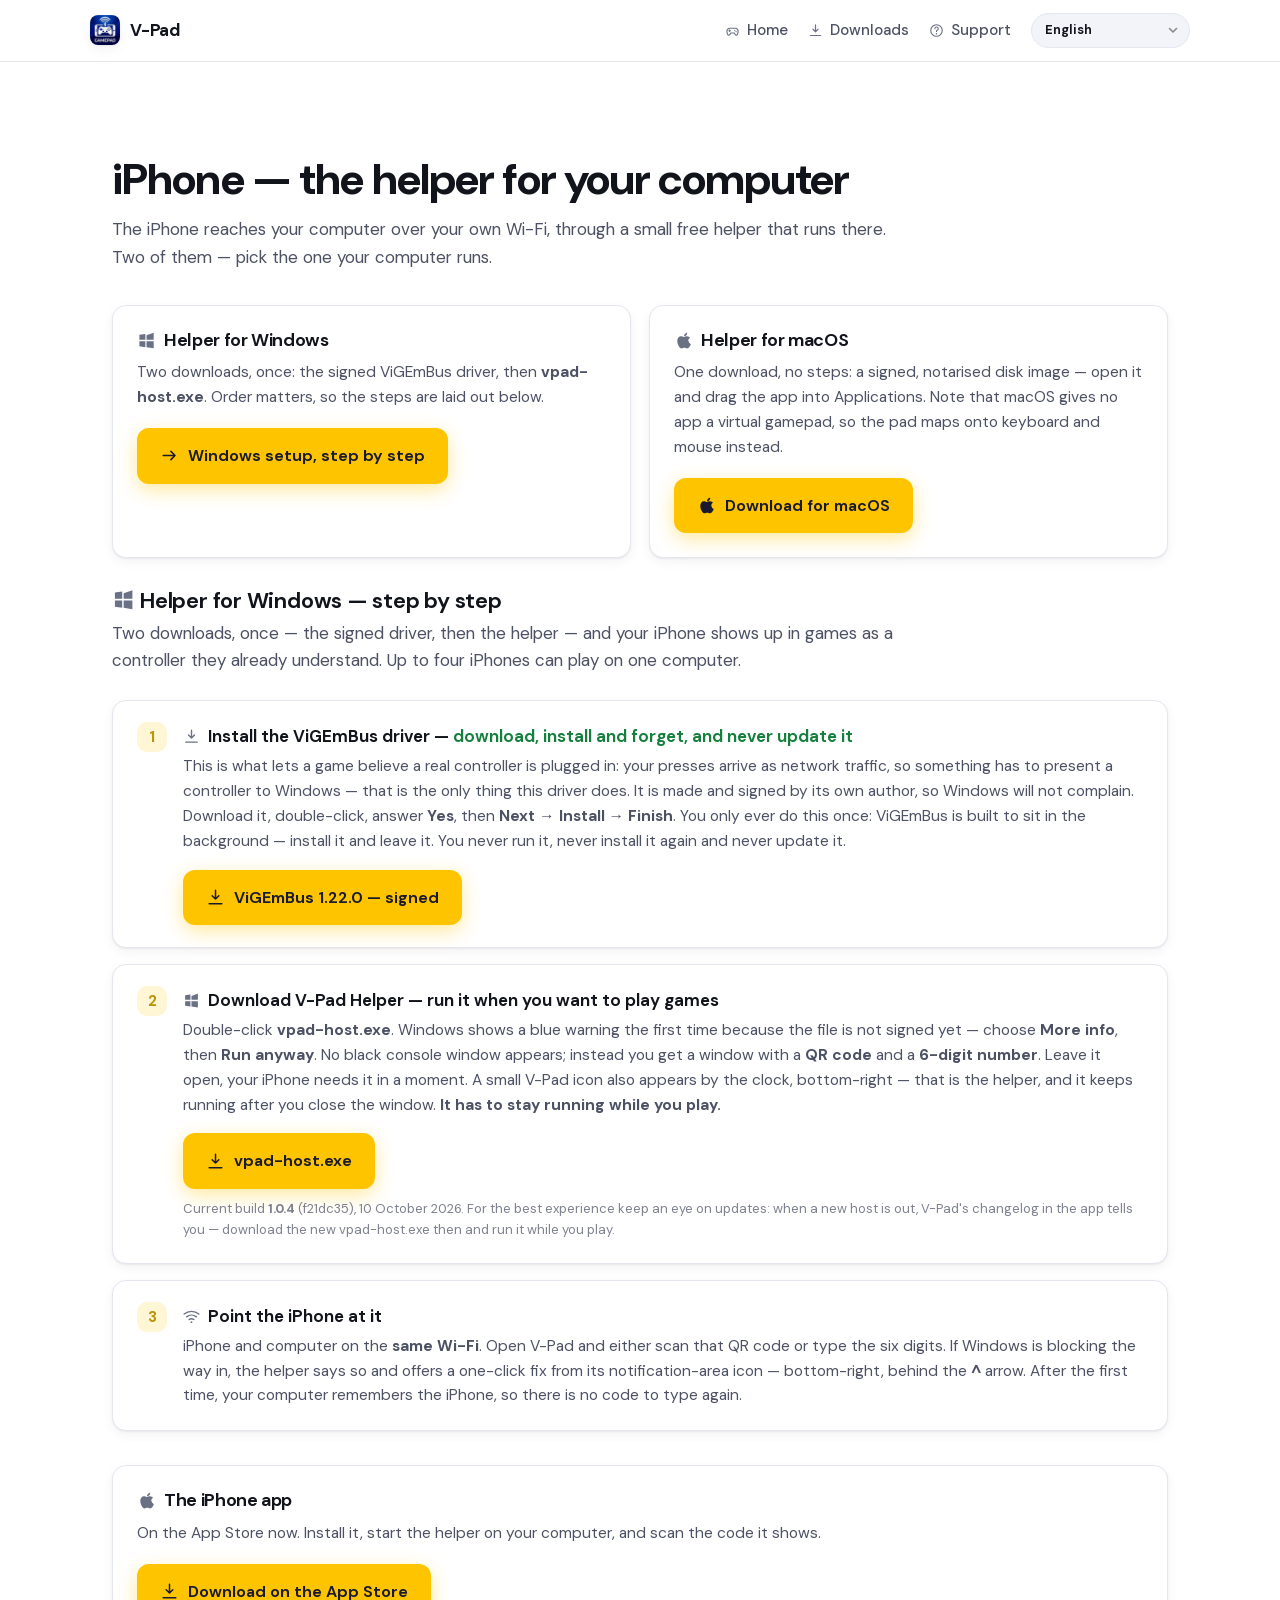
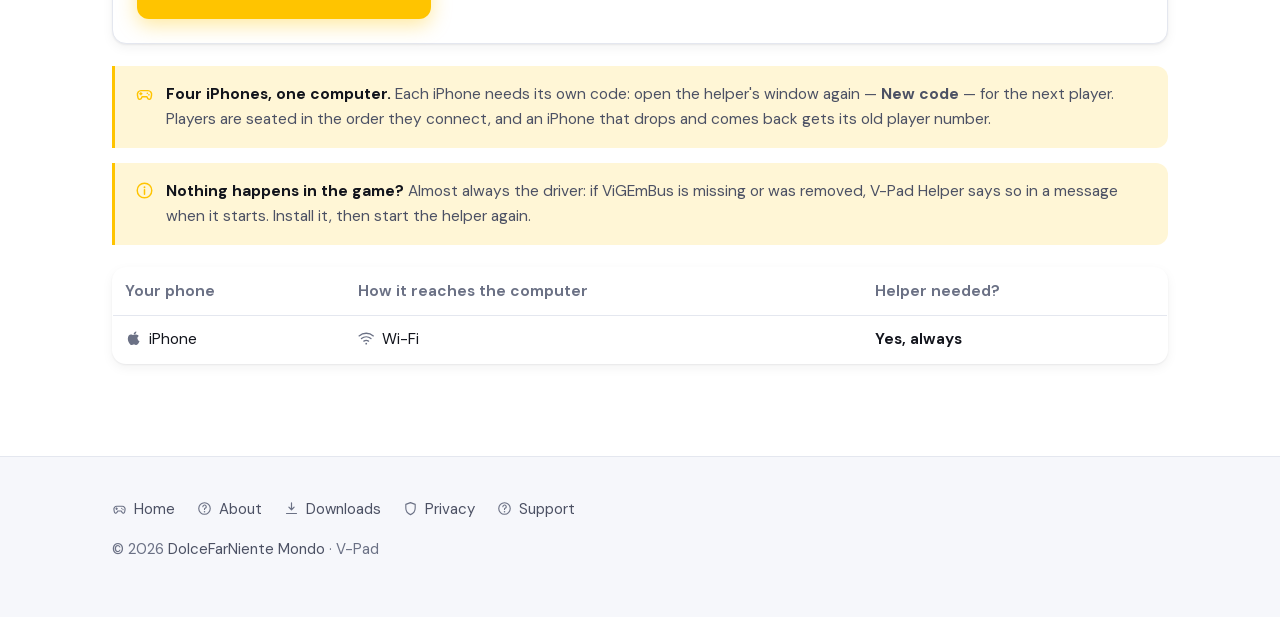
<file: docs/downloads-ios.html>
<!doctype html>
<html lang="en" data-lang="en">
<head>
<meta charset="utf-8">
<meta name="viewport" content="width=device-width, initial-scale=1">
<title>V-Pad — the helper that turns your iPhone into a PC controller</title>
<meta name="description" content="The free V-Pad helper for the iPhone app: two choices, Windows or macOS. On Windows, install the ViGEmBus driver once, run vpad-host.exe and scan the code.">
<link rel="icon" href="assets/icon.png">
<link rel="stylesheet" href="assets/style.css">
<link rel="canonical" href="https://vpadcontroller.com/downloads-ios">
<meta property="og:url" content="https://vpadcontroller.com/downloads-ios">
<!-- SEO:BEGIN -->
<!-- Makineler için: sosyal kart ve yapısal veri. Bu blok
     tools/seo-update.py tarafından üretiliyor — elle düzenlemeyin,
     aracı çalıştırın. -->
<meta property="og:title" content="V-Pad — the helper that turns your iPhone into a PC controller">
<meta property="og:description" content="The free V-Pad helper for the iPhone app: two choices, Windows or macOS. On Windows, install the ViGEmBus driver once, run vpad-host.exe and scan the code.">
<meta property="og:type" content="website">
<meta property="og:site_name" content="V-Pad">
<meta property="og:locale" content="en_US">
<meta property="og:locale:alternate" content="tr_TR">
<meta property="og:locale:alternate" content="de_DE">
<meta property="og:locale:alternate" content="es_ES">
<meta property="og:locale:alternate" content="fr_FR">
<meta property="og:locale:alternate" content="id_ID">
<meta property="og:locale:alternate" content="ja_JP">
<meta property="og:locale:alternate" content="ko_KR">
<meta property="og:locale:alternate" content="pt_BR">
<meta property="og:locale:alternate" content="ru_RU">
<meta property="og:locale:alternate" content="zh_CN">
<meta property="og:locale:alternate" content="ar_AR">
<meta property="og:image" content="https://vpadcontroller.com/assets/customise-banner.jpg">
<meta property="og:image:width" content="2200">
<meta property="og:image:height" content="1016">
<meta property="og:image:alt" content="A phone with the V-Pad customise sheet open, beside its layouts">
<meta name="twitter:card" content="summary_large_image">
<meta name="twitter:title" content="V-Pad — the helper that turns your iPhone into a PC controller">
<meta name="twitter:description" content="The free V-Pad helper for the iPhone app: two choices, Windows or macOS. On Windows, install the ViGEmBus driver once, run vpad-host.exe and scan the code.">
<meta name="twitter:image" content="https://vpadcontroller.com/assets/customise-banner.jpg">
<script type="application/ld+json">
{
  "@context": "https://schema.org",
  "@type": "BreadcrumbList",
  "itemListElement": [
    {
      "@type": "ListItem",
      "position": 1,
      "name": "Home",
      "item": "https://vpadcontroller.com/"
    },
    {
      "@type": "ListItem",
      "position": 2,
      "name": "Downloads",
      "item": "https://vpadcontroller.com/downloads"
    },
    {
      "@type": "ListItem",
      "position": 3,
      "name": "iPhone downloads",
      "item": "https://vpadcontroller.com/downloads-ios"
    }
  ]
}
</script>
<!-- SEO:END -->
</head>
<body>

<!-- ICONS:BEGIN -->
<!-- ============================================================
     Icon sprite. Inlined into each page rather than fetched: a strict
     "no third-party requests" promise sits in our privacy policy, and
     external <use href="file.svg#id"> is still unreliable across
     browsers. Each symbol carries its own viewBox, so a caller is just
     <svg class="ico"><use href="#i-name"/></svg>.

     Colour comes from `currentColor` in every symbol — an icon inherits
     the text colour of whatever it sits next to, in either theme.
     ============================================================ -->
<svg width="0" height="0" aria-hidden="true" focusable="false" style="position:absolute">
  <defs>
    <symbol id="i-windows" viewBox="0 0 24 24">
      <path fill="currentColor" d="M3 4.7 10.5 3.7v7.4H3V4.7Zm9 .8L21 2.2v8.9h-9V5.5ZM3 12.9h7.5v7.4L3 19.3v-6.4Zm9 0h9v8.9L12 20.3v-7.4Z"/>
    </symbol>

    <symbol id="i-apple" viewBox="0 0 384 512">
      <path fill="currentColor" d="M318.7 268c-.2-36.7 16.4-64.4 50-84.8-18.8-26.9-47.2-41.7-84.7-44.6-35.5-2.8-74.3 20.7-88.5 20.7-15 0-49.4-19.7-76.4-19.7C71.2 141.6 24 184.4 24 269.7c0 25.2 4.6 51.2 13.8 78 12.3 35.2 56.6 121.5 102.8 120.1 24.1-.6 41.1-17.1 72.5-17.1 30.5 0 46.2 17.1 76.4 17.1 46.6-.7 86.7-79.1 98.4-114.4-62.6-29.5-59.2-86.4-59.2-88.4zm-51.1-155.2c24.7-29.3 22.5-56 21.8-65.6-21.9 1.3-47.2 15-61.6 31.9-15.9 18.2-25.2 40.7-23.2 64.7 23.7 1.8 45.3-10.4 63-30.9z"/>
    </symbol>

    <!-- The eyes are holes punched with evenodd, so the icon works on any ground. -->
    <symbol id="i-android" viewBox="0 0 24 24">
      <path fill="none" stroke="currentColor" stroke-width="1.5" stroke-linecap="round" d="M7.6 3.6 9 6M16.4 3.6 15 6"/>
      <path fill="currentColor" fill-rule="evenodd" d="M4 13.4a8 8 0 0 1 16 0v.7H4v-.7Zm5.1-2.5a1.05 1.05 0 1 1 0-2.1 1.05 1.05 0 0 1 0 2.1Zm5.8 0a1.05 1.05 0 1 1 0-2.1 1.05 1.05 0 0 1 0 2.1Z"/>
      <rect fill="currentColor" x="4" y="15.6" width="16" height="4.8" rx="2.2"/>
    </symbol>

    <symbol id="i-play" viewBox="0 0 512 512">
      <path fill="currentColor" d="M325.3 234.3 104.6 13l280.8 161.2-60.1 60.1zM47 0C34 6.8 25.3 19.2 25.3 35.3v441.3c0 16.1 8.7 28.5 21.7 35.3l256.6-256L47 0zm425.2 225.6-58.9-34.1-65.7 65.5 65.7 65.5 60.1-34.1c18-14.3 18-46.5-1.2-62.8zM104.6 499l280.8-161.2-60.1-60.1L104.6 499z"/>
    </symbol>

    <symbol id="i-bluetooth" viewBox="0 0 24 24">
      <path fill="none" stroke="currentColor" stroke-width="1.9" stroke-linecap="round" stroke-linejoin="round"
            d="M6.8 6.8 17.2 17.2 12 22.4V1.6l5.2 5.2L6.8 17.2"/>
    </symbol>

    <symbol id="i-wifi" viewBox="0 0 24 24">
      <path fill="none" stroke="currentColor" stroke-width="1.9" stroke-linecap="round"
            d="M1.6 8.6a16 16 0 0 1 20.8 0M5.1 12.5a11 11 0 0 1 13.8 0M8.6 16.3a6 6 0 0 1 6.8 0"/>
      <circle fill="currentColor" cx="12" cy="20" r="1.3"/>
    </symbol>

    <symbol id="i-download" viewBox="0 0 24 24">
      <path fill="none" stroke="currentColor" stroke-width="1.9" stroke-linecap="round" stroke-linejoin="round"
            d="M12 3v11m0 0 4.2-4.2M12 14l-4.2-4.2M4 20h16"/>
    </symbol>

    <symbol id="i-apps" viewBox="0 0 24 24">
      <path fill="currentColor" d="M3 3h8v8H3V3Zm10 0h8v8h-8V3ZM3 13h8v8H3v-8Zm10 0h8v8h-8v-8Z"/>
    </symbol>

    <symbol id="i-shield" viewBox="0 0 24 24">
      <path fill="none" stroke="currentColor" stroke-width="1.8" stroke-linecap="round" stroke-linejoin="round"
            d="M12 2.6 4.5 5.4v5.9c0 4.8 3.1 8.9 7.5 10.5 4.4-1.6 7.5-5.7 7.5-10.5V5.4L12 2.6Z"/>
    </symbol>

    <symbol id="i-help" viewBox="0 0 24 24">
      <circle fill="none" stroke="currentColor" stroke-width="1.8" cx="12" cy="12" r="9.2"/>
      <path fill="none" stroke="currentColor" stroke-width="1.8" stroke-linecap="round"
            d="M9.4 9.1a2.7 2.7 0 1 1 3.6 2.6c-.7.3-1 .9-1 1.6v.3"/>
      <circle fill="currentColor" cx="12" cy="17" r="1.2"/>
    </symbol>

    <symbol id="i-code" viewBox="0 0 24 24">
      <path fill="none" stroke="currentColor" stroke-width="1.9" stroke-linecap="round" stroke-linejoin="round"
            d="M8.5 5.5 3 12l5.5 6.5M15.5 5.5 21 12l-5.5 6.5"/>
    </symbol>

    <symbol id="i-clock" viewBox="0 0 24 24">
      <circle fill="none" stroke="currentColor" stroke-width="1.8" cx="12" cy="12" r="9.2"/>
      <path fill="none" stroke="currentColor" stroke-width="1.8" stroke-linecap="round" d="M12 7.2V12l3.4 2.1"/>
    </symbol>

    <symbol id="i-gamepad" viewBox="0 0 24 24">
      <path fill="none" stroke="currentColor" stroke-width="1.8" stroke-linecap="round" stroke-linejoin="round"
            d="M7.6 8.4h8.8a4.6 4.6 0 0 1 4.5 5.5l-.7 3.7a2.2 2.2 0 0 1-3.8 1.1L14.9 16H9.1l-1.5 2.7a2.2 2.2 0 0 1-3.8-1.1l-.7-3.7a4.6 4.6 0 0 1 4.5-5.5Z"/>
      <path fill="none" stroke="currentColor" stroke-width="1.7" stroke-linecap="round" d="M7.4 11v2.6M6.1 12.3h2.6"/>
      <circle fill="currentColor" cx="15.6" cy="11.7" r="1.05"/>
      <circle fill="currentColor" cx="17.6" cy="13.7" r="1.05"/>
    </symbol>

    <symbol id="i-sliders" viewBox="0 0 24 24">
      <path fill="none" stroke="currentColor" stroke-width="1.8" stroke-linecap="round"
            d="M3 7h5M13 7h8M3 17h9M17 17h4"/>
      <circle fill="none" stroke="currentColor" stroke-width="1.8" cx="10.5" cy="7" r="2.4"/>
      <circle fill="none" stroke="currentColor" stroke-width="1.8" cx="14.5" cy="17" r="2.4"/>
    </symbol>

    <symbol id="i-route" viewBox="0 0 24 24">
      <circle fill="none" stroke="currentColor" stroke-width="1.8" cx="5.5" cy="5.5" r="2.6"/>
      <circle fill="none" stroke="currentColor" stroke-width="1.8" cx="18.5" cy="18.5" r="2.6"/>
      <path fill="none" stroke="currentColor" stroke-width="1.8" stroke-linecap="round" stroke-dasharray="1.6 3"
            d="M5.5 8.1v5.4a3 3 0 0 0 3 3h7.4"/>
    </symbol>

    <symbol id="i-info" viewBox="0 0 24 24">
      <circle fill="none" stroke="currentColor" stroke-width="1.8" cx="12" cy="12" r="9.2"/>
      <path fill="none" stroke="currentColor" stroke-width="1.9" stroke-linecap="round" d="M12 11.2v5.4"/>
      <circle fill="currentColor" cx="12" cy="7.9" r="1.2"/>
    </symbol>

    <symbol id="i-arrow" viewBox="0 0 24 24">
      <path fill="none" stroke="currentColor" stroke-width="1.9" stroke-linecap="round" stroke-linejoin="round"
            d="M4 12h15m0 0-5.2-5.2M19 12l-5.2 5.2"/>
    </symbol>
  </defs>
</svg>
<!-- ICONS:END -->

<header>
  <div class="wrap bar">
    <a class="brand" href="./"><img src="assets/icon.png" alt=""> V-Pad</a>
    <nav>
      <a href="./"><svg class="ico" aria-hidden="true"><use href="#i-gamepad"/></svg><span lang="en">Home</span><span lang="tr">Ana sayfa</span></a>
      <a href="/downloads"><svg class="ico" aria-hidden="true"><use href="#i-download"/></svg><span lang="en">Downloads</span><span lang="tr">İndirmeler</span></a>
      <a href="/support"><svg class="ico" aria-hidden="true"><use href="#i-help"/></svg><span lang="en">Support</span><span lang="tr">Destek</span></a>
      <div class="langs">
        <select aria-label="Language">
          <option value="en">English</option>
          <option value="tr">Türkçe</option>
          <option value="de">Deutsch</option>
          <option value="es">Español</option>
          <option value="fr">Français</option>
          <option value="id">Bahasa Indonesia</option>
          <option value="ja">日本語</option>
          <option value="ko">한국어</option>
          <option value="pt">Português</option>
          <option value="ru">Русский</option>
          <option value="zh">中文</option>
          <option value="ar">العربية</option>
        </select>
      </div>
    </nav>
  </div>
</header>

<section id="download">
  <div class="wrap">
    <h1><span lang="en">iPhone — the helper for your computer</span><span lang="tr">iPhone — bilgisayarın için yardımcı</span></h1>
    <p class="sub">
      <span lang="en">The iPhone reaches your computer over your own Wi-Fi, through a small free helper that runs there. Two of them — pick the one your computer runs.</span>
      <span lang="tr">iPhone bilgisayarına kendi Wi-Fi ağın üzerinden, orada çalışan küçük ve ücretsiz bir yardımcıyla ulaşır. İki tane var — bilgisayarında hangisi çalışıyorsa onu seç.</span>
    </p>

    <!-- TWO choices, side by side (owner, 2026-09-02) — and only ONE of
         them carries a procedure. Windows needs the driver in BEFORE the
         host, so its card points DOWN at the steps rather than handing
         over a file someone would run first and then wonder why nothing
         reaches the game. The macOS build is signed and notarised: the
         download IS the whole procedure, so a card is the right size for
         it. Both cards name their file; neither names the other phone. -->
    <div class="grid two" style="margin-top:26px">
      <div class="card">
        <h3><svg class="ico" aria-hidden="true"><use href="#i-windows"/></svg><span lang="en">Helper for Windows</span><span lang="tr">Windows yardımcısı</span></h3>
        <p style="margin-bottom:18px">
          <span lang="en">Two downloads, once: the signed ViGEmBus driver, then <b>vpad-host.exe</b>. Order matters, so the steps are laid out below.</span>
          <span lang="tr">İki indirme, bir kereye mahsus: imzalı ViGEmBus sürücüsü, sonra <b>vpad-host.exe</b>. Sıra önemli, adımlar aşağıda.</span>
        </p>
        <a class="btn btn-primary" href="#csharp-host">
          <svg class="ico" aria-hidden="true"><use href="#i-arrow"/></svg>
          <span lang="en">Windows setup, step by step</span>
          <span lang="tr">Windows kurulumu, adım adım</span>
        </a>
      </div>
      <div class="card">
        <h3><svg class="ico" aria-hidden="true"><use href="#i-apple"/></svg><span lang="en">Helper for macOS</span><span lang="tr">macOS yardımcısı</span></h3>
        <p style="margin-bottom:18px">
          <span lang="en">One download, no steps: a signed, notarised disk image — open it and drag the app into Applications. Note that macOS gives no app a virtual gamepad, so the pad maps onto keyboard and mouse instead.</span>
          <span lang="tr">Tek indirme, adım yok: imzalı ve notarize edilmiş bir disk imajı — aç ve uygulamayı Applications'a sürükle. Şunu bil: macOS hiçbir uygulamaya sanal gamepad yolu vermiyor, o yüzden pad klavye ve fareye eşlenir.</span>
        </p>
        <a class="btn btn-primary" href="https://github.com/svolkancav/vpad-helper/releases/download/v0.2.1/V-Pad-Helper.dmg">
          <svg class="ico" aria-hidden="true"><use href="#i-apple"/></svg>
          <span lang="en">Download for macOS</span><span lang="tr">macOS için indir</span>
        </a>
      </div>
    </div>

<!-- 2026-09-02: the installer (sole-file/V-Pad-Helper-Setup.exe) is GONE
         from this page. Three engines on VirusTotal flag it — the Inno
         container plus the driver setup it carried — while the bare host
         exe scans clean (owner decision). The Windows path is therefore the
         same two downloads every phone takes: the signed driver once, then
         vpad-host.exe — laid out as full-width steps, not a card, because a
         card column is too narrow to read a procedure in. No other platform
         is named on this page (owner): each phone reads only its own.

         macOS keeps a plain card below: its build is signed and notarised,
         so "open the image, drag to Applications" is the whole procedure.

         The build line under the host button is the only signal a returning
         user has that a new host shipped (the file name never changes), so
         bump it with every publish of the C#_file branch. -->
    <div id="csharp-host" style="margin-top:30px;margin-bottom:34px">
      <h3>
        <svg class="ico" aria-hidden="true"><use href="#i-windows"/></svg>
        <span lang="en">Helper for Windows — step by step</span>
        <span lang="tr">Windows yardımcısı — adım adım</span>
      </h3>
      <p class="sub">
        <span lang="en">Two downloads, once — the signed driver, then the helper — and your iPhone shows up in games as a controller they already understand. Up to four iPhones can play on one computer.</span>
        <span lang="tr">İki indirme, bir kereye mahsus — imzalı sürücü, sonra yardımcı — ve iPhone'un oyunlarda zaten tanıdıkları bir kumanda olarak görünür. Tek bilgisayarda aynı anda dört iPhone'a kadar oynanır.</span>
      </p>
      <ol class="steps">
        <li>
          <strong>
            <svg class="ico" aria-hidden="true"><use href="#i-download"/></svg>
            <span lang="en">Install the ViGEmBus driver — <span class="good">download, install and forget, and never update it</span></span>
            <span lang="tr">ViGEmBus sürücüsünü kur — <span class="good">indir, kur, unut ve asla güncelleme</span></span>
          </strong>
          <p>
            <span lang="en">This is what lets a game believe a real controller is plugged in: your presses arrive as network traffic, so something has to present a controller to Windows — that is the only thing this driver does. It is made and signed by its own author, so Windows will not complain. Download it, double-click, answer <b>Yes</b>, then <b>Next → Install → Finish</b>. You only ever do this once: ViGEmBus is built to sit in the background — install it and leave it. You never run it, never install it again and never update it.</span>
            <span lang="tr">Oyunun gerçek bir kumanda takılı sanmasını sağlayan şey bu: bastığın tuşlar ağ trafiği olarak ulaşır, yani Windows'a bir kumanda sunacak bir şey gerekir — bu sürücünün yaptığı tek şey o. Kendi yazarı tarafından üretilip imzalanmıştır, Windows itiraz etmez. İndir, çift tıkla, <b>Evet</b> de, sonra <b>Next → Install → Finish</b>. Bunu ömründe bir kez yaparsın: ViGEmBus arka planda kullanılmak için tasarlandı — kur ve bırak. Çalıştırman gerekmez; bir daha kurman ya da güncellemen de gerekmez.</span>
          </p>
          <a class="btn btn-primary" href="https://github.com/nefarius/ViGEmBus/releases/download/v1.22.0/ViGEmBus_1.22.0_x64_x86_arm64.exe">
            <svg class="ico" aria-hidden="true"><use href="#i-download"/></svg>
            <span lang="en">ViGEmBus 1.22.0 — signed</span>
            <span lang="tr">ViGEmBus 1.22.0 — imzalı</span>
          </a>
        </li>

        <li>
          <strong>
            <svg class="ico" aria-hidden="true"><use href="#i-windows"/></svg>
            <span lang="en">Download V-Pad Helper — run it when you want to play games</span>
            <span lang="tr">V-Pad Helper'ı indir — oyun oynamak istediğinde çalıştır</span>
          </strong>
          <p>
            <span lang="en">Double-click <b>vpad-host.exe</b>. Windows shows a blue warning the first time because the file is not signed yet — choose <b>More info</b>, then <b>Run anyway</b>. No black console window appears; instead you get a window with a <b>QR code</b> and a <b>6-digit number</b>. Leave it open, your iPhone needs it in a moment. A small V-Pad icon also appears by the clock, bottom-right — that is the helper, and it keeps running after you close the window. <b>It has to stay running while you play.</b></span>
            <span lang="tr"><b>vpad-host.exe</b>'ye çift tıkla. Dosya henüz imzalı olmadığı için Windows ilk seferde mavi bir uyarı gösterir — <b>Ek bilgi</b>, sonra <b>Yine de çalıştır</b>. Siyah bir komut penceresi açılmaz; onun yerine <b>QR kodu</b> ve <b>6 haneli sayı</b> taşıyan bir pencere gelir. Kapatma, birazdan iPhone isteyecek. Sağ altta, saatin yanında küçük bir V-Pad simgesi de belirir — yardımcı odur ve pencereyi kapatsan da çalışmaya devam eder. <b>Oynarken çalışır durumda kalması gerekiyor.</b></span>
          </p>
          <a class="btn btn-primary" href="https://github.com/svolkancav/vpad-helper/raw/C%23_file/vpad-host.exe">
            <svg class="ico" aria-hidden="true"><use href="#i-download"/></svg>
            <span lang="en">vpad-host.exe</span>
            <span lang="tr">vpad-host.exe</span>
          </a>
          <p style="margin-top:10px;font-size:13px;opacity:.72">
            <span lang="en">Current build <b>1.0.4</b> (f21dc35), 10 October 2026. For the best experience keep an eye on updates: when a new host is out, V-Pad's changelog in the app tells you — download the new vpad-host.exe then and run it while you play.</span>
            <span lang="tr">Güncel sürüm <b>1.0.4</b> (f21dc35), 10 Ekim 2026. En iyi deneyim için güncellemeleri takip et: yeni host çıktığında uygulamadaki V-Pad sürüm notlarında söyleriz — o zaman yeni vpad-host.exe'yi indir ve oyun oynarken çalıştır.</span>
          </p>
        </li>

        <li>
          <strong>
            <svg class="ico" aria-hidden="true"><use href="#i-wifi"/></svg>
            <span lang="en">Point the iPhone at it</span>
            <span lang="tr">iPhone'u ona yönelt</span>
          </strong>
          <p>
            <span lang="en">iPhone and computer on the <b>same Wi-Fi</b>. Open V-Pad and either scan that QR code or type the six digits. If Windows is blocking the way in, the helper says so and offers a one-click fix from its notification-area icon — bottom-right, behind the <b>^</b> arrow. After the first time, your computer remembers the iPhone, so there is no code to type again.</span>
            <span lang="tr">iPhone ve bilgisayar <b>aynı Wi-Fi</b>'de olsun. V-Pad'i aç ve ya QR kodu tara ya da altı haneyi yaz. Windows yolu kapatıyorsa yardımcı bunu söyler ve bildirim alanındaki simgesinden tek tıkla açmayı önerir — sağ altta, <b>^</b> okunun arkasında. İlk seferden sonra bilgisayarın iPhone'u hatırlar, bir daha kod yazmana gerek kalmaz.</span>
          </p>
        </li>
      </ol>
    </div>

<div class="card">
      <h3><svg class="ico" aria-hidden="true"><use href="#i-apple"/></svg><span lang="en">The iPhone app</span><span lang="tr">iPhone uygulaması</span></h3>
      <p style="margin-bottom:18px">
        <span lang="en">On the App Store now. Install it, start the helper on your computer, and scan the code it shows.</span>
        <span lang="tr">App Store'da yayında. Kur, bilgisayarındaki yardımcıyı başlat ve gösterdiği kodu tarat.</span>
      </p>
      <a class="btn btn-primary" href="https://apps.apple.com/us/app/v-pad-virtual-gamepad/id6796475673">
        <svg class="ico" aria-hidden="true"><use href="#i-download"/></svg>
        <span lang="en">Download on the App Store</span>
        <span lang="tr">App Store'dan indir</span>
      </a>
    </div>

    <!-- 🔴 Geri konuldu (kullanici, 2026-08-31). Bu tablo iOS yolunun
         "nasil baglaniyor" cevabiydi ve iPhone satirini tasiyordu; Android
         ifadelerini temizlerken tabloyu TUMUYLE silmistim. Android satirlari
         asagidaki kendi blogunda anlatiliyor, burada islerinin olmamasi
         dogru -- ama iPhone satirini onlarla birlikte goturmek temizlik
         degil, kayipti. -->
    <p class="note" style="margin-top:22px">
      <svg class="ico" aria-hidden="true"><use href="#i-gamepad"/></svg>
      <span lang="en"><strong>Four iPhones, one computer.</strong> Each iPhone needs its own code: open the helper's window again — <b>New code</b> — for the next player. Players are seated in the order they connect, and an iPhone that drops and comes back gets its old player number.</span>
      <span lang="tr"><strong>Dört iPhone, tek bilgisayar.</strong> Her iPhone kendi kodunu ister: sonraki oyuncu için yardımcının penceresini yeniden aç — <b>New code</b>. Oyuncular bağlanma sırasına göre yerleşir; düşüp geri dönen iPhone eski oyuncu numarasını geri alır.</span>
    </p>

    <p class="note">
      <svg class="ico" aria-hidden="true"><use href="#i-info"/></svg>
      <span lang="en"><strong>Nothing happens in the game?</strong> Almost always the driver: if ViGEmBus is missing or was removed, V-Pad Helper says so in a message when it starts. Install it, then start the helper again.</span>
      <span lang="tr"><strong>Oyunda hiçbir şey olmuyor mu?</strong> Neredeyse her zaman sürücü: ViGEmBus yoksa ya da kaldırıldıysa V-Pad Helper açılırken bunu bir mesajla söyler. Kur, sonra yardımcıyı yeniden başlat.</span>
    </p>

    <table class="map matrix" style="margin-top:22px">
      <tr>
        <th><span lang="en">Your phone</span><span lang="tr">Telefonun</span></th>
        <th><span lang="en">How it reaches the computer</span><span lang="tr">Bilgisayara nasıl ulaşır</span></th>
        <th><span lang="en">Helper needed?</span><span lang="tr">Yardımcı gerekir mi?</span></th>
      </tr>
      <tr>
        <td><svg class="ico" aria-hidden="true"><use href="#i-apple"/></svg> iPhone</td>
        <td><svg class="ico" aria-hidden="true"><use href="#i-wifi"/></svg> Wi-Fi</td>
        <td><strong><span lang="en">Yes, always</span><span lang="tr">Evet, her zaman</span></strong></td>
      </tr>
    </table>


  </div>
</section>

<footer>
  <div class="wrap">
    <div class="links">
      <a href="./"><svg class="ico" aria-hidden="true"><use href="#i-gamepad"/></svg><span lang="en">Home</span><span lang="tr">Ana sayfa</span></a>
      <a href="/about"><svg class="ico" aria-hidden="true"><use href="#i-help"/></svg><span lang="en">About</span><span lang="tr">Hakkında</span></a>
      <a href="/downloads"><svg class="ico" aria-hidden="true"><use href="#i-download"/></svg><span lang="en">Downloads</span><span lang="tr">İndirmeler</span></a>
      <a href="/privacy"><svg class="ico" aria-hidden="true"><use href="#i-shield"/></svg><span lang="en">Privacy</span><span lang="tr">Gizlilik</span></a>
      <a href="/support"><svg class="ico" aria-hidden="true"><use href="#i-help"/></svg><span lang="en">Support</span><span lang="tr">Destek</span></a>
    </div>
    <p style="margin:0">© 2026 <a href="https://dolcefarnientemondo.com/">DolceFarNiente Mondo</a> · V-Pad</p>
  </div>
</footer>

<script src="assets/site.js"></script>
</body>
</html>
</file>
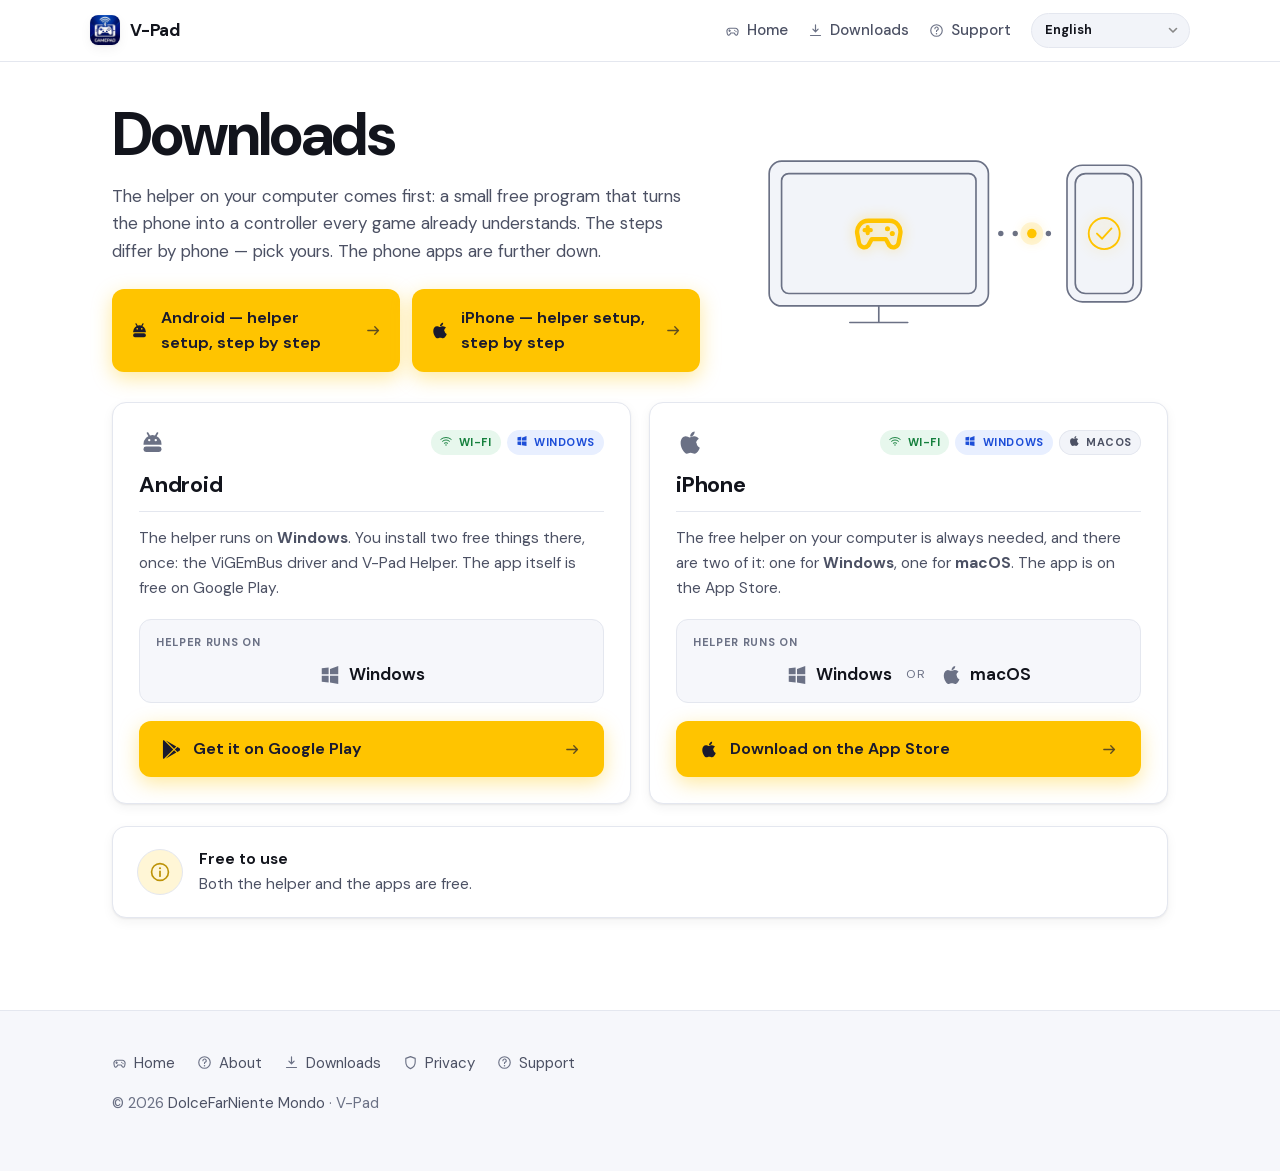
<file: docs/downloads.html>
<!doctype html>
<html lang="en" data-lang="en">
<head>
<meta charset="utf-8">
<meta name="viewport" content="width=device-width, initial-scale=1">
<title>V-Pad — Downloads</title>
<meta name="description" content="Downloads for V-Pad: the free helper for your computer — Windows for Android, Windows or macOS for iPhone — plus the app on Google Play and the App Store.">
<link rel="icon" href="assets/icon.png">
<link rel="stylesheet" href="assets/style.css">
<link rel="canonical" href="https://vpadcontroller.com/downloads">
<meta property="og:url" content="https://vpadcontroller.com/downloads">
<!-- SEO:BEGIN -->
<!-- Makineler için: sosyal kart ve yapısal veri. Bu blok
     tools/seo-update.py tarafından üretiliyor — elle düzenlemeyin,
     aracı çalıştırın. -->
<meta property="og:title" content="V-Pad — Downloads">
<meta property="og:description" content="Downloads for V-Pad: the free helper for your computer — Windows for Android, Windows or macOS for iPhone — plus the app on Google Play and the App Store.">
<meta property="og:type" content="website">
<meta property="og:site_name" content="V-Pad">
<meta property="og:locale" content="en_US">
<meta property="og:locale:alternate" content="tr_TR">
<meta property="og:locale:alternate" content="de_DE">
<meta property="og:locale:alternate" content="es_ES">
<meta property="og:locale:alternate" content="fr_FR">
<meta property="og:locale:alternate" content="id_ID">
<meta property="og:locale:alternate" content="ja_JP">
<meta property="og:locale:alternate" content="ko_KR">
<meta property="og:locale:alternate" content="pt_BR">
<meta property="og:locale:alternate" content="ru_RU">
<meta property="og:locale:alternate" content="zh_CN">
<meta property="og:locale:alternate" content="ar_AR">
<meta property="og:image" content="https://vpadcontroller.com/assets/customise-banner.jpg">
<meta property="og:image:width" content="2200">
<meta property="og:image:height" content="1016">
<meta property="og:image:alt" content="A phone with the V-Pad customise sheet open, beside its layouts">
<meta name="twitter:card" content="summary_large_image">
<meta name="twitter:title" content="V-Pad — Downloads">
<meta name="twitter:description" content="Downloads for V-Pad: the free helper for your computer — Windows for Android, Windows or macOS for iPhone — plus the app on Google Play and the App Store.">
<meta name="twitter:image" content="https://vpadcontroller.com/assets/customise-banner.jpg">
<script type="application/ld+json">
{
  "@context": "https://schema.org",
  "@type": "BreadcrumbList",
  "itemListElement": [
    {
      "@type": "ListItem",
      "position": 1,
      "name": "Home",
      "item": "https://vpadcontroller.com/"
    },
    {
      "@type": "ListItem",
      "position": 2,
      "name": "Downloads",
      "item": "https://vpadcontroller.com/downloads"
    }
  ]
}
</script>
<!-- SEO:END -->
</head>
<body>

<!-- ICONS:BEGIN -->
<!-- ============================================================
     Icon sprite. Inlined into each page rather than fetched: a strict
     "no third-party requests" promise sits in our privacy policy, and
     external <use href="file.svg#id"> is still unreliable across
     browsers. Each symbol carries its own viewBox, so a caller is just
     <svg class="ico"><use href="#i-name"/></svg>.

     Colour comes from `currentColor` in every symbol — an icon inherits
     the text colour of whatever it sits next to, in either theme.
     ============================================================ -->
<svg width="0" height="0" aria-hidden="true" focusable="false" style="position:absolute">
  <defs>
    <symbol id="i-windows" viewBox="0 0 24 24">
      <path fill="currentColor" d="M3 4.7 10.5 3.7v7.4H3V4.7Zm9 .8L21 2.2v8.9h-9V5.5ZM3 12.9h7.5v7.4L3 19.3v-6.4Zm9 0h9v8.9L12 20.3v-7.4Z"/>
    </symbol>

    <symbol id="i-apple" viewBox="0 0 384 512">
      <path fill="currentColor" d="M318.7 268c-.2-36.7 16.4-64.4 50-84.8-18.8-26.9-47.2-41.7-84.7-44.6-35.5-2.8-74.3 20.7-88.5 20.7-15 0-49.4-19.7-76.4-19.7C71.2 141.6 24 184.4 24 269.7c0 25.2 4.6 51.2 13.8 78 12.3 35.2 56.6 121.5 102.8 120.1 24.1-.6 41.1-17.1 72.5-17.1 30.5 0 46.2 17.1 76.4 17.1 46.6-.7 86.7-79.1 98.4-114.4-62.6-29.5-59.2-86.4-59.2-88.4zm-51.1-155.2c24.7-29.3 22.5-56 21.8-65.6-21.9 1.3-47.2 15-61.6 31.9-15.9 18.2-25.2 40.7-23.2 64.7 23.7 1.8 45.3-10.4 63-30.9z"/>
    </symbol>

    <!-- The eyes are holes punched with evenodd, so the icon works on any ground. -->
    <symbol id="i-android" viewBox="0 0 24 24">
      <path fill="none" stroke="currentColor" stroke-width="1.5" stroke-linecap="round" d="M7.6 3.6 9 6M16.4 3.6 15 6"/>
      <path fill="currentColor" fill-rule="evenodd" d="M4 13.4a8 8 0 0 1 16 0v.7H4v-.7Zm5.1-2.5a1.05 1.05 0 1 1 0-2.1 1.05 1.05 0 0 1 0 2.1Zm5.8 0a1.05 1.05 0 1 1 0-2.1 1.05 1.05 0 0 1 0 2.1Z"/>
      <rect fill="currentColor" x="4" y="15.6" width="16" height="4.8" rx="2.2"/>
    </symbol>

    <symbol id="i-play" viewBox="0 0 512 512">
      <path fill="currentColor" d="M325.3 234.3 104.6 13l280.8 161.2-60.1 60.1zM47 0C34 6.8 25.3 19.2 25.3 35.3v441.3c0 16.1 8.7 28.5 21.7 35.3l256.6-256L47 0zm425.2 225.6-58.9-34.1-65.7 65.5 65.7 65.5 60.1-34.1c18-14.3 18-46.5-1.2-62.8zM104.6 499l280.8-161.2-60.1-60.1L104.6 499z"/>
    </symbol>

    <symbol id="i-bluetooth" viewBox="0 0 24 24">
      <path fill="none" stroke="currentColor" stroke-width="1.9" stroke-linecap="round" stroke-linejoin="round"
            d="M6.8 6.8 17.2 17.2 12 22.4V1.6l5.2 5.2L6.8 17.2"/>
    </symbol>

    <symbol id="i-wifi" viewBox="0 0 24 24">
      <path fill="none" stroke="currentColor" stroke-width="1.9" stroke-linecap="round"
            d="M1.6 8.6a16 16 0 0 1 20.8 0M5.1 12.5a11 11 0 0 1 13.8 0M8.6 16.3a6 6 0 0 1 6.8 0"/>
      <circle fill="currentColor" cx="12" cy="20" r="1.3"/>
    </symbol>

    <symbol id="i-download" viewBox="0 0 24 24">
      <path fill="none" stroke="currentColor" stroke-width="1.9" stroke-linecap="round" stroke-linejoin="round"
            d="M12 3v11m0 0 4.2-4.2M12 14l-4.2-4.2M4 20h16"/>
    </symbol>

    <symbol id="i-apps" viewBox="0 0 24 24">
      <path fill="currentColor" d="M3 3h8v8H3V3Zm10 0h8v8h-8V3ZM3 13h8v8H3v-8Zm10 0h8v8h-8v-8Z"/>
    </symbol>

    <symbol id="i-shield" viewBox="0 0 24 24">
      <path fill="none" stroke="currentColor" stroke-width="1.8" stroke-linecap="round" stroke-linejoin="round"
            d="M12 2.6 4.5 5.4v5.9c0 4.8 3.1 8.9 7.5 10.5 4.4-1.6 7.5-5.7 7.5-10.5V5.4L12 2.6Z"/>
    </symbol>

    <symbol id="i-help" viewBox="0 0 24 24">
      <circle fill="none" stroke="currentColor" stroke-width="1.8" cx="12" cy="12" r="9.2"/>
      <path fill="none" stroke="currentColor" stroke-width="1.8" stroke-linecap="round"
            d="M9.4 9.1a2.7 2.7 0 1 1 3.6 2.6c-.7.3-1 .9-1 1.6v.3"/>
      <circle fill="currentColor" cx="12" cy="17" r="1.2"/>
    </symbol>

    <symbol id="i-code" viewBox="0 0 24 24">
      <path fill="none" stroke="currentColor" stroke-width="1.9" stroke-linecap="round" stroke-linejoin="round"
            d="M8.5 5.5 3 12l5.5 6.5M15.5 5.5 21 12l-5.5 6.5"/>
    </symbol>

    <symbol id="i-clock" viewBox="0 0 24 24">
      <circle fill="none" stroke="currentColor" stroke-width="1.8" cx="12" cy="12" r="9.2"/>
      <path fill="none" stroke="currentColor" stroke-width="1.8" stroke-linecap="round" d="M12 7.2V12l3.4 2.1"/>
    </symbol>

    <symbol id="i-gamepad" viewBox="0 0 24 24">
      <path fill="none" stroke="currentColor" stroke-width="1.8" stroke-linecap="round" stroke-linejoin="round"
            d="M7.6 8.4h8.8a4.6 4.6 0 0 1 4.5 5.5l-.7 3.7a2.2 2.2 0 0 1-3.8 1.1L14.9 16H9.1l-1.5 2.7a2.2 2.2 0 0 1-3.8-1.1l-.7-3.7a4.6 4.6 0 0 1 4.5-5.5Z"/>
      <path fill="none" stroke="currentColor" stroke-width="1.7" stroke-linecap="round" d="M7.4 11v2.6M6.1 12.3h2.6"/>
      <circle fill="currentColor" cx="15.6" cy="11.7" r="1.05"/>
      <circle fill="currentColor" cx="17.6" cy="13.7" r="1.05"/>
    </symbol>

    <symbol id="i-sliders" viewBox="0 0 24 24">
      <path fill="none" stroke="currentColor" stroke-width="1.8" stroke-linecap="round"
            d="M3 7h5M13 7h8M3 17h9M17 17h4"/>
      <circle fill="none" stroke="currentColor" stroke-width="1.8" cx="10.5" cy="7" r="2.4"/>
      <circle fill="none" stroke="currentColor" stroke-width="1.8" cx="14.5" cy="17" r="2.4"/>
    </symbol>

    <symbol id="i-route" viewBox="0 0 24 24">
      <circle fill="none" stroke="currentColor" stroke-width="1.8" cx="5.5" cy="5.5" r="2.6"/>
      <circle fill="none" stroke="currentColor" stroke-width="1.8" cx="18.5" cy="18.5" r="2.6"/>
      <path fill="none" stroke="currentColor" stroke-width="1.8" stroke-linecap="round" stroke-dasharray="1.6 3"
            d="M5.5 8.1v5.4a3 3 0 0 0 3 3h7.4"/>
    </symbol>

    <symbol id="i-info" viewBox="0 0 24 24">
      <circle fill="none" stroke="currentColor" stroke-width="1.8" cx="12" cy="12" r="9.2"/>
      <path fill="none" stroke="currentColor" stroke-width="1.9" stroke-linecap="round" d="M12 11.2v5.4"/>
      <circle fill="currentColor" cx="12" cy="7.9" r="1.2"/>
    </symbol>

    <symbol id="i-arrow" viewBox="0 0 24 24">
      <path fill="none" stroke="currentColor" stroke-width="1.9" stroke-linecap="round" stroke-linejoin="round"
            d="M4 12h15m0 0-5.2-5.2M19 12l-5.2 5.2"/>
    </symbol>
  </defs>
</svg>
<!-- ICONS:END -->

<header>
  <div class="wrap bar">
    <a class="brand" href="./"><img src="assets/icon.png" alt=""> V-Pad</a>
    <nav>
      <a href="./"><svg class="ico" aria-hidden="true"><use href="#i-gamepad"/></svg><span lang="en">Home</span><span lang="tr">Ana sayfa</span></a>
      <a href="/downloads"><svg class="ico" aria-hidden="true"><use href="#i-download"/></svg><span lang="en">Downloads</span><span lang="tr">İndirmeler</span></a>
      <a href="/support"><svg class="ico" aria-hidden="true"><use href="#i-help"/></svg><span lang="en">Support</span><span lang="tr">Destek</span></a>
      <div class="langs">
        <select aria-label="Language">
          <option value="en">English</option>
          <option value="tr">Türkçe</option>
          <option value="de">Deutsch</option>
          <option value="es">Español</option>
          <option value="fr">Français</option>
          <option value="id">Bahasa Indonesia</option>
          <option value="ja">日本語</option>
          <option value="ko">한국어</option>
          <option value="pt">Português</option>
          <option value="ru">Русский</option>
          <option value="zh">中文</option>
          <option value="ar">العربية</option>
        </select>
      </div>
    </nav>
  </div>
</header>

<section id="download" class="dl">
  <div class="wrap">

    <!-- Title, the helper pitch and the two ways in are ONE block (owner,
         2026-09-03): they were a title, then a gap, then a card saying the
         same thing again, which pushed the only two buttons that matter
         below the fold. The store links still come last. -->
    <div class="dl-head">
      <div>
        <h1><span lang="en">Downloads</span><span lang="tr">İndirmeler</span></h1>
        <p class="sub">
          <span lang="en">The helper on your computer comes first: a small free program that turns the phone into a controller every game already understands. The steps differ by phone — pick yours. The phone apps are further down.</span>
          <span lang="tr">Önce bilgisayarındaki yardımcı: telefonu her oyunun zaten tanıdığı bir kumandaya çeviren küçük ve ücretsiz bir program. Adımlar telefona göre değişir — seninkini seç. Telefon uygulamaları aşağıda.</span>
        </p>
        <div class="pick">
          <a class="btn btn-primary" href="/downloads-android">
            <svg class="ico" aria-hidden="true"><use href="#i-android"/></svg>
            <span class="lbl">
              <span lang="en">Android — helper setup, step by step</span>
              <span lang="tr">Android — yardımcı kurulumu, adım adım</span>
            </span>
            <svg class="ico chev" aria-hidden="true"><use href="#i-arrow"/></svg>
          </a>
          <a class="btn btn-primary" href="/downloads-ios">
            <svg class="ico" aria-hidden="true"><use href="#i-apple"/></svg>
            <span class="lbl">
              <span lang="en">iPhone — helper setup, step by step</span>
              <span lang="tr">iPhone — yardımcı kurulumu, adım adım</span>
            </span>
            <svg class="ico chev" aria-hidden="true"><use href="#i-arrow"/></svg>
          </a>
        </div>
      </div>
      <!-- The page in one picture: the computer holds the pad, the phone is
           what you press, and the warm dot between them is the only thing
           this site is actually about. Drawn from the theme tokens, so it
           inverts with the page; decorative, so it is hidden from assistive
           tech — every fact in it is already written beside it in words. -->
      <svg class="art" viewBox="0 0 420 212" aria-hidden="true" focusable="false">
        <rect class="face" x="34" y="34" width="212" height="140" rx="12"/>
        <rect class="ln" x="46" y="46" width="188" height="116" rx="7"/>
        <path class="ln" d="M140 174v16M112 190h56"/>
        <use class="gold" href="#i-gamepad" x="112" y="72" width="56" height="56"/>
        <circle class="dot" cx="258" cy="104" r="2.6"/>
        <circle class="dot" cx="272" cy="104" r="2.6"/>
        <circle class="node" cx="288" cy="104" r="11" opacity=".16"/>
        <circle class="node" cx="288" cy="104" r="4.6"/>
        <circle class="dot" cx="304" cy="104" r="2.6"/>
        <rect class="face" x="322" y="38" width="72" height="132" rx="15"/>
        <rect class="ln" x="330" y="46" width="56" height="116" rx="10"/>
        <circle class="gline" cx="358" cy="104" r="15"/>
        <path class="gline" d="m351 104 5 5 9-10"/>
      </svg>
    </div>

    <div class="grid two">
      <div class="card plat">
        <div class="plat-top">
          <svg class="ico glyph" aria-hidden="true"><use href="#i-android"/></svg>
          <span class="tags">
            <span class="tag wifi"><svg class="ico" aria-hidden="true"><use href="#i-wifi"/></svg> Wi-Fi</span>
            <span class="tag bt"><svg class="ico" aria-hidden="true"><use href="#i-windows"/></svg> Windows</span>
          </span>
        </div>
        <h2>Android</h2>
        <p>
          <span lang="en">The helper runs on <b>Windows</b>. You install two free things there, once: the ViGEmBus driver and V-Pad Helper. The app itself is free on Google Play.</span>
          <span lang="tr">Yardımcı <b>Windows</b>'ta çalışır. Oraya bir kereye mahsus iki ücretsiz şey kurarsın: ViGEmBus sürücüsü ve V-Pad Helper. Uygulamanın kendisi Google Play'de ücretsiz.</span>
        </p>
        <!-- The strip answers one question — which computer do I need? — and
             nothing else. ViGEmBus is step one of the Windows setup, not a
             second platform, so it gets no mark here (owner, 2026-09-03). -->
        <div class="needs">
          <span class="cap"><span lang="en">Helper runs on</span><span lang="tr">Yardımcı şurada çalışır</span></span>
          <div class="row">
            <span class="item"><svg class="ico" aria-hidden="true"><use href="#i-windows"/></svg>Windows</span>
          </div>
        </div>
        <a class="btn btn-primary" href="https://play.google.com/store/apps/details?id=com.dfnmondo.gamepad.app">
          <svg class="ico" aria-hidden="true"><use href="#i-play"/></svg>
          <span lang="en">Get it on Google Play</span>
          <span lang="tr">Google Play'den al</span>
          <svg class="ico chev" aria-hidden="true"><use href="#i-arrow"/></svg>
        </a>
      </div>

      <div class="card plat">
        <div class="plat-top">
          <svg class="ico glyph" aria-hidden="true"><use href="#i-apple"/></svg>
          <span class="tags">
            <span class="tag wifi"><svg class="ico" aria-hidden="true"><use href="#i-wifi"/></svg> Wi-Fi</span>
            <span class="tag bt"><svg class="ico" aria-hidden="true"><use href="#i-windows"/></svg> Windows</span>
            <span class="tag os"><svg class="ico" aria-hidden="true"><use href="#i-apple"/></svg> macOS</span>
          </span>
        </div>
        <h2>iPhone</h2>
        <p>
          <span lang="en">The free helper on your computer is always needed, and there are two of it: one for <b>Windows</b>, one for <b>macOS</b>. The app is on the App Store.</span>
          <span lang="tr">Bilgisayarındaki ücretsiz yardımcı her zaman gerekli ve iki tane var: biri <b>Windows</b>, biri <b>macOS</b> için. Uygulama App Store'da yayında.</span>
        </p>
        <div class="needs">
          <span class="cap"><span lang="en">Helper runs on</span><span lang="tr">Yardımcı şurada çalışır</span></span>
          <div class="row">
            <span class="item"><svg class="ico" aria-hidden="true"><use href="#i-windows"/></svg>Windows</span>
            <span class="sep"><span lang="en">or</span><span lang="tr">ya da</span></span>
            <span class="item"><svg class="ico" aria-hidden="true"><use href="#i-apple"/></svg>macOS</span>
          </div>
        </div>
        <a class="btn btn-primary" href="https://apps.apple.com/us/app/v-pad-virtual-gamepad/id6796475673">
          <svg class="ico" aria-hidden="true"><use href="#i-apple"/></svg>
          <span lang="en">Download on the App Store</span>
          <span lang="tr">App Store'dan indir</span>
          <svg class="ico chev" aria-hidden="true"><use href="#i-arrow"/></svg>
        </a>
      </div>
    </div>

    <div class="card free-bar">
      <span class="badge"><svg class="ico" aria-hidden="true"><use href="#i-info"/></svg></span>
      <p>
        <span lang="en"><strong>Free to use</strong> Both the helper and the apps are free.</span>
        <span lang="tr"><strong>Ücretsiz</strong> Hem yardımcı hem uygulamalar ücretsiz.</span>
      </p>
    </div>

  </div>
</section>

<footer>
  <div class="wrap">
    <div class="links">
      <a href="./"><svg class="ico" aria-hidden="true"><use href="#i-gamepad"/></svg><span lang="en">Home</span><span lang="tr">Ana sayfa</span></a>
      <a href="/about"><svg class="ico" aria-hidden="true"><use href="#i-help"/></svg><span lang="en">About</span><span lang="tr">Hakkında</span></a>
      <a href="/downloads"><svg class="ico" aria-hidden="true"><use href="#i-download"/></svg><span lang="en">Downloads</span><span lang="tr">İndirmeler</span></a>
      <a href="/privacy"><svg class="ico" aria-hidden="true"><use href="#i-shield"/></svg><span lang="en">Privacy</span><span lang="tr">Gizlilik</span></a>
      <a href="/support"><svg class="ico" aria-hidden="true"><use href="#i-help"/></svg><span lang="en">Support</span><span lang="tr">Destek</span></a>
    </div>
    <p style="margin:0">© 2026 <a href="https://dolcefarnientemondo.com/">DolceFarNiente Mondo</a> · V-Pad</p>
  </div>
</footer>

<script src="assets/site.js"></script>
</body>
</html>
</file>
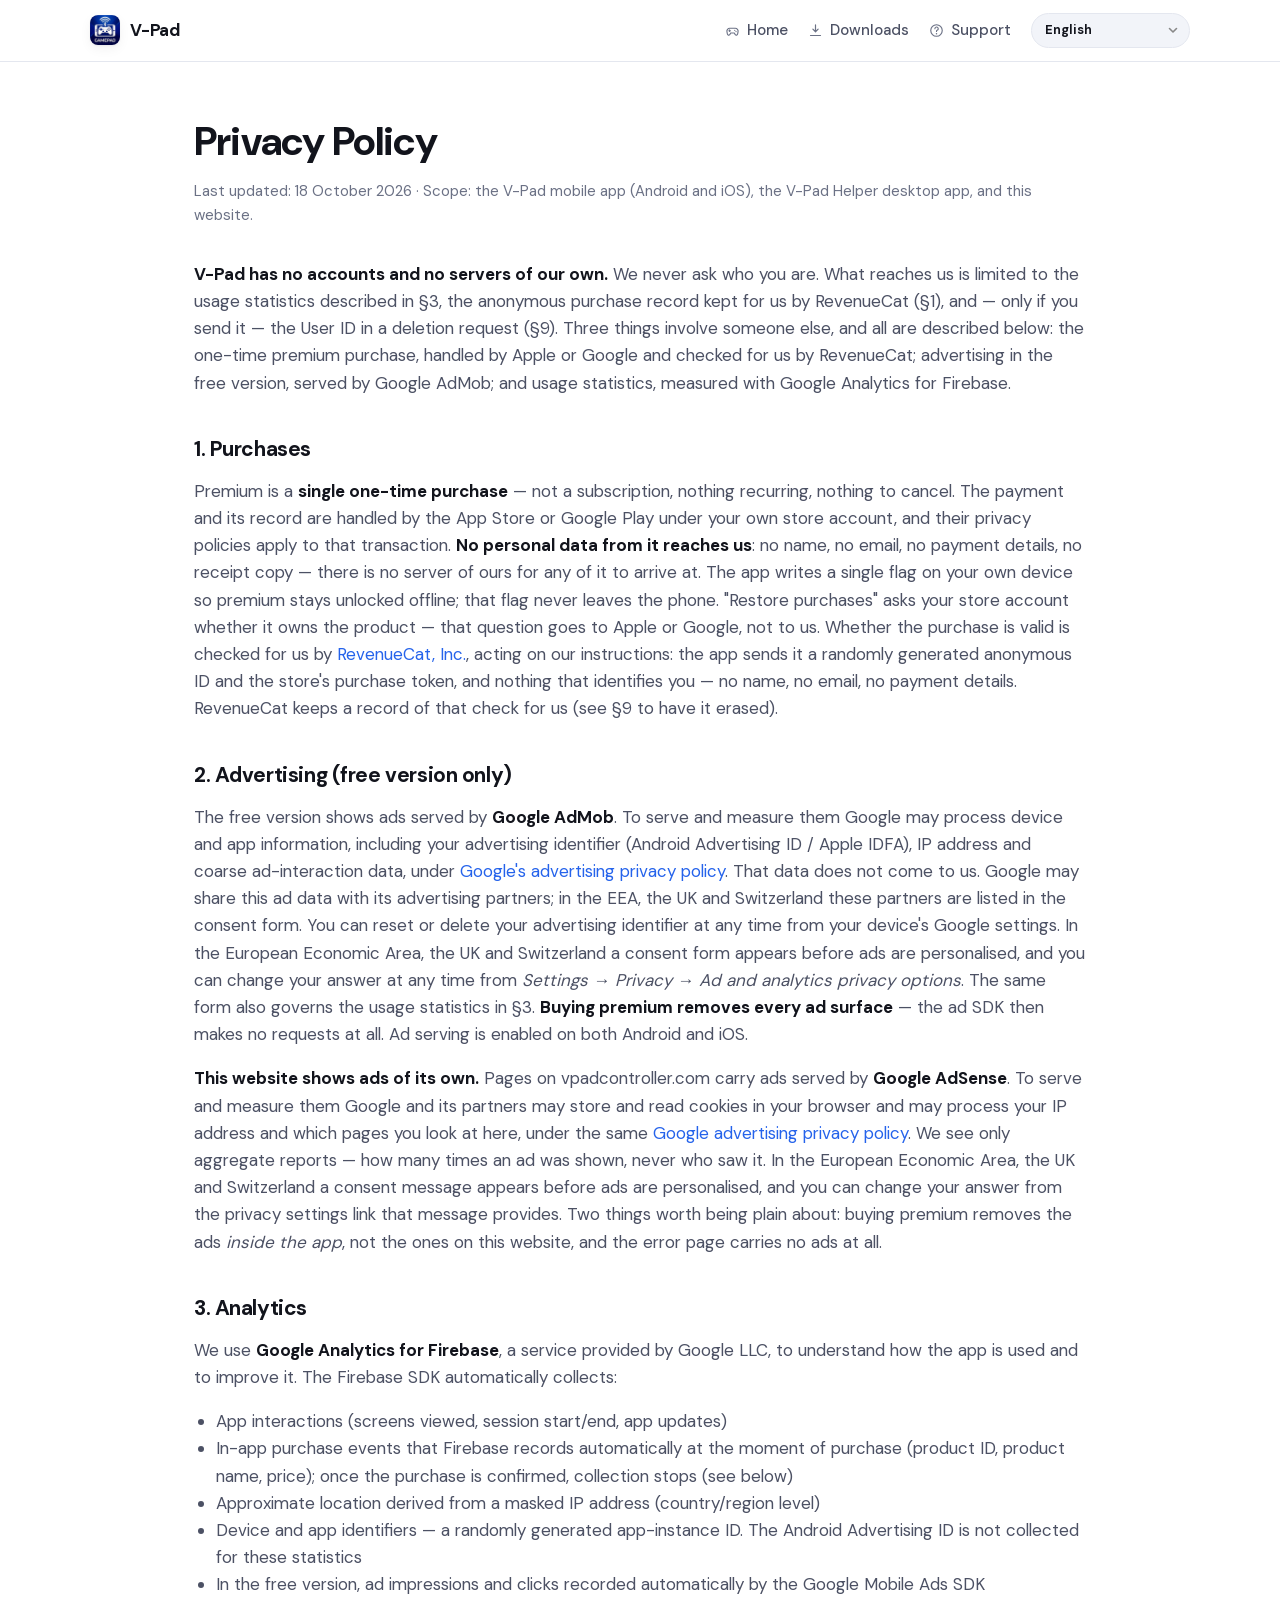
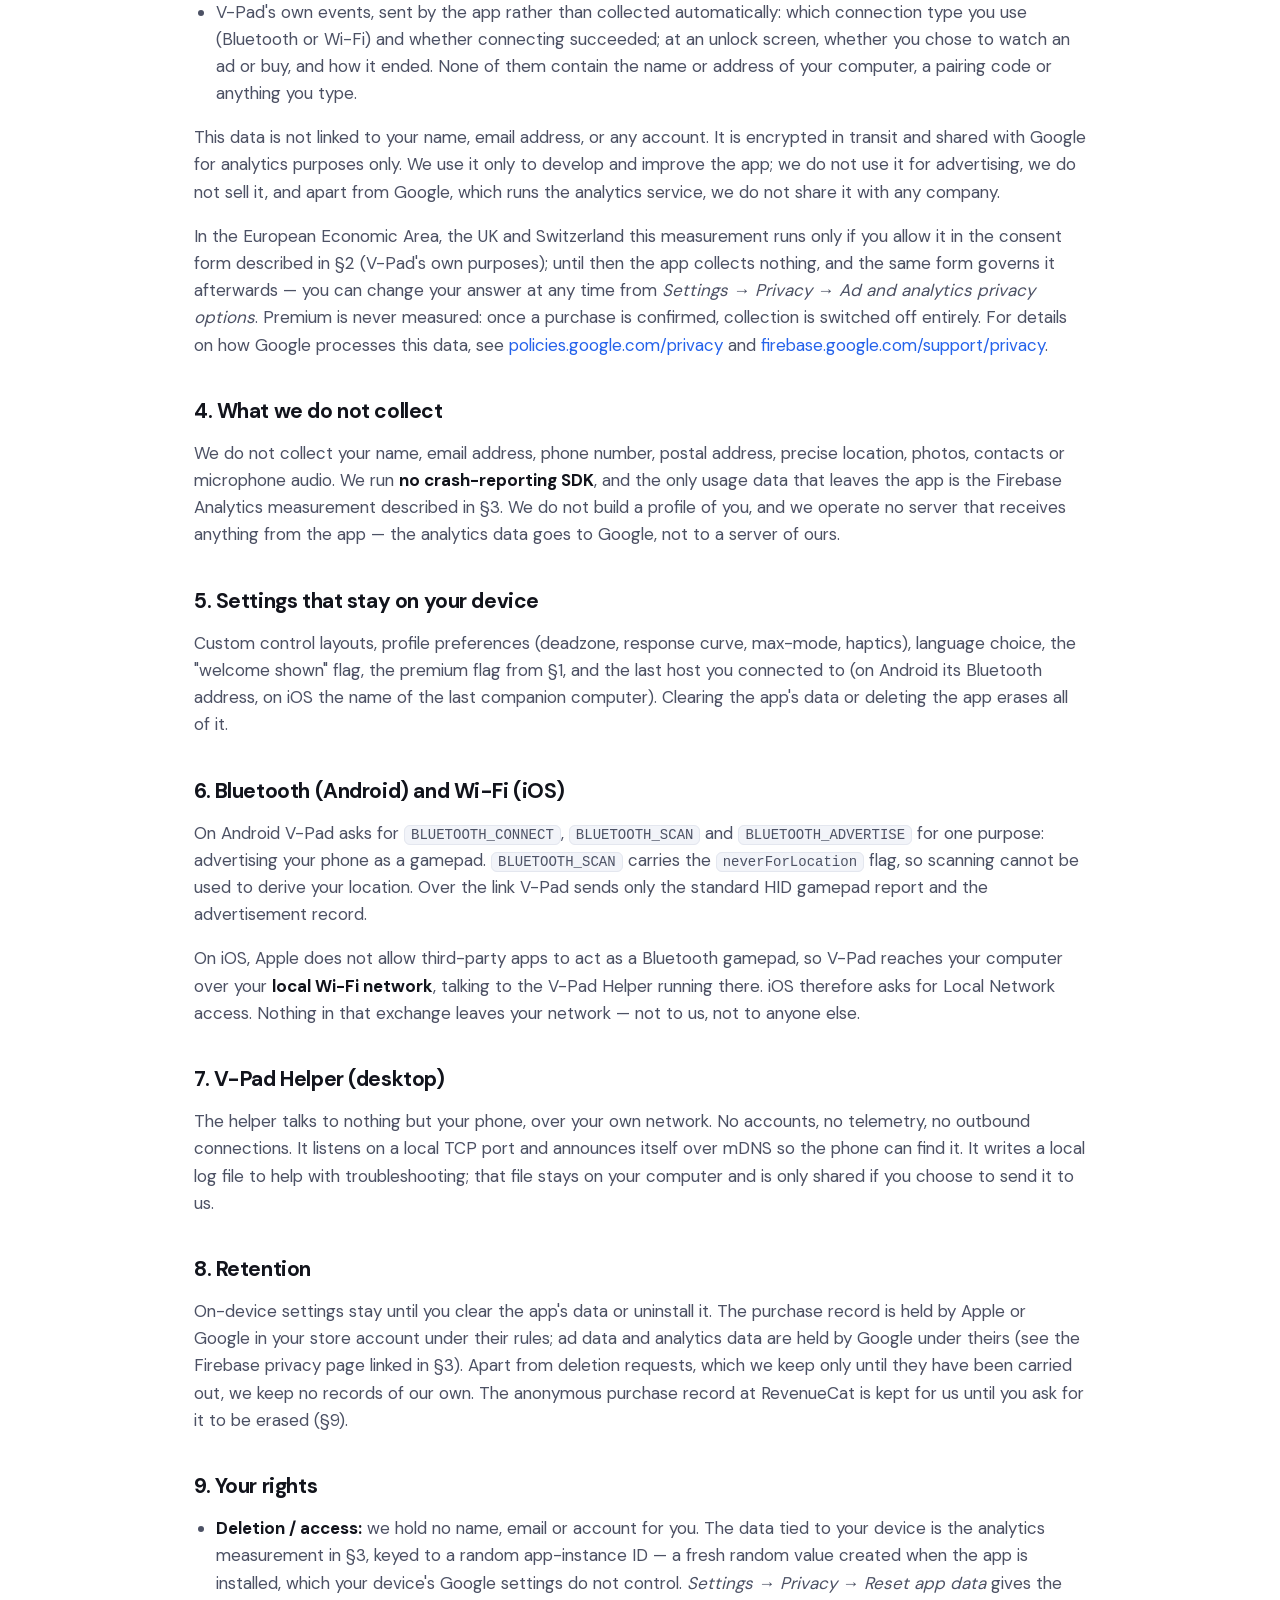
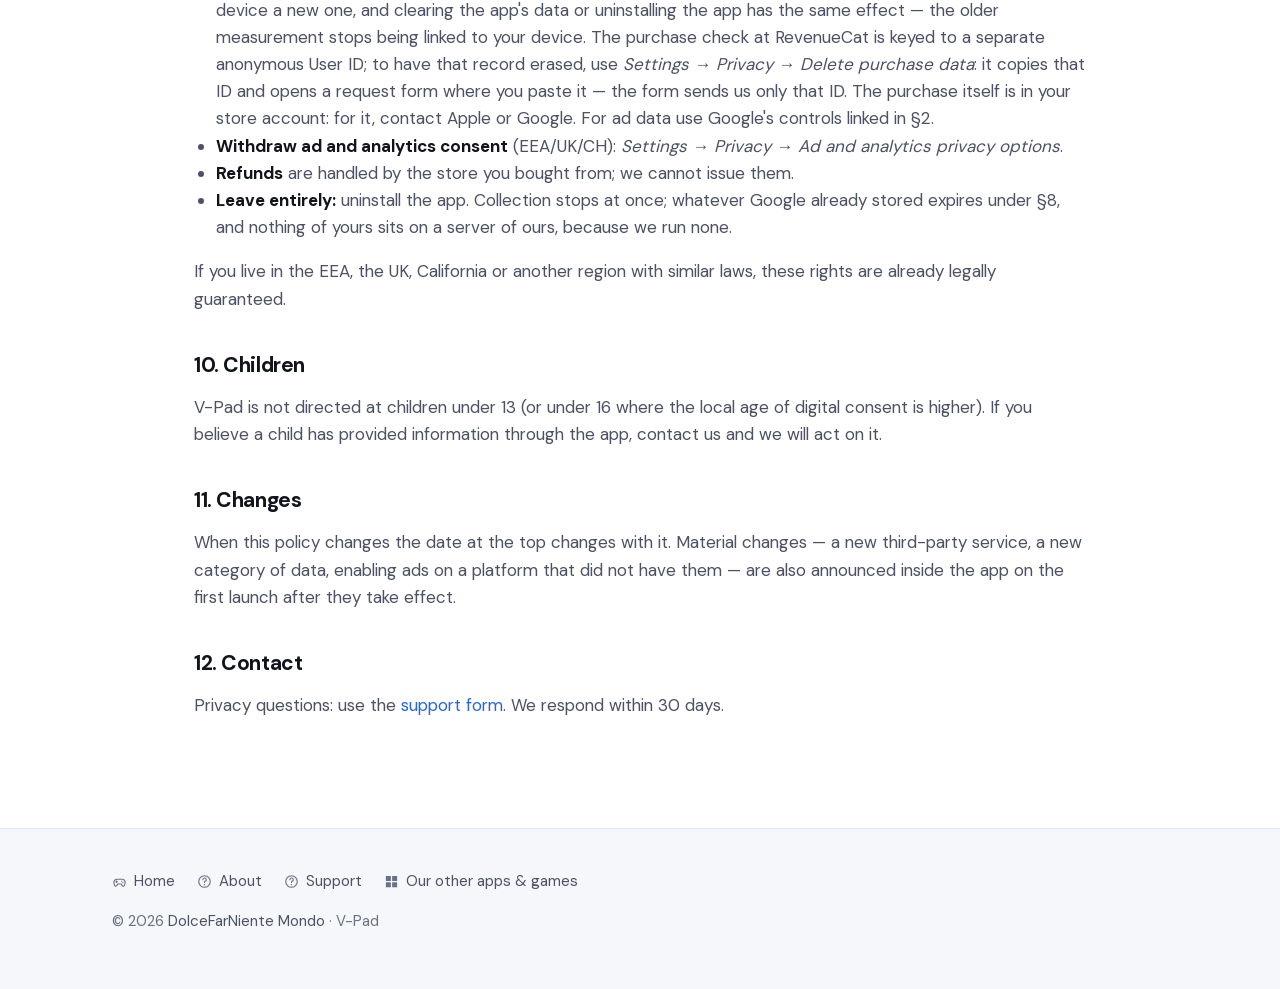
<file: docs/privacy.html>
<!doctype html>
<html lang="en" data-lang="en" data-i18n="off">
<head>
<meta charset="utf-8">
<meta name="viewport" content="width=device-width, initial-scale=1">
<title>V-Pad — Privacy Policy</title>
<meta name="description" content="V-Pad privacy policy: no accounts, no servers of ours. Purchases are handled by Apple or Google; the free version shows ads through Google AdMob.">
<link rel="icon" href="assets/icon.png">
<link rel="stylesheet" href="assets/style.css">
<link rel="canonical" href="https://vpadcontroller.com/privacy">
<meta property="og:url" content="https://vpadcontroller.com/privacy">
<!-- SEO:BEGIN -->
<!-- Makineler için: sosyal kart ve yapısal veri. Bu blok
     tools/seo-update.py tarafından üretiliyor — elle düzenlemeyin,
     aracı çalıştırın. -->
<meta property="og:title" content="V-Pad — Privacy Policy">
<meta property="og:description" content="V-Pad privacy policy: no accounts, no servers of ours. Purchases are handled by Apple or Google; the free version shows ads through Google AdMob.">
<meta property="og:type" content="website">
<meta property="og:site_name" content="V-Pad">
<meta property="og:locale" content="en_US">
<meta property="og:locale:alternate" content="tr_TR">
<meta property="og:locale:alternate" content="de_DE">
<meta property="og:locale:alternate" content="es_ES">
<meta property="og:locale:alternate" content="fr_FR">
<meta property="og:locale:alternate" content="id_ID">
<meta property="og:locale:alternate" content="ja_JP">
<meta property="og:locale:alternate" content="ko_KR">
<meta property="og:locale:alternate" content="pt_BR">
<meta property="og:locale:alternate" content="ru_RU">
<meta property="og:locale:alternate" content="zh_CN">
<meta property="og:locale:alternate" content="ar_AR">
<meta property="og:image" content="https://vpadcontroller.com/assets/customise-banner.jpg">
<meta property="og:image:width" content="2200">
<meta property="og:image:height" content="1016">
<meta property="og:image:alt" content="A phone with the V-Pad customise sheet open, beside its layouts">
<meta name="twitter:card" content="summary_large_image">
<meta name="twitter:title" content="V-Pad — Privacy Policy">
<meta name="twitter:description" content="V-Pad privacy policy: no accounts, no servers of ours. Purchases are handled by Apple or Google; the free version shows ads through Google AdMob.">
<meta name="twitter:image" content="https://vpadcontroller.com/assets/customise-banner.jpg">
<script type="application/ld+json">
{
  "@context": "https://schema.org",
  "@type": "BreadcrumbList",
  "itemListElement": [
    {
      "@type": "ListItem",
      "position": 1,
      "name": "Home",
      "item": "https://vpadcontroller.com/"
    },
    {
      "@type": "ListItem",
      "position": 2,
      "name": "Privacy",
      "item": "https://vpadcontroller.com/privacy"
    }
  ]
}
</script>
<!-- SEO:END -->
</head>
<body>

<!-- ICONS:BEGIN -->
<!-- ============================================================
     Icon sprite. Inlined into each page rather than fetched: a strict
     "no third-party requests" promise sits in our privacy policy, and
     external <use href="file.svg#id"> is still unreliable across
     browsers. Each symbol carries its own viewBox, so a caller is just
     <svg class="ico"><use href="#i-name"/></svg>.

     Colour comes from `currentColor` in every symbol — an icon inherits
     the text colour of whatever it sits next to, in either theme.
     ============================================================ -->
<svg width="0" height="0" aria-hidden="true" focusable="false" style="position:absolute">
  <defs>
    <symbol id="i-windows" viewBox="0 0 24 24">
      <path fill="currentColor" d="M3 4.7 10.5 3.7v7.4H3V4.7Zm9 .8L21 2.2v8.9h-9V5.5ZM3 12.9h7.5v7.4L3 19.3v-6.4Zm9 0h9v8.9L12 20.3v-7.4Z"/>
    </symbol>

    <symbol id="i-apple" viewBox="0 0 384 512">
      <path fill="currentColor" d="M318.7 268c-.2-36.7 16.4-64.4 50-84.8-18.8-26.9-47.2-41.7-84.7-44.6-35.5-2.8-74.3 20.7-88.5 20.7-15 0-49.4-19.7-76.4-19.7C71.2 141.6 24 184.4 24 269.7c0 25.2 4.6 51.2 13.8 78 12.3 35.2 56.6 121.5 102.8 120.1 24.1-.6 41.1-17.1 72.5-17.1 30.5 0 46.2 17.1 76.4 17.1 46.6-.7 86.7-79.1 98.4-114.4-62.6-29.5-59.2-86.4-59.2-88.4zm-51.1-155.2c24.7-29.3 22.5-56 21.8-65.6-21.9 1.3-47.2 15-61.6 31.9-15.9 18.2-25.2 40.7-23.2 64.7 23.7 1.8 45.3-10.4 63-30.9z"/>
    </symbol>

    <!-- The eyes are holes punched with evenodd, so the icon works on any ground. -->
    <symbol id="i-android" viewBox="0 0 24 24">
      <path fill="none" stroke="currentColor" stroke-width="1.5" stroke-linecap="round" d="M7.6 3.6 9 6M16.4 3.6 15 6"/>
      <path fill="currentColor" fill-rule="evenodd" d="M4 13.4a8 8 0 0 1 16 0v.7H4v-.7Zm5.1-2.5a1.05 1.05 0 1 1 0-2.1 1.05 1.05 0 0 1 0 2.1Zm5.8 0a1.05 1.05 0 1 1 0-2.1 1.05 1.05 0 0 1 0 2.1Z"/>
      <rect fill="currentColor" x="4" y="15.6" width="16" height="4.8" rx="2.2"/>
    </symbol>

    <symbol id="i-play" viewBox="0 0 512 512">
      <path fill="currentColor" d="M325.3 234.3 104.6 13l280.8 161.2-60.1 60.1zM47 0C34 6.8 25.3 19.2 25.3 35.3v441.3c0 16.1 8.7 28.5 21.7 35.3l256.6-256L47 0zm425.2 225.6-58.9-34.1-65.7 65.5 65.7 65.5 60.1-34.1c18-14.3 18-46.5-1.2-62.8zM104.6 499l280.8-161.2-60.1-60.1L104.6 499z"/>
    </symbol>

    <symbol id="i-bluetooth" viewBox="0 0 24 24">
      <path fill="none" stroke="currentColor" stroke-width="1.9" stroke-linecap="round" stroke-linejoin="round"
            d="M6.8 6.8 17.2 17.2 12 22.4V1.6l5.2 5.2L6.8 17.2"/>
    </symbol>

    <symbol id="i-wifi" viewBox="0 0 24 24">
      <path fill="none" stroke="currentColor" stroke-width="1.9" stroke-linecap="round"
            d="M1.6 8.6a16 16 0 0 1 20.8 0M5.1 12.5a11 11 0 0 1 13.8 0M8.6 16.3a6 6 0 0 1 6.8 0"/>
      <circle fill="currentColor" cx="12" cy="20" r="1.3"/>
    </symbol>

    <symbol id="i-download" viewBox="0 0 24 24">
      <path fill="none" stroke="currentColor" stroke-width="1.9" stroke-linecap="round" stroke-linejoin="round"
            d="M12 3v11m0 0 4.2-4.2M12 14l-4.2-4.2M4 20h16"/>
    </symbol>

    <symbol id="i-apps" viewBox="0 0 24 24">
      <path fill="currentColor" d="M3 3h8v8H3V3Zm10 0h8v8h-8V3ZM3 13h8v8H3v-8Zm10 0h8v8h-8v-8Z"/>
    </symbol>

    <symbol id="i-shield" viewBox="0 0 24 24">
      <path fill="none" stroke="currentColor" stroke-width="1.8" stroke-linecap="round" stroke-linejoin="round"
            d="M12 2.6 4.5 5.4v5.9c0 4.8 3.1 8.9 7.5 10.5 4.4-1.6 7.5-5.7 7.5-10.5V5.4L12 2.6Z"/>
    </symbol>

    <symbol id="i-help" viewBox="0 0 24 24">
      <circle fill="none" stroke="currentColor" stroke-width="1.8" cx="12" cy="12" r="9.2"/>
      <path fill="none" stroke="currentColor" stroke-width="1.8" stroke-linecap="round"
            d="M9.4 9.1a2.7 2.7 0 1 1 3.6 2.6c-.7.3-1 .9-1 1.6v.3"/>
      <circle fill="currentColor" cx="12" cy="17" r="1.2"/>
    </symbol>

    <symbol id="i-code" viewBox="0 0 24 24">
      <path fill="none" stroke="currentColor" stroke-width="1.9" stroke-linecap="round" stroke-linejoin="round"
            d="M8.5 5.5 3 12l5.5 6.5M15.5 5.5 21 12l-5.5 6.5"/>
    </symbol>

    <symbol id="i-clock" viewBox="0 0 24 24">
      <circle fill="none" stroke="currentColor" stroke-width="1.8" cx="12" cy="12" r="9.2"/>
      <path fill="none" stroke="currentColor" stroke-width="1.8" stroke-linecap="round" d="M12 7.2V12l3.4 2.1"/>
    </symbol>

    <symbol id="i-gamepad" viewBox="0 0 24 24">
      <path fill="none" stroke="currentColor" stroke-width="1.8" stroke-linecap="round" stroke-linejoin="round"
            d="M7.6 8.4h8.8a4.6 4.6 0 0 1 4.5 5.5l-.7 3.7a2.2 2.2 0 0 1-3.8 1.1L14.9 16H9.1l-1.5 2.7a2.2 2.2 0 0 1-3.8-1.1l-.7-3.7a4.6 4.6 0 0 1 4.5-5.5Z"/>
      <path fill="none" stroke="currentColor" stroke-width="1.7" stroke-linecap="round" d="M7.4 11v2.6M6.1 12.3h2.6"/>
      <circle fill="currentColor" cx="15.6" cy="11.7" r="1.05"/>
      <circle fill="currentColor" cx="17.6" cy="13.7" r="1.05"/>
    </symbol>

    <symbol id="i-sliders" viewBox="0 0 24 24">
      <path fill="none" stroke="currentColor" stroke-width="1.8" stroke-linecap="round"
            d="M3 7h5M13 7h8M3 17h9M17 17h4"/>
      <circle fill="none" stroke="currentColor" stroke-width="1.8" cx="10.5" cy="7" r="2.4"/>
      <circle fill="none" stroke="currentColor" stroke-width="1.8" cx="14.5" cy="17" r="2.4"/>
    </symbol>

    <symbol id="i-route" viewBox="0 0 24 24">
      <circle fill="none" stroke="currentColor" stroke-width="1.8" cx="5.5" cy="5.5" r="2.6"/>
      <circle fill="none" stroke="currentColor" stroke-width="1.8" cx="18.5" cy="18.5" r="2.6"/>
      <path fill="none" stroke="currentColor" stroke-width="1.8" stroke-linecap="round" stroke-dasharray="1.6 3"
            d="M5.5 8.1v5.4a3 3 0 0 0 3 3h7.4"/>
    </symbol>

    <symbol id="i-info" viewBox="0 0 24 24">
      <circle fill="none" stroke="currentColor" stroke-width="1.8" cx="12" cy="12" r="9.2"/>
      <path fill="none" stroke="currentColor" stroke-width="1.9" stroke-linecap="round" d="M12 11.2v5.4"/>
      <circle fill="currentColor" cx="12" cy="7.9" r="1.2"/>
    </symbol>

    <symbol id="i-arrow" viewBox="0 0 24 24">
      <path fill="none" stroke="currentColor" stroke-width="1.9" stroke-linecap="round" stroke-linejoin="round"
            d="M4 12h15m0 0-5.2-5.2M19 12l-5.2 5.2"/>
    </symbol>
  </defs>
</svg>
<!-- ICONS:END -->

<header>
  <div class="wrap bar">
    <a class="brand" href="./"><img src="assets/icon.png" alt=""> V-Pad</a>
    <nav>
      <a href="./"><svg class="ico" aria-hidden="true"><use href="#i-gamepad"/></svg><span lang="en">Home</span><span lang="tr">Ana sayfa</span></a>
      <a href="/downloads"><svg class="ico" aria-hidden="true"><use href="#i-download"/></svg><span lang="en">Downloads</span><span lang="tr">İndirmeler</span></a>
      <a href="/support"><svg class="ico" aria-hidden="true"><use href="#i-help"/></svg><span lang="en">Support</span><span lang="tr">Destek</span></a>
      <div class="langs">
        <select aria-label="Language">
          <option value="en">English</option>
          <option value="tr">Türkçe</option>
          <option value="de">Deutsch</option>
          <option value="es">Español</option>
          <option value="fr">Français</option>
          <option value="id">Bahasa Indonesia</option>
          <option value="ja">日本語</option>
          <option value="ko">한국어</option>
          <option value="pt">Português</option>
          <option value="ru">Русский</option>
          <option value="zh">中文</option>
          <option value="ar">العربية</option>
        </select>
      </div>
    </nav>
  </div>
</header>

<article class="doc wrap">
  <h1><span lang="en">Privacy Policy</span><span lang="tr">Gizlilik Politikası</span></h1>
  <p class="updated">
    <span lang="en">Last updated: 18 October 2026 · Scope: the V-Pad mobile app (Android and iOS), the V-Pad Helper desktop app, and this website.</span>
    <span lang="tr">Son güncelleme: 18 Ekim 2026 · Kapsam: V-Pad mobil uygulaması (Android ve iOS), V-Pad Helper masaüstü uygulaması ve bu web sitesi.</span>
  </p>

  <p>
    <span lang="en"><strong>V-Pad has no accounts and no servers of our own.</strong> We never ask who you are. What reaches us is limited to the usage statistics described in §3, the anonymous purchase record kept for us by RevenueCat (§1), and — only if you send it — the User ID in a deletion request (§9). Three things involve someone else, and all are described below: the one-time premium purchase, handled by Apple or Google and checked for us by RevenueCat; advertising in the free version, served by Google AdMob; and usage statistics, measured with Google Analytics for Firebase.</span>
    <span lang="tr"><strong>V-Pad'in hesap sistemi ve kendine ait sunucusu yoktur.</strong> Kim olduğunuzu hiç sormuyoruz. Bize ulaşanlar §3'te anlatılan kullanım istatistikleri, RevenueCat'in bizim için tuttuğu anonim satın alma kaydı (§1) ve — yalnızca siz gönderirseniz — silme talebindeki Kullanıcı kimliğiyle sınırlıdır. Üçüncü tarafı ilgilendiren üç konu var, üçü de aşağıda anlatılıyor: Apple veya Google tarafından yürütülen ve bizim adımıza RevenueCat tarafından doğrulanan tek seferlik premium satın alma; ücretsiz sürümde Google AdMob tarafından sunulan reklamlar; ve Google Analytics for Firebase ile ölçülen kullanım istatistikleri.</span>
  </p>

  <h2><span lang="en">1. Purchases</span><span lang="tr">1. Satın alma</span></h2>
  <p>
    <span lang="en">Premium is a <strong>single one-time purchase</strong> — not a subscription, nothing recurring, nothing to cancel. The payment and its record are handled by the App Store or Google Play under your own store account, and their privacy policies apply to that transaction. <strong>No personal data from it reaches us</strong>: no name, no email, no payment details, no receipt copy — there is no server of ours for any of it to arrive at. The app writes a single flag on your own device so premium stays unlocked offline; that flag never leaves the phone. "Restore purchases" asks your store account whether it owns the product — that question goes to Apple or Google, not to us. Whether the purchase is valid is checked for us by <a href="https://www.revenuecat.com/privacy">RevenueCat, Inc.</a>, acting on our instructions: the app sends it a randomly generated anonymous ID and the store's purchase token, and nothing that identifies you — no name, no email, no payment details. RevenueCat keeps a record of that check for us (see §9 to have it erased).</span>
    <span lang="tr">Premium <strong>tek seferlik bir satın almadır</strong> — abonelik değil, yinelenen ödeme yok, iptal edilecek bir şey yok. Ödeme ve kaydı, sizin mağaza hesabınız altında App Store veya Google Play tarafından yürütülür; o işleme mağazanın gizlilik politikası uygulanır. <strong>Bize hiçbir kişisel veri gelmez</strong>: ad, e-posta, ödeme bilgisi, makbuz kopyası yok — zaten bunların ulaşabileceği bir sunucumuz yok. Uygulama, premium internetsizken de açık kalsın diye cihazınıza tek bir işaret yazar; o işaret telefondan hiç çıkmaz. "Satın alımları geri yükle", ürünün mağaza hesabınıza ait olup olmadığını sorar — bu soru Apple veya Google'a gider, bize değil. Satın almanın geçerli olup olmadığını bizim adımıza <a href="https://www.revenuecat.com/privacy">RevenueCat, Inc.</a> denetler: uygulama ona rastgele üretilmiş anonim bir kimlik ile mağazanın satın alma jetonunu gönderir; sizi tanımlayan hiçbir şey gitmez — ad, e-posta, ödeme bilgisi yok. RevenueCat bu denetimin kaydını bizim için tutar (silinmesi için §9'a bakın).</span>
  </p>

  <h2><span lang="en">2. Advertising (free version only)</span><span lang="tr">2. Reklamlar (yalnızca ücretsiz sürüm)</span></h2>
  <p>
    <span lang="en">The free version shows ads served by <strong>Google AdMob</strong>. To serve and measure them Google may process device and app information, including your advertising identifier (Android Advertising ID / Apple IDFA), IP address and coarse ad-interaction data, under <a href="https://policies.google.com/technologies/ads">Google's advertising privacy policy</a>. That data does not come to us. Google may share this ad data with its advertising partners; in the EEA, the UK and Switzerland these partners are listed in the consent form. You can reset or delete your advertising identifier at any time from your device's Google settings. In the European Economic Area, the UK and Switzerland a consent form appears before ads are personalised, and you can change your answer at any time from <em>Settings → Privacy → Ad and analytics privacy options</em>. The same form also governs the usage statistics in §3. <strong>Buying premium removes every ad surface</strong> — the ad SDK then makes no requests at all. Ad serving is enabled on both Android and iOS.</span>
    <span lang="tr">Ücretsiz sürüm <strong>Google AdMob</strong> tarafından sunulan reklamlar gösterir. Reklamı sunmak ve ölçmek için Google, cihaz ve uygulama bilgilerini işleyebilir; buna reklam kimliğiniz (Android Advertising ID / Apple IDFA), IP adresiniz ve kaba reklam etkileşim verisi dahildir — <a href="https://policies.google.com/technologies/ads">Google'ın reklam gizlilik politikası</a> geçerlidir. Bu veriler bize gelmez. Google bu reklam verisini reklam iş ortaklarıyla paylaşabilir; AEA, Birleşik Krallık ve İsviçre'de bu ortaklar rıza formunda listelenir. Reklam kimliğinizi cihazınızın Google ayarlarından dilediğiniz zaman sıfırlayabilir veya silebilirsiniz. Avrupa Ekonomik Alanı, Birleşik Krallık ve İsviçre'de reklamlar kişiselleştirilmeden önce bir rıza formu çıkar; cevabınızı dilediğiniz zaman <em>Ayarlar → Gizlilik → Reklam ve analitik gizlilik seçenekleri</em>'nden değiştirebilirsiniz. Aynı form §3'teki kullanım istatistiklerini de yönetir. <strong>Premium satın almak tüm reklam yüzeylerini kaldırır</strong> — reklam SDK'sı o durumda hiç istek yapmaz. Reklam sunumu hem Android'de hem iOS'ta etkindir.</span>
  </p>

  <p>
    <span lang="en"><strong>This website shows ads of its own.</strong> Pages on vpadcontroller.com carry ads served by <strong>Google AdSense</strong>. To serve and measure them Google and its partners may store and read cookies in your browser and may process your IP address and which pages you look at here, under the same <a href="https://policies.google.com/technologies/ads">Google advertising privacy policy</a>. We see only aggregate reports — how many times an ad was shown, never who saw it. In the European Economic Area, the UK and Switzerland a consent message appears before ads are personalised, and you can change your answer from the privacy settings link that message provides. Two things worth being plain about: buying premium removes the ads <em>inside the app</em>, not the ones on this website, and the error page carries no ads at all.</span>
    <span lang="tr"><strong>Bu web sitesi kendi reklamlarını gösterir.</strong> vpadcontroller.com sayfalarında <strong>Google AdSense</strong> tarafından sunulan reklamlar bulunur. Reklamı sunmak ve ölçmek için Google ve iş ortakları tarayıcınızda çerez saklayıp okuyabilir; IP adresinizi ve burada hangi sayfalara baktığınızı işleyebilir — aynı <a href="https://policies.google.com/technologies/ads">Google reklam gizlilik politikası</a> kapsamında. Bize yalnızca toplu raporlar ulaşır: bir reklamın kaç kez gösterildiği, kimin gördüğü asla. Avrupa Ekonomik Alanı, Birleşik Krallık ve İsviçre'de reklamlar kişiselleştirilmeden önce bir rıza mesajı çıkar ve cevabınızı o mesajın sunduğu gizlilik ayarları bağlantısından değiştirebilirsiniz. Açıkça söylenmesi gereken iki şey: premium satın almak <em>uygulama içindeki</em> reklamları kaldırır, bu sitedekileri değil; ve hata sayfasında hiç reklam gösterilmez.</span>
  </p>

  <h2><span lang="en">3. Analytics</span><span lang="tr">3. Analitik</span></h2>
  <p>
    <span lang="en">We use <strong>Google Analytics for Firebase</strong>, a service provided by Google LLC, to understand how the app is used and to improve it. The Firebase SDK automatically collects:</span>
    <span lang="tr"><strong>Google Analytics for Firebase</strong> kullanıyoruz — Google LLC tarafından sağlanan bu hizmet, uygulamanın nasıl kullanıldığını anlamamıza ve onu geliştirmemize yarıyor. Firebase SDK'sı şunları otomatik olarak topluyor:</span>
  </p>
  <ul>
    <li><span lang="en">App interactions (screens viewed, session start/end, app updates)</span><span lang="tr">Uygulama etkileşimleri (görüntülenen ekranlar, oturum başlangıcı/bitişi, uygulama güncellemeleri)</span></li>
    <li><span lang="en">In-app purchase events that Firebase records automatically at the moment of purchase (product ID, product name, price); once the purchase is confirmed, collection stops (see below)</span><span lang="tr">Firebase'in satın alma anında otomatik kaydettiği uygulama içi satın alma olayları (ürün kimliği, ürün adı, fiyat); satın alma doğrulanınca toplama durur (aşağıya bakın)</span></li>
    <li><span lang="en">Approximate location derived from a masked IP address (country/region level)</span><span lang="tr">Maskelenmiş IP adresinden türetilen yaklaşık konum (ülke/bölge düzeyinde)</span></li>
    <li><span lang="en">Device and app identifiers — a randomly generated app-instance ID. The Android Advertising ID is not collected for these statistics</span><span lang="tr">Cihaz ve uygulama tanımlayıcıları — rastgele üretilen uygulama örneği kimliği. Android Advertising ID bu istatistikler için toplanmaz</span></li>
    <li><span lang="en">In the free version, ad impressions and clicks recorded automatically by the Google Mobile Ads SDK</span><span lang="tr">Ücretsiz sürümde, Google Mobile Ads SDK'sının otomatik kaydettiği reklam gösterimleri ve tıklamaları</span></li>
    <li><span lang="en">V-Pad's own events, sent by the app rather than collected automatically: which connection type you use (Bluetooth or Wi-Fi) and whether connecting succeeded; at an unlock screen, whether you chose to watch an ad or buy, and how it ended. None of them contain the name or address of your computer, a pairing code or anything you type.</span><span lang="tr">Uygulamanın kendi gönderdiği, otomatik toplanmayan olaylar: hangi bağlantı türünü kullandığınız (Bluetooth veya Wi-Fi) ve bağlantının kurulup kurulmadığı; kilit açma ekranında reklam izlemeyi mi satın almayı mı seçtiğiniz ve sonucun ne olduğu. Hiçbiri bilgisayarınızın adını ya da adresini, eşleşme kodunu veya yazdığınız bir şeyi içermez.</span></li>
  </ul>
  <p>
    <span lang="en">This data is not linked to your name, email address, or any account. It is encrypted in transit and shared with Google for analytics purposes only. We use it only to develop and improve the app; we do not use it for advertising, we do not sell it, and apart from Google, which runs the analytics service, we do not share it with any company.</span>
    <span lang="tr">Bu veriler adınıza, e-posta adresinize ya da herhangi bir hesaba bağlanmaz. Aktarım sırasında şifrelenir ve Google ile yalnızca analitik amacıyla paylaşılır. Yalnızca uygulamayı geliştirmek için kullanıyoruz; reklam için kullanmıyoruz, satmıyoruz ve analitik hizmetini sağlayan Google dışında hiçbir şirketle paylaşmıyoruz.</span>
  </p>
  <p>
    <span lang="en">In the European Economic Area, the UK and Switzerland this measurement runs only if you allow it in the consent form described in §2 (V-Pad's own purposes); until then the app collects nothing, and the same form governs it afterwards — you can change your answer at any time from <em>Settings → Privacy → Ad and analytics privacy options</em>. Premium is never measured: once a purchase is confirmed, collection is switched off entirely. For details on how Google processes this data, see <a href="https://policies.google.com/privacy">policies.google.com/privacy</a> and <a href="https://firebase.google.com/support/privacy">firebase.google.com/support/privacy</a>.</span>
    <span lang="tr">Avrupa Ekonomik Alanı, Birleşik Krallık ve İsviçre'de bu ölçüm yalnızca §2'deki rıza formunda (V-Pad'in kendi amaçları için) izin verirseniz yapılır; o zamana kadar uygulama hiçbir şey toplamaz, sonrasında da aynı form geçerlidir — cevabınızı dilediğiniz zaman <em>Ayarlar → Gizlilik → Reklam ve analitik gizlilik seçenekleri</em>'nden değiştirebilirsiniz. Premium hiç ölçülmez: satın alma doğrulandığı anda toplama tamamen kapatılır. Google'ın bu verileri nasıl işlediğinin ayrıntıları için <a href="https://policies.google.com/privacy">policies.google.com/privacy</a> ve <a href="https://firebase.google.com/support/privacy">firebase.google.com/support/privacy</a> sayfalarına bakın.</span>
  </p>

  <h2><span lang="en">4. What we do not collect</span><span lang="tr">4. Toplamadıklarımız</span></h2>
  <p>
    <span lang="en">We do not collect your name, email address, phone number, postal address, precise location, photos, contacts or microphone audio. We run <strong>no crash-reporting SDK</strong>, and the only usage data that leaves the app is the Firebase Analytics measurement described in §3. We do not build a profile of you, and we operate no server that receives anything from the app — the analytics data goes to Google, not to a server of ours.</span>
    <span lang="tr">Adınızı, e-posta adresinizi, telefon numaranızı, posta adresinizi, kesin konumunuzu, fotoğraflarınızı, rehberinizi veya mikrofon sesinizi toplamıyoruz. <strong>Çökme raporlama SDK'sı çalıştırmıyoruz</strong>; uygulamadan çıkan tek kullanım verisi §3'te anlatılan Firebase Analytics ölçümüdür. Sizinle ilgili profil oluşturmuyoruz ve uygulamadan veri alan bir sunucu işletmiyoruz — analitik veriler Google'a gider, bize ait bir sunucuya değil.</span>
  </p>

  <h2><span lang="en">5. Settings that stay on your device</span><span lang="tr">5. Cihazınızda kalan ayarlar</span></h2>
  <p>
    <span lang="en">Custom control layouts, profile preferences (deadzone, response curve, max-mode, haptics), language choice, the "welcome shown" flag, the premium flag from §1, and the last host you connected to (on Android its Bluetooth address, on iOS the name of the last companion computer). Clearing the app's data or deleting the app erases all of it.</span>
    <span lang="tr">Özel kontrol düzenleri, profil tercihleri (ölü bölge, tepki eğrisi, max mod, titreşim), dil seçimi, "karşılama gösterildi" işareti, §1'deki premium işareti ve en son bağlandığınız host (Android'de Bluetooth adresi, iOS'ta en son kullanılan yardımcı bilgisayarın adı). Uygulama verisini temizlemek ya da uygulamayı silmek hepsini siler.</span>
  </p>

  <h2><span lang="en">6. Bluetooth (Android) and Wi-Fi (iOS)</span><span lang="tr">6. Bluetooth (Android) ve Wi-Fi (iOS)</span></h2>
  <p>
    <span lang="en">On Android V-Pad asks for <code>BLUETOOTH_CONNECT</code>, <code>BLUETOOTH_SCAN</code> and <code>BLUETOOTH_ADVERTISE</code> for one purpose: advertising your phone as a gamepad. <code>BLUETOOTH_SCAN</code> carries the <code>neverForLocation</code> flag, so scanning cannot be used to derive your location. Over the link V-Pad sends only the standard HID gamepad report and the advertisement record.</span>
    <span lang="tr">Android'de V-Pad, <code>BLUETOOTH_CONNECT</code>, <code>BLUETOOTH_SCAN</code> ve <code>BLUETOOTH_ADVERTISE</code> izinlerini tek bir amaç için ister: telefonu gamepad olarak tanıtmak. <code>BLUETOOTH_SCAN</code> izninde <code>neverForLocation</code> işareti bulunur, yani tarama konumunuzu çıkarmak için kullanılamaz. Bağlantı üzerinden yalnızca standart HID gamepad raporu ve tanıtım kaydı gönderilir.</span>
  </p>
  <p>
    <span lang="en">On iOS, Apple does not allow third-party apps to act as a Bluetooth gamepad, so V-Pad reaches your computer over your <strong>local Wi-Fi network</strong>, talking to the V-Pad Helper running there. iOS therefore asks for Local Network access. Nothing in that exchange leaves your network — not to us, not to anyone else.</span>
    <span lang="tr">iOS'ta Apple, üçüncü taraf uygulamaların Bluetooth gamepad'i olmasına izin vermez; bu yüzden V-Pad bilgisayarınıza <strong>yerel Wi-Fi ağınız</strong> üzerinden, orada çalışan V-Pad Helper ile konuşarak ulaşır. Bu nedenle iOS Yerel Ağ izni ister. Bu alışverişte hiçbir şey ağınızın dışına çıkmaz — ne bize, ne başkasına.</span>
  </p>

  <h2><span lang="en">7. V-Pad Helper (desktop)</span><span lang="tr">7. V-Pad Helper (masaüstü)</span></h2>
  <p>
    <span lang="en">The helper talks to nothing but your phone, over your own network. No accounts, no telemetry, no outbound connections. It listens on a local TCP port and announces itself over mDNS so the phone can find it. It writes a local log file to help with troubleshooting; that file stays on your computer and is only shared if you choose to send it to us.</span>
    <span lang="tr">Yardımcı program yalnızca telefonunuzla, kendi ağınız üzerinden konuşur. Hesap yok, telemetri yok, dışa giden bağlantı yok. Yerel bir TCP portunu dinler ve telefonun bulabilmesi için kendini mDNS ile duyurur. Sorun gidermeye yardımcı olması için yerel bir log dosyası yazar; o dosya bilgisayarınızda kalır ve yalnızca siz bize göndermeyi seçerseniz paylaşılır.</span>
  </p>

  <h2><span lang="en">8. Retention</span><span lang="tr">8. Saklama</span></h2>
  <p>
    <span lang="en">On-device settings stay until you clear the app's data or uninstall it. The purchase record is held by Apple or Google in your store account under their rules; ad data and analytics data are held by Google under theirs (see the Firebase privacy page linked in §3). Apart from deletion requests, which we keep only until they have been carried out, we keep no records of our own. The anonymous purchase record at RevenueCat is kept for us until you ask for it to be erased (§9).</span>
    <span lang="tr">Cihazdaki ayarlar, uygulama verisini temizleyene ya da uygulamayı kaldırana kadar kalır. Satın alma kaydı, mağaza hesabınızda Apple veya Google tarafından kendi kurallarına göre; reklam ve analitik verisi Google tarafından kendi politikasına göre tutulur (§3'teki Firebase gizlilik sayfasına bakın). Yerine getirilene kadar tuttuğumuz silme talepleri dışında kendimize ait bir kayıt tutmuyoruz. RevenueCat'teki anonim satın alma kaydı, silinmesini isteyene kadar bizim için saklanır (§9).</span>
  </p>

  <h2><span lang="en">9. Your rights</span><span lang="tr">9. Haklarınız</span></h2>
  <ul>
    <li>
      <span lang="en"><strong>Deletion / access:</strong> we hold no name, email or account for you. The data tied to your device is the analytics measurement in §3, keyed to a random app-instance ID — a fresh random value created when the app is installed, which your device's Google settings do not control. <em>Settings → Privacy → Reset app data</em> gives the device a new one, and clearing the app's data or uninstalling the app has the same effect — the older measurement stops being linked to your device. The purchase check at RevenueCat is keyed to a separate anonymous User ID; to have that record erased, use <em>Settings → Privacy → Delete purchase data</em>: it copies that ID and opens a request form where you paste it — the form sends us only that ID. The purchase itself is in your store account: for it, contact Apple or Google. For ad data use Google's controls linked in §2.</span>
      <span lang="tr"><strong>Silme / erişim:</strong> adınızı, e-postanızı ya da bir hesabınızı tutmuyoruz. Cihazınıza bağlı veri §3'teki analitik ölçümdür; rastgele bir uygulama örneği kimliğine bağlıdır — uygulama kurulduğunda üretilen rastgele bir değerdir ve cihazınızın Google ayarlarının kapsamında değildir. <em>Ayarlar → Gizlilik → Uygulama verisini sıfırla</em> cihaza yenisini verir; uygulamanın verilerini silmek ya da uygulamayı kaldırmak da aynı etkiyi yapar — eski ölçüm cihazınızla bağlı kalmaz. RevenueCat'teki satın alma doğrulaması ayrı bir anonim Kullanıcı kimliğine bağlıdır; o kaydın silinmesi için <em>Ayarlar → Gizlilik → Satın alma verisini sil</em> satırını kullanın: kimliği kopyalar ve yapıştıracağınız talep formunu açar — form bize yalnızca o kimliği iletir. Satın almanın kendisi mağaza hesabınızdadır: onun için Apple veya Google ile iletişime geçin. Reklam verisi için §2'de bağlantısı verilen Google kontrollerini kullanın.</span>
    </li>
    <li>
      <span lang="en"><strong>Withdraw ad and analytics consent</strong> (EEA/UK/CH): <em>Settings → Privacy → Ad and analytics privacy options</em>.</span>
      <span lang="tr"><strong>Reklam ve analitik rızasını geri çekmek</strong> (AEA/BK/İsviçre): <em>Ayarlar → Gizlilik → Reklam ve analitik gizlilik seçenekleri</em>.</span>
    </li>
    <li>
      <span lang="en"><strong>Refunds</strong> are handled by the store you bought from; we cannot issue them.</span>
      <span lang="tr"><strong>Geri ödemeler</strong> satın aldığınız mağaza tarafından yürütülür; biz geri ödeme yapamayız.</span>
    </li>
    <li>
      <span lang="en"><strong>Leave entirely:</strong> uninstall the app. Collection stops at once; whatever Google already stored expires under §8, and nothing of yours sits on a server of ours, because we run none.</span>
      <span lang="tr"><strong>Tamamen ayrılmak:</strong> uygulamayı kaldırın. Toplama anında durur; Google'ın önceden sakladığı veri §8'deki süreye göre silinir ve bize ait bir sunucuda hiçbir şeyiniz durmaz, çünkü öyle bir sunucumuz yok.</span>
    </li>
  </ul>
  <p>
    <span lang="en">If you live in the EEA, the UK, California or another region with similar laws, these rights are already legally guaranteed.</span>
    <span lang="tr">Avrupa Ekonomik Alanı, Birleşik Krallık, Kaliforniya ya da benzer yasalara sahip başka bir bölgede yaşıyorsanız, bu haklar hâlihazırda yasal olarak güvence altındadır.</span>
  </p>

  <h2><span lang="en">10. Children</span><span lang="tr">10. Çocuklar</span></h2>
  <p>
    <span lang="en">V-Pad is not directed at children under 13 (or under 16 where the local age of digital consent is higher). If you believe a child has provided information through the app, contact us and we will act on it.</span>
    <span lang="tr">V-Pad 13 yaşından küçük çocuklara (yerel dijital rıza yaşı daha yüksekse 16 yaşından küçüklere) yönelik değildir. Bir çocuğun uygulama üzerinden bilgi verdiğini düşünüyorsanız bize ulaşın, gereğini yaparız.</span>
  </p>

  <h2><span lang="en">11. Changes</span><span lang="tr">11. Değişiklikler</span></h2>
  <p>
    <span lang="en">When this policy changes the date at the top changes with it. Material changes — a new third-party service, a new category of data, enabling ads on a platform that did not have them — are also announced inside the app on the first launch after they take effect.</span>
    <span lang="tr">Politika değiştiğinde en üstteki tarih de değişir. Esaslı değişiklikler — yeni bir üçüncü taraf servis, yeni bir veri kategorisi, daha önce reklam olmayan bir platformda reklamların etkinleştirilmesi — yürürlüğe girdikten sonraki ilk açılışta uygulama içinde de duyurulur.</span>
  </p>

  <h2><span lang="en">12. Contact</span><span lang="tr">12. İletişim</span></h2>
  <p>
    <span lang="en">Privacy questions: use the <a href="/support">support form</a>. We respond within 30 days.</span>
    <span lang="tr">Gizlilik soruları için: <a href="/support">destek formunu</a> kullanın. 30 gün içinde yanıt veriyoruz.</span>
  </p>
</article>

<footer>
  <div class="wrap">
    <div class="links">
      <a href="./"><svg class="ico" aria-hidden="true"><use href="#i-gamepad"/></svg><span lang="en">Home</span><span lang="tr">Ana sayfa</span></a>
      <a href="/about"><svg class="ico" aria-hidden="true"><use href="#i-help"/></svg><span lang="en">About</span><span lang="tr">Hakkında</span></a>
      <a href="/support"><svg class="ico" aria-hidden="true"><use href="#i-help"/></svg><span lang="en">Support</span><span lang="tr">Destek</span></a>
      <a href="https://dolcefarnientemondo.com/"><svg class="ico" aria-hidden="true"><use href="#i-apps"/></svg><span lang="en">Our other apps &amp; games</span><span lang="tr">Diğer uygulama ve oyunlarımız</span></a>
    </div>
    <p style="margin:0">© 2026 <a href="https://dolcefarnientemondo.com/">DolceFarNiente Mondo</a> · V-Pad</p>
  </div>
</footer>

<script src="assets/site.js"></script>
</body>
</html>
</file>
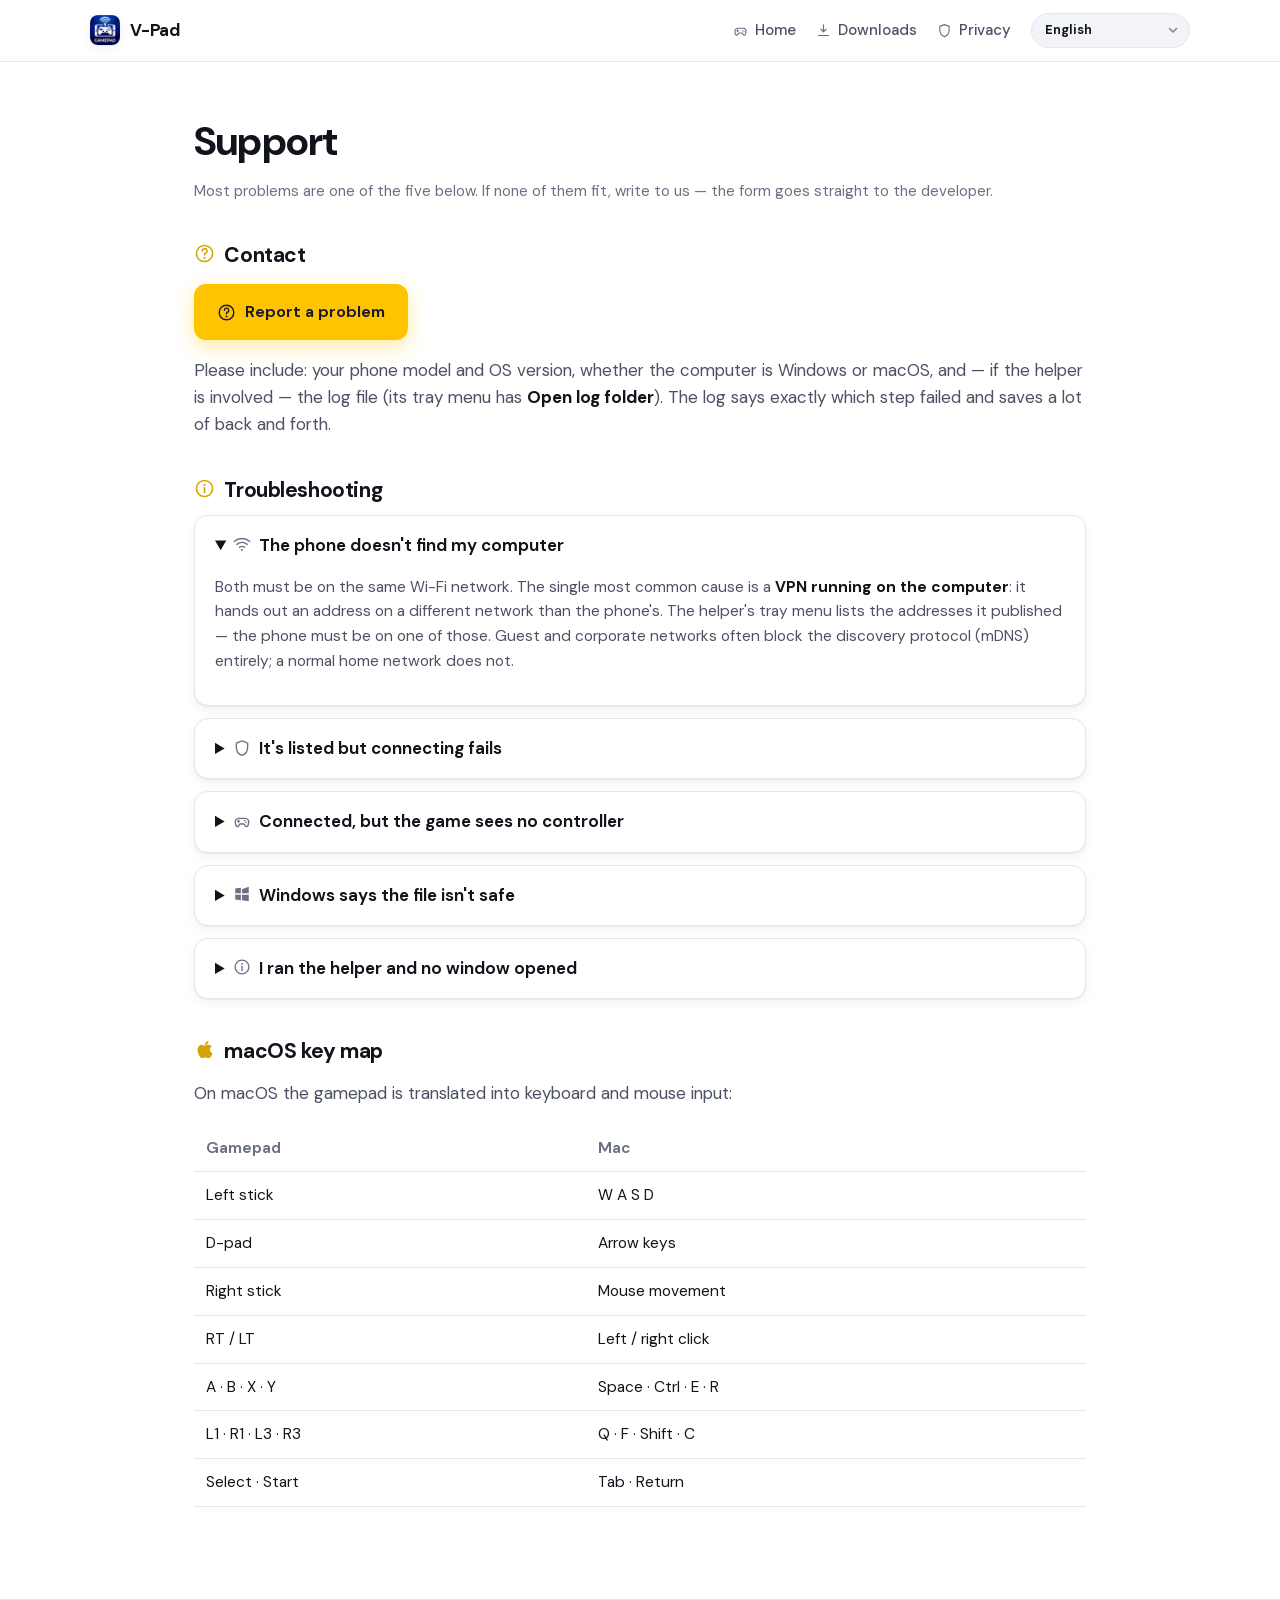
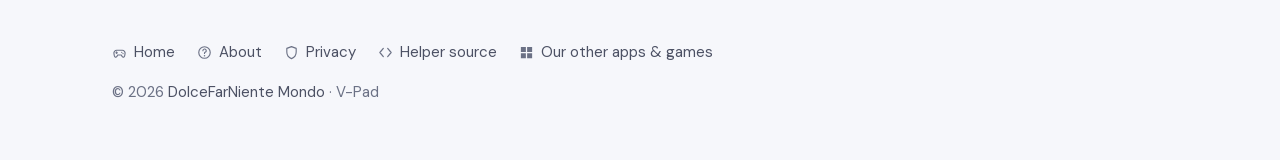
<file: docs/support.html>
<!doctype html>
<html lang="en" data-lang="en">
<head>
<meta charset="utf-8">
<meta name="viewport" content="width=device-width, initial-scale=1">
<title>V-Pad — Support</title>
<meta name="description" content="V-Pad support: setup help, troubleshooting for Windows and macOS, and how to reach us.">
<link rel="icon" href="assets/icon.png">
<link rel="stylesheet" href="assets/style.css">
<link rel="canonical" href="https://vpadcontroller.com/support">
<meta property="og:url" content="https://vpadcontroller.com/support">
<!-- SEO:BEGIN -->
<!-- Makineler için: sosyal kart ve yapısal veri. Bu blok
     tools/seo-update.py tarafından üretiliyor — elle düzenlemeyin,
     aracı çalıştırın. -->
<meta property="og:title" content="V-Pad — Support">
<meta property="og:description" content="V-Pad support: setup help, troubleshooting for Windows and macOS, and how to reach us.">
<meta property="og:type" content="website">
<meta property="og:site_name" content="V-Pad">
<meta property="og:locale" content="en_US">
<meta property="og:locale:alternate" content="tr_TR">
<meta property="og:locale:alternate" content="de_DE">
<meta property="og:locale:alternate" content="es_ES">
<meta property="og:locale:alternate" content="fr_FR">
<meta property="og:locale:alternate" content="id_ID">
<meta property="og:locale:alternate" content="ja_JP">
<meta property="og:locale:alternate" content="ko_KR">
<meta property="og:locale:alternate" content="pt_BR">
<meta property="og:locale:alternate" content="ru_RU">
<meta property="og:locale:alternate" content="zh_CN">
<meta property="og:locale:alternate" content="ar_AR">
<meta property="og:image" content="https://vpadcontroller.com/assets/customise-banner.jpg">
<meta property="og:image:width" content="2200">
<meta property="og:image:height" content="1016">
<meta property="og:image:alt" content="A phone with the V-Pad customise sheet open, beside its layouts">
<meta name="twitter:card" content="summary_large_image">
<meta name="twitter:title" content="V-Pad — Support">
<meta name="twitter:description" content="V-Pad support: setup help, troubleshooting for Windows and macOS, and how to reach us.">
<meta name="twitter:image" content="https://vpadcontroller.com/assets/customise-banner.jpg">
<script type="application/ld+json">
{
  "@context": "https://schema.org",
  "@type": "BreadcrumbList",
  "itemListElement": [
    {
      "@type": "ListItem",
      "position": 1,
      "name": "Home",
      "item": "https://vpadcontroller.com/"
    },
    {
      "@type": "ListItem",
      "position": 2,
      "name": "Support",
      "item": "https://vpadcontroller.com/support"
    }
  ]
}
</script>
<!-- SEO:END -->
</head>
<body>

<!-- ICONS:BEGIN -->
<!-- ============================================================
     Icon sprite. Inlined into each page rather than fetched: a strict
     "no third-party requests" promise sits in our privacy policy, and
     external <use href="file.svg#id"> is still unreliable across
     browsers. Each symbol carries its own viewBox, so a caller is just
     <svg class="ico"><use href="#i-name"/></svg>.

     Colour comes from `currentColor` in every symbol — an icon inherits
     the text colour of whatever it sits next to, in either theme.
     ============================================================ -->
<svg width="0" height="0" aria-hidden="true" focusable="false" style="position:absolute">
  <defs>
    <symbol id="i-windows" viewBox="0 0 24 24">
      <path fill="currentColor" d="M3 4.7 10.5 3.7v7.4H3V4.7Zm9 .8L21 2.2v8.9h-9V5.5ZM3 12.9h7.5v7.4L3 19.3v-6.4Zm9 0h9v8.9L12 20.3v-7.4Z"/>
    </symbol>

    <symbol id="i-apple" viewBox="0 0 384 512">
      <path fill="currentColor" d="M318.7 268c-.2-36.7 16.4-64.4 50-84.8-18.8-26.9-47.2-41.7-84.7-44.6-35.5-2.8-74.3 20.7-88.5 20.7-15 0-49.4-19.7-76.4-19.7C71.2 141.6 24 184.4 24 269.7c0 25.2 4.6 51.2 13.8 78 12.3 35.2 56.6 121.5 102.8 120.1 24.1-.6 41.1-17.1 72.5-17.1 30.5 0 46.2 17.1 76.4 17.1 46.6-.7 86.7-79.1 98.4-114.4-62.6-29.5-59.2-86.4-59.2-88.4zm-51.1-155.2c24.7-29.3 22.5-56 21.8-65.6-21.9 1.3-47.2 15-61.6 31.9-15.9 18.2-25.2 40.7-23.2 64.7 23.7 1.8 45.3-10.4 63-30.9z"/>
    </symbol>

    <!-- The eyes are holes punched with evenodd, so the icon works on any ground. -->
    <symbol id="i-android" viewBox="0 0 24 24">
      <path fill="none" stroke="currentColor" stroke-width="1.5" stroke-linecap="round" d="M7.6 3.6 9 6M16.4 3.6 15 6"/>
      <path fill="currentColor" fill-rule="evenodd" d="M4 13.4a8 8 0 0 1 16 0v.7H4v-.7Zm5.1-2.5a1.05 1.05 0 1 1 0-2.1 1.05 1.05 0 0 1 0 2.1Zm5.8 0a1.05 1.05 0 1 1 0-2.1 1.05 1.05 0 0 1 0 2.1Z"/>
      <rect fill="currentColor" x="4" y="15.6" width="16" height="4.8" rx="2.2"/>
    </symbol>

    <symbol id="i-play" viewBox="0 0 512 512">
      <path fill="currentColor" d="M325.3 234.3 104.6 13l280.8 161.2-60.1 60.1zM47 0C34 6.8 25.3 19.2 25.3 35.3v441.3c0 16.1 8.7 28.5 21.7 35.3l256.6-256L47 0zm425.2 225.6-58.9-34.1-65.7 65.5 65.7 65.5 60.1-34.1c18-14.3 18-46.5-1.2-62.8zM104.6 499l280.8-161.2-60.1-60.1L104.6 499z"/>
    </symbol>

    <symbol id="i-bluetooth" viewBox="0 0 24 24">
      <path fill="none" stroke="currentColor" stroke-width="1.9" stroke-linecap="round" stroke-linejoin="round"
            d="M6.8 6.8 17.2 17.2 12 22.4V1.6l5.2 5.2L6.8 17.2"/>
    </symbol>

    <symbol id="i-wifi" viewBox="0 0 24 24">
      <path fill="none" stroke="currentColor" stroke-width="1.9" stroke-linecap="round"
            d="M1.6 8.6a16 16 0 0 1 20.8 0M5.1 12.5a11 11 0 0 1 13.8 0M8.6 16.3a6 6 0 0 1 6.8 0"/>
      <circle fill="currentColor" cx="12" cy="20" r="1.3"/>
    </symbol>

    <symbol id="i-download" viewBox="0 0 24 24">
      <path fill="none" stroke="currentColor" stroke-width="1.9" stroke-linecap="round" stroke-linejoin="round"
            d="M12 3v11m0 0 4.2-4.2M12 14l-4.2-4.2M4 20h16"/>
    </symbol>

    <symbol id="i-apps" viewBox="0 0 24 24">
      <path fill="currentColor" d="M3 3h8v8H3V3Zm10 0h8v8h-8V3ZM3 13h8v8H3v-8Zm10 0h8v8h-8v-8Z"/>
    </symbol>

    <symbol id="i-shield" viewBox="0 0 24 24">
      <path fill="none" stroke="currentColor" stroke-width="1.8" stroke-linecap="round" stroke-linejoin="round"
            d="M12 2.6 4.5 5.4v5.9c0 4.8 3.1 8.9 7.5 10.5 4.4-1.6 7.5-5.7 7.5-10.5V5.4L12 2.6Z"/>
    </symbol>

    <symbol id="i-help" viewBox="0 0 24 24">
      <circle fill="none" stroke="currentColor" stroke-width="1.8" cx="12" cy="12" r="9.2"/>
      <path fill="none" stroke="currentColor" stroke-width="1.8" stroke-linecap="round"
            d="M9.4 9.1a2.7 2.7 0 1 1 3.6 2.6c-.7.3-1 .9-1 1.6v.3"/>
      <circle fill="currentColor" cx="12" cy="17" r="1.2"/>
    </symbol>

    <symbol id="i-code" viewBox="0 0 24 24">
      <path fill="none" stroke="currentColor" stroke-width="1.9" stroke-linecap="round" stroke-linejoin="round"
            d="M8.5 5.5 3 12l5.5 6.5M15.5 5.5 21 12l-5.5 6.5"/>
    </symbol>

    <symbol id="i-clock" viewBox="0 0 24 24">
      <circle fill="none" stroke="currentColor" stroke-width="1.8" cx="12" cy="12" r="9.2"/>
      <path fill="none" stroke="currentColor" stroke-width="1.8" stroke-linecap="round" d="M12 7.2V12l3.4 2.1"/>
    </symbol>

    <symbol id="i-gamepad" viewBox="0 0 24 24">
      <path fill="none" stroke="currentColor" stroke-width="1.8" stroke-linecap="round" stroke-linejoin="round"
            d="M7.6 8.4h8.8a4.6 4.6 0 0 1 4.5 5.5l-.7 3.7a2.2 2.2 0 0 1-3.8 1.1L14.9 16H9.1l-1.5 2.7a2.2 2.2 0 0 1-3.8-1.1l-.7-3.7a4.6 4.6 0 0 1 4.5-5.5Z"/>
      <path fill="none" stroke="currentColor" stroke-width="1.7" stroke-linecap="round" d="M7.4 11v2.6M6.1 12.3h2.6"/>
      <circle fill="currentColor" cx="15.6" cy="11.7" r="1.05"/>
      <circle fill="currentColor" cx="17.6" cy="13.7" r="1.05"/>
    </symbol>

    <symbol id="i-sliders" viewBox="0 0 24 24">
      <path fill="none" stroke="currentColor" stroke-width="1.8" stroke-linecap="round"
            d="M3 7h5M13 7h8M3 17h9M17 17h4"/>
      <circle fill="none" stroke="currentColor" stroke-width="1.8" cx="10.5" cy="7" r="2.4"/>
      <circle fill="none" stroke="currentColor" stroke-width="1.8" cx="14.5" cy="17" r="2.4"/>
    </symbol>

    <symbol id="i-route" viewBox="0 0 24 24">
      <circle fill="none" stroke="currentColor" stroke-width="1.8" cx="5.5" cy="5.5" r="2.6"/>
      <circle fill="none" stroke="currentColor" stroke-width="1.8" cx="18.5" cy="18.5" r="2.6"/>
      <path fill="none" stroke="currentColor" stroke-width="1.8" stroke-linecap="round" stroke-dasharray="1.6 3"
            d="M5.5 8.1v5.4a3 3 0 0 0 3 3h7.4"/>
    </symbol>

    <symbol id="i-info" viewBox="0 0 24 24">
      <circle fill="none" stroke="currentColor" stroke-width="1.8" cx="12" cy="12" r="9.2"/>
      <path fill="none" stroke="currentColor" stroke-width="1.9" stroke-linecap="round" d="M12 11.2v5.4"/>
      <circle fill="currentColor" cx="12" cy="7.9" r="1.2"/>
    </symbol>

    <symbol id="i-arrow" viewBox="0 0 24 24">
      <path fill="none" stroke="currentColor" stroke-width="1.9" stroke-linecap="round" stroke-linejoin="round"
            d="M4 12h15m0 0-5.2-5.2M19 12l-5.2 5.2"/>
    </symbol>
  </defs>
</svg>
<!-- ICONS:END -->

<header>
  <div class="wrap bar">
    <a class="brand" href="./"><img src="assets/icon.png" alt=""> V-Pad</a>
    <nav>
      <a href="./"><svg class="ico" aria-hidden="true"><use href="#i-gamepad"/></svg><span lang="en">Home</span><span lang="tr">Ana sayfa</span></a>
      <a href="/downloads"><svg class="ico" aria-hidden="true"><use href="#i-download"/></svg><span lang="en">Downloads</span><span lang="tr">İndirmeler</span></a>
      <a href="/privacy"><svg class="ico" aria-hidden="true"><use href="#i-shield"/></svg><span lang="en">Privacy</span><span lang="tr">Gizlilik</span></a>
      <div class="langs">
        <select aria-label="Language">
          <option value="en">English</option>
          <option value="tr">Türkçe</option>
          <option value="de">Deutsch</option>
          <option value="es">Español</option>
          <option value="fr">Français</option>
          <option value="id">Bahasa Indonesia</option>
          <option value="ja">日本語</option>
          <option value="ko">한국어</option>
          <option value="pt">Português</option>
          <option value="ru">Русский</option>
          <option value="zh">中文</option>
          <option value="ar">العربية</option>
        </select>
      </div>
    </nav>
  </div>
</header>

<article class="doc wrap">
  <h1><span lang="en">Support</span><span lang="tr">Destek</span></h1>
  <p class="updated">
    <span lang="en">Most problems are one of the five below. If none of them fit, write to us — the form goes straight to the developer.</span>
    <span lang="tr">Sorunların çoğu aşağıdaki beşten biri. Hiçbiri uymuyorsa bize yaz — form doğrudan geliştiriciye gidiyor.</span>
  </p>

  <h2><svg class="ico h-ico" aria-hidden="true"><use href="#i-help"/></svg><span lang="en">Contact</span><span lang="tr">İletişim</span></h2>
  <p>
    <a class="btn btn-primary" href="https://docs.google.com/forms/d/e/1FAIpQLSc1y3_2mH6MNbhffLwuKSNb5i9ykpjdBplUWf9En8KvGXrw_Q/viewform">
      <svg class="ico" aria-hidden="true"><use href="#i-help"/></svg><span lang="en">Report a problem</span><span lang="tr">Sorun bildir</span>
    </a>
  </p>
  <p>
    <span lang="en">Please include: your phone model and OS version, whether the computer is Windows or macOS, and — if the helper is involved — the log file (its tray menu has <strong>Open log folder</strong>). The log says exactly which step failed and saves a lot of back and forth.</span>
    <span lang="tr">Lütfen şunları ekle: telefon modeli ve işletim sistemi sürümü, bilgisayar Windows mı macOS mu, ve yardımcı program konuysa log dosyası (tepsi menüsünde <strong>Open log folder</strong> var). Log hangi adımda takıldığını tam olarak yazıyor ve karşılıklı yazışmadan çok zaman kazandırıyor.</span>
  </p>

  <h2><svg class="ico h-ico" aria-hidden="true"><use href="#i-info"/></svg><span lang="en">Troubleshooting</span><span lang="tr">Sorun giderme</span></h2>

  <details open>
    <summary><svg class="ico" aria-hidden="true"><use href="#i-wifi"/></svg><span lang="en">The phone doesn't find my computer</span><span lang="tr">Telefon bilgisayarımı bulamıyor</span></summary>
    <p>
      <span lang="en">Both must be on the same Wi-Fi network. The single most common cause is a <strong>VPN running on the computer</strong>: it hands out an address on a different network than the phone's. The helper's tray menu lists the addresses it published — the phone must be on one of those. Guest and corporate networks often block the discovery protocol (mDNS) entirely; a normal home network does not.</span>
      <span lang="tr">İkisi de aynı Wi-Fi ağında olmalı. En sık sebep <strong>bilgisayarda açık olan bir VPN</strong>: telefondan farklı bir ağda adres veriyor. Yardımcı programın tepsi menüsü yayınladığı adresleri gösteriyor — telefonun o adreslerden birinin ağında olması lazım. Misafir ve kurumsal ağlar keşif protokolünü (mDNS) tamamen engelliyor olabilir; normal bir ev ağı engellemez.</span>
    </p>
  </details>

  <details>
    <summary><svg class="ico" aria-hidden="true"><use href="#i-shield"/></svg><span lang="en">It's listed but connecting fails</span><span lang="tr">Listede çıkıyor ama bağlanmıyor</span></summary>
    <p>
      <span lang="en">The Windows firewall prompt was most likely declined. Open Windows Defender Firewall → <em>Allow an app through firewall</em> and tick <strong>V-Pad Helper</strong> for private networks. Then quit and reopen the helper.</span>
      <span lang="tr">Büyük olasılıkla Windows güvenlik duvarı istemi reddedilmiş. Windows Defender Güvenlik Duvarı → <em>Uygulamaya izin ver</em> bölümünden <strong>V-Pad Helper</strong>'ı özel ağlar için işaretle. Sonra yardımcıyı kapat ve yeniden aç.</span>
    </p>
  </details>

  <details>
    <summary><svg class="ico" aria-hidden="true"><use href="#i-gamepad"/></svg><span lang="en">Connected, but the game sees no controller</span><span lang="tr">Bağlandı ama oyun kumandayı görmüyor</span></summary>
    <p>
      <span lang="en"><strong>Windows:</strong> the gamepad driver (ViGEmBus) is missing. The helper offers it on first run; you can also install it any time from the tray menu, and it says so plainly when it is absent. After installing, check <em>Win+R → joy.cpl</em>: an "Xbox 360 Controller for Windows" should be listed. If the driver was just installed, quit and reopen the helper. In Steam, also enable <em>Settings → Controller → Generic Gamepad Configuration Support</em>.</span>
      <span lang="tr"><strong>Windows:</strong> gamepad sürücüsü (ViGEmBus) eksik. Yardımcı program ilk açılışta öneriyor; tepsi menüsünden de her zaman kurabilirsin ve eksikse bunu açıkça yazıyor. Kurduktan sonra <em>Win+R → joy.cpl</em>'e bak: listede "Xbox 360 Controller for Windows" görünmeli. Sürücüyü yeni kurduysan yardımcıyı kapat-aç. Steam'de ayrıca <em>Ayarlar → Kontrolcü → Genel Gamepad Yapılandırma Desteği</em>'ni aç.</span>
    </p>
    <p>
      <span lang="en"><strong>macOS:</strong> grant Accessibility permission to the helper (System Settings → Privacy &amp; Security → Accessibility), otherwise macOS accepts the input and silently discards it. Note that on macOS the pad is mapped to keyboard and mouse, not to a real controller — games that require a gamepad will not see one.</span>
      <span lang="tr"><strong>macOS:</strong> yardımcıya Erişilebilirlik izni ver (Sistem Ayarları → Gizlilik ve Güvenlik → Erişilebilirlik), yoksa macOS girdiyi kabul edip sessizce çöpe atıyor. Ayrıca macOS'ta pad klavye ve fareye eşleniyor, gerçek bir kumandaya değil — kumanda zorunlu olan oyunlar bir kumanda görmez.</span>
    </p>
  </details>

  <details>
    <summary><svg class="ico" aria-hidden="true"><use href="#i-windows"/></svg><span lang="en">Windows says the file isn't safe</span><span lang="tr">Windows dosyanın güvenli olmadığını söylüyor</span></summary>
    <p>
      <span lang="en">The helper is not code-signed yet, so SmartScreen shows "Windows protected your PC" for any new file it has not seen before. Choose <em>More info → Run anyway</em>. The source is public if you want to check it first.</span>
      <span lang="tr">Yardımcı program henüz kod imzalı değil; SmartScreen daha önce görmediği her yeni dosya için "Windows bu PC'yi korudu" uyarısını gösteriyor. <em>Daha fazla bilgi → Yine de çalıştır</em>'ı seç. Önce incelemek istersen kaynağı herkese açık.</span>
    </p>
  </details>

  <details>
    <summary><svg class="ico" aria-hidden="true"><use href="#i-info"/></svg><span lang="en">I ran the helper and no window opened</span><span lang="tr">Yardımcıyı çalıştırdım, hiç pencere açılmadı</span></summary>
    <p>
      <span lang="en">That is normal — it is a tray app, not a window. Look next to the clock; on Windows 11 new tray icons start out hidden behind the <strong>^</strong> arrow. A notification on first run confirms it started.</span>
      <span lang="tr">Bu normal — pencereli bir uygulama değil, tepsi uygulaması. Saatin yanına bak; Windows 11'de yeni tepsi ikonları başlangıçta <strong>^</strong> okunun arkasında saklı olur. İlk açılışta çıkan bildirim başladığını doğruluyor.</span>
    </p>
  </details>

  <h2><svg class="ico h-ico" aria-hidden="true"><use href="#i-apple"/></svg><span lang="en">macOS key map</span><span lang="tr">macOS tuş eşlemesi</span></h2>
  <p>
    <span lang="en">On macOS the gamepad is translated into keyboard and mouse input:</span>
    <span lang="tr">macOS'ta gamepad, klavye ve fare girdisine çevriliyor:</span>
  </p>
  <table class="map">
    <tr><th><span lang="en">Gamepad</span><span lang="tr">Gamepad</span></th><th><span lang="en">Mac</span><span lang="tr">Mac</span></th></tr>
    <tr><td><span lang="en">Left stick</span><span lang="tr">Sol analog</span></td><td>W A S D</td></tr>
    <tr><td><span lang="en">D-pad</span><span lang="tr">Yön tuşları</span></td><td><span lang="en">Arrow keys</span><span lang="tr">Ok tuşları</span></td></tr>
    <tr><td><span lang="en">Right stick</span><span lang="tr">Sağ analog</span></td><td><span lang="en">Mouse movement</span><span lang="tr">Fare hareketi</span></td></tr>
    <tr><td>RT / LT</td><td><span lang="en">Left / right click</span><span lang="tr">Sol / sağ tık</span></td></tr>
    <tr><td>A · B · X · Y</td><td>Space · Ctrl · E · R</td></tr>
    <tr><td>L1 · R1 · L3 · R3</td><td>Q · F · Shift · C</td></tr>
    <tr><td>Select · Start</td><td>Tab · Return</td></tr>
  </table>
</article>

<footer>
  <div class="wrap">
    <div class="links">
      <a href="./"><svg class="ico" aria-hidden="true"><use href="#i-gamepad"/></svg><span lang="en">Home</span><span lang="tr">Ana sayfa</span></a>
      <a href="/about"><svg class="ico" aria-hidden="true"><use href="#i-help"/></svg><span lang="en">About</span><span lang="tr">Hakkında</span></a>
      <a href="/privacy"><svg class="ico" aria-hidden="true"><use href="#i-shield"/></svg><span lang="en">Privacy</span><span lang="tr">Gizlilik</span></a>
      <a href="https://github.com/svolkancav/vpad-helper"><svg class="ico" aria-hidden="true"><use href="#i-code"/></svg><span lang="en">Helper source</span><span lang="tr">Yardımcının kaynağı</span></a>
      <a href="https://dolcefarnientemondo.com/"><svg class="ico" aria-hidden="true"><use href="#i-apps"/></svg><span lang="en">Our other apps &amp; games</span><span lang="tr">Diğer uygulama ve oyunlarımız</span></a>
    </div>
    <p style="margin:0">© 2026 <a href="https://dolcefarnientemondo.com/">DolceFarNiente Mondo</a> · V-Pad</p>
  </div>
</footer>

<script src="assets/site.js"></script>
</body>
</html>
</file>
<file: assets/style.css>
/* V-Pad site — one stylesheet, no external requests.
   Palette lifted from the app so the site and the product feel like one
   thing: navy surface, gold for the primary action, blue for the bridge,
   green for "connected". */

:root {
  --bg: #0e1220;
  --surface: #161c30;
  --surface-2: #1d2540;
  --line: rgba(255, 255, 255, 0.09);
  --text: #eef1f8;
  --muted: rgba(238, 241, 248, 0.66);
  --gold: #ffd600;
  --blue: #42a5f5;
  --green: #8bc34a;
  --radius: 16px;
  --wrap: 1080px;
}

/* Language switch: both languages live in the DOM, one is hidden. No JS
   needed to render a correct page — JS only flips the attribute. */
html[data-lang="en"] [lang="tr"],
html[data-lang="tr"] [lang="en"] { display: none !important; }

* { box-sizing: border-box; }

html { scroll-behavior: smooth; }

body {
  margin: 0;
  background: var(--bg);
  color: var(--text);
  font: 16px/1.6 -apple-system, BlinkMacSystemFont, "Segoe UI", Roboto,
        "Helvetica Neue", Arial, sans-serif;
  -webkit-font-smoothing: antialiased;
}

a { color: var(--blue); text-decoration: none; }
a:hover { text-decoration: underline; }

.wrap { max-width: var(--wrap); margin: 0 auto; padding: 0 20px; }

/* ── header ─────────────────────────────────────────────────── */

header {
  position: sticky; top: 0; z-index: 10;
  background: rgba(14, 18, 32, 0.86);
  backdrop-filter: blur(10px);
  border-bottom: 1px solid var(--line);
}
.bar { display: flex; align-items: center; gap: 14px; padding: 12px 0; }
.brand { display: flex; align-items: center; gap: 10px; font-weight: 800; letter-spacing: .2px; }
.brand img { width: 32px; height: 32px; border-radius: 8px; }
.bar nav { margin-left: auto; display: flex; gap: 18px; align-items: center; }
.bar nav a { color: var(--muted); font-size: 14.5px; }
.bar nav a:hover { color: var(--text); text-decoration: none; }

.langs { display: flex; border: 1px solid var(--line); border-radius: 999px; overflow: hidden; }
.langs button {
  background: transparent; border: 0; color: var(--muted);
  padding: 6px 12px; font-size: 13px; font-weight: 700; cursor: pointer;
}
.langs button[aria-pressed="true"] { background: var(--surface-2); color: var(--text); }

/* ── hero ───────────────────────────────────────────────────── */

.hero { padding: 64px 0 40px; }
.hero h1 { font-size: clamp(30px, 5vw, 46px); line-height: 1.15; margin: 0 0 14px; letter-spacing: -.4px; }
.hero p.lead { font-size: clamp(16px, 2vw, 19px); color: var(--muted); margin: 0 0 28px; max-width: 60ch; }

.cta { display: flex; flex-wrap: wrap; gap: 12px; align-items: center; }
.btn {
  display: inline-flex; align-items: center; gap: 9px;
  padding: 13px 20px; border-radius: 12px; font-weight: 700; font-size: 15px;
  border: 1px solid transparent; cursor: pointer;
}
.btn-primary { background: var(--gold); color: #17131f; }
.btn-primary:hover { text-decoration: none; filter: brightness(1.06); }
.btn-ghost { border-color: var(--line); color: var(--text); background: var(--surface); }
.btn-ghost:hover { text-decoration: none; border-color: rgba(255,255,255,.22); }
.btn[aria-disabled="true"] { opacity: .5; pointer-events: none; }
.hint { font-size: 13px; color: var(--muted); margin-top: 12px; }

/* ── sections ───────────────────────────────────────────────── */

section { padding: 52px 0; border-top: 1px solid var(--line); }
section h2 { font-size: clamp(22px, 3vw, 30px); margin: 0 0 10px; letter-spacing: -.3px; }
section > .wrap > p.sub { color: var(--muted); margin: 0 0 30px; max-width: 68ch; }

.grid { display: grid; gap: 16px; }
.grid.two { grid-template-columns: repeat(auto-fit, minmax(280px, 1fr)); }
.grid.three { grid-template-columns: repeat(auto-fit, minmax(240px, 1fr)); }

.card {
  background: var(--surface); border: 1px solid var(--line);
  border-radius: var(--radius); padding: 22px;
}
.card h3 { margin: 0 0 8px; font-size: 17px; display: flex; align-items: center; gap: 9px; }
.card p { margin: 0; color: var(--muted); font-size: 14.5px; }
.card .tag {
  font-size: 11px; font-weight: 800; letter-spacing: .5px; text-transform: uppercase;
  padding: 3px 8px; border-radius: 999px; margin-left: auto;
}
.tag.bt { background: rgba(66,165,245,.16); color: var(--blue); }
.tag.wifi { background: rgba(139,195,74,.16); color: var(--green); }

/* numbered steps */
ol.steps { counter-reset: s; list-style: none; padding: 0; margin: 0; display: grid; gap: 14px; }
ol.steps li {
  counter-increment: s; position: relative; padding: 18px 20px 18px 62px;
  background: var(--surface); border: 1px solid var(--line); border-radius: var(--radius);
}
ol.steps li::before {
  content: counter(s); position: absolute; left: 20px; top: 17px;
  width: 26px; height: 26px; border-radius: 8px;
  background: var(--surface-2); color: var(--gold);
  font-weight: 800; font-size: 14px; display: grid; place-items: center;
}
ol.steps strong { display: block; margin-bottom: 3px; }
ol.steps p { margin: 0; color: var(--muted); font-size: 14.5px; }

.note {
  border-left: 3px solid var(--gold); background: rgba(255,214,0,.06);
  padding: 12px 16px; border-radius: 0 10px 10px 0; font-size: 14.5px; color: var(--muted);
}
.note strong { color: var(--text); }

/* screenshots */
.shots { display: grid; gap: 14px; grid-template-columns: repeat(auto-fit, minmax(260px, 1fr)); }
.shots figure { margin: 0; }
.shots img {
  width: 100%; height: auto; display: block;
  border-radius: 12px; border: 1px solid var(--line); background: var(--surface);
}
.shots figcaption { font-size: 13px; color: var(--muted); margin-top: 8px; }

/* faq */
details {
  background: var(--surface); border: 1px solid var(--line);
  border-radius: 12px; padding: 14px 18px; margin-bottom: 10px;
}
details summary { cursor: pointer; font-weight: 650; }
details p { color: var(--muted); font-size: 14.5px; }
details[open] summary { margin-bottom: 8px; }

table.map { width: 100%; border-collapse: collapse; font-size: 14.5px; }
table.map th, table.map td { text-align: left; padding: 9px 10px; border-bottom: 1px solid var(--line); }
table.map th { color: var(--muted); font-weight: 650; }

footer { border-top: 1px solid var(--line); padding: 34px 0 48px; color: var(--muted); font-size: 14px; }
footer .links { display: flex; flex-wrap: wrap; gap: 18px; margin-bottom: 14px; }

/* long-form legal pages */
article.doc { padding: 40px 0 60px; }
article.doc h1 { font-size: clamp(26px, 4vw, 34px); margin: 0 0 6px; }
article.doc .updated { color: var(--muted); font-size: 14px; margin-bottom: 28px; }
article.doc h2 { font-size: 19px; margin: 34px 0 10px; }
article.doc p, article.doc li { color: var(--muted); }
article.doc strong { color: var(--text); }
article.doc ul { padding-left: 20px; }

@media (max-width: 640px) {
  .bar nav a { display: none; }
  .hero { padding: 44px 0 30px; }
}
</file>
<file: docs/assets/style.css>
/* ============================================================
   V-Pad site
   ------------------------------------------------------------
   No external requests: the typeface is self-hosted (a CDN call
   would contradict the privacy policy's "no third-party
   requests" and adds a render-blocking round trip).

   Two palettes, driven by the visitor's OS setting. Everything
   is expressed as tokens so a component is written once and
   both themes stay in step — a hardcoded colour anywhere is a
   bug waiting for the other theme.
   ============================================================ */

/* DM Sans, variable 400–700. Two subsets: `latin-ext` is not
   optional here — Turkish ğ ş ı İ live in it. */
@font-face {
  font-family: 'DM Sans';
  font-style: normal;
  font-weight: 400 700;
  font-display: swap;
  src: url('fonts/dmsans-latin-ext.woff2') format('woff2');
  unicode-range: U+0100-02BA, U+02BD-02C5, U+02C7-02CC, U+02CE-02D7,
    U+02DD-02FF, U+0304, U+0308, U+0329, U+1D00-1DBF, U+1E00-1E9F,
    U+1EF2-1EFF, U+2020, U+20A0-20AB, U+20AD-20C0, U+2113, U+2C60-2C7F,
    U+A720-A7FF;
}
@font-face {
  font-family: 'DM Sans';
  font-style: normal;
  font-weight: 400 700;
  font-display: swap;
  src: url('fonts/dmsans-latin.woff2') format('woff2');
  unicode-range: U+0000-00FF, U+0131, U+0152-0153, U+02BB-02BC, U+02C6,
    U+02DA, U+02DC, U+0304, U+0308, U+0329, U+2000-206F, U+20AC, U+2122,
    U+2191, U+2193, U+2212, U+2215, U+FEFF, U+FFFD;
}

/* ── tokens: light is the base ─────────────────────────────── */

:root {
  --bg: #ffffff;
  --bg-alt: #f6f7fb;
  --surface: #ffffff;
  --surface-2: #f2f4f9;
  --line: #e4e7ef;
  --line-strong: #d3d8e5;
  --text: #12141c;
  --text-soft: #4c5164;
  --text-mute: #6b7185;

  --brand: #ffc400;          /* the app's gold, darkened for AA on white */
  --brand-ink: #1a1a2e;      /* text that sits on --brand */
  --brand-soft: #fff6d6;
  --accent: #2563eb;
  --accent-soft: #e8efff;
  --accent-strong: #1d4ed8;  /* --accent clears AA on the page ground (5.2:1) but
                                not on its own tinted chip (4.48:1); this does
                                (5.8:1). Chip and glyph use, links stay --accent */
  --good: #16a34a;
  --good-soft: #e7f7ed;
  --good-strong: #15803d;    /* --good is the chip/dark-mode base; this is the
                                AA-safe step for every light-theme green TEXT
                                or glyph, chip grounds included (2.97:1 -> 4.5) */

  --shadow-sm: 0 1px 2px rgba(18, 20, 28, .06),
               0 4px 12px rgba(18, 20, 28, .05);
  --shadow-lg: 0 12px 32px rgba(18, 20, 28, .10),
               0 2px 8px rgba(18, 20, 28, .06);

  /* Strength of the hero's light source. Its own token because the same
     gold that glows warmly on white turns khaki over a dark ground. */
  --hero-glow: color-mix(in srgb, var(--brand) 22%, transparent);

  --radius: 14px;
  --radius-lg: 22px;
  --wrap: 1100px;
  --step: clamp(56px, 8vw, 92px);   /* vertical section rhythm */
}

@media (prefers-color-scheme: dark) {
  :root {
    --bg: #0b0f1a;
    --bg-alt: #0f1424;
    --surface: #141a2b;
    --surface-2: #1b2338;
    --line: rgba(255, 255, 255, .09);
    --line-strong: rgba(255, 255, 255, .16);
    --text: #eef1f8;
    --text-soft: rgba(238, 241, 248, .78);
    --text-mute: rgba(238, 241, 248, .58);

    --brand: #ffd600;
    --brand-ink: #12141c;
    --brand-soft: rgba(255, 214, 0, .12);
    --accent: #5aa9ff;
    --accent-soft: rgba(90, 169, 255, .14);
    --accent-strong: var(--accent);   /* already clears on a dark ground */
    --good: #8bc34a;
    --good-soft: rgba(139, 195, 74, .14);
    --good-strong: var(--good);   /* already bright enough on a dark ground */

    --hero-glow: rgba(255, 214, 0, .09);   /* barely there; gold muddies on dark */

    --shadow-sm: 0 1px 2px rgba(0, 0, 0, .5);
    --shadow-lg: 0 18px 48px rgba(0, 0, 0, .55);
  }
}

/* Language switch. English and Turkish both sit in the DOM, so the page is
   correct before any script runs and both stay readable to crawlers. The
   other ten languages arrive from docs/i18n/<code>.json and are written into
   the English slot, which is why the second rule hides "anything that is not
   Turkish" rather than naming English: while, say, German is showing, that
   slot carries lang="de". */
html:not([data-lang="tr"]) [lang="tr"] { display: none !important; }
html[data-lang="tr"] [lang]:not([lang="tr"]) { display: none !important; }

*, *::before, *::after { box-sizing: border-box; }

html { scroll-behavior: smooth; -webkit-text-size-adjust: 100%; }

body {
  margin: 0;
  background: var(--bg);
  color: var(--text);
  font-family: 'DM Sans', -apple-system, BlinkMacSystemFont, 'Segoe UI',
               Roboto, Helvetica, Arial, sans-serif;
  font-size: 17px;
  line-height: 1.6;
  -webkit-font-smoothing: antialiased;
  -moz-osx-font-smoothing: grayscale;
}

a { color: var(--accent); text-decoration: none; }
a:hover { text-decoration: underline; }

img { max-width: 100%; height: auto; }

.wrap { max-width: var(--wrap); margin: 0 auto; padding: 0 22px; }

h1, h2, h3 { line-height: 1.15; letter-spacing: -.02em; margin: 0; }
h1 { font-size: clamp(34px, 5.6vw, 60px); font-weight: 700; }
h2 { font-size: clamp(25px, 3.4vw, 36px); font-weight: 700; }
h3 { font-size: 18px; font-weight: 650; }

/* ── icons ─────────────────────────────────────────────────── */

/* One sprite, inlined per page (see tools/inline-icons.py). Sized in em so an
   icon tracks the type it sits beside, and coloured by `currentColor` so it
   needs no per-theme rule of its own. */
.ico {
  width: 1.06em; height: 1.06em;
  flex: 0 0 auto;
  vertical-align: -.14em;
  color: inherit;
}
/* Section headings: a touch larger, and tinted so the icon reads as an
   ornament rather than the first letter of the sentence. */
.h-ico {
  width: 1em; height: 1em;
  color: var(--brand);
  margin-inline-end: .45em;
  vertical-align: -.08em;
}
h2 .h-ico { color: color-mix(in srgb, var(--brand) 82%, var(--text)); }
/* No margin: every h3 that carries an icon is a flex row, so `gap` owns the
   spacing and a margin here would silently double it. */
h3 .ico { color: var(--text-mute); }
.btn .ico { width: 19px; height: 19px; }
.tag .ico { width: 12px; height: 12px; vertical-align: -.1em; margin-inline-end: 3px; }

/* Hero signage band. Vignelli treatment (owner, 2026-09-03): a flat ink field
   with the type reversed out of it, square corners, no shadow, one family —
   deliberately the opposite of the .eyebrow pill beneath it. Built from
   --text/--bg, so it reverses itself in dark mode without a second rule.
   fit-content keeps it a label rather than a stripe, and the last span is
   what wraps when the column gets narrow. */
.sign {
  display: flex; align-items: center; gap: 8px;
  width: fit-content; max-width: 100%;
  margin: 0 0 10px;
  padding: 7px 13px;
  background: var(--text); color: var(--bg);
  font-size: 13px; font-weight: 700; letter-spacing: .03em;
  text-transform: uppercase;
}

.eyebrow {
  display: inline-flex; align-items: center; gap: 8px;
  font-size: 13px; font-weight: 650; letter-spacing: .04em;
  text-transform: uppercase;
  color: var(--text-mute);
  background: var(--surface-2);
  border: 1px solid var(--line);
  padding: 6px 12px; border-radius: 999px;
  margin-bottom: 20px;
}
.eyebrow .ico { color: var(--text-soft); }

/* platform facts under the hero CTAs */
.platforms {
  list-style: none; padding: 0; margin: 22px 0 0;
  display: flex; flex-direction: column; gap: 9px;
}
.platforms li {
  display: flex; align-items: center; gap: 10px;
  font-size: 15px; color: var(--text-soft);
}
.platforms .ico { width: 17px; height: 17px; color: var(--text-mute); }

/* ── header ────────────────────────────────────────────────── */

header {
  position: sticky; top: 0; z-index: 20;
  background: var(--bg);   /* fallback: an opaque bar beats a see-through one */
  background: color-mix(in srgb, var(--bg) 86%, transparent);
  backdrop-filter: saturate(160%) blur(12px);
  border-bottom: 1px solid var(--line);
}
.bar { display: flex; align-items: center; gap: 16px; padding: 13px 0; }
.brand {
  display: flex; align-items: center; gap: 10px;
  font-weight: 700; font-size: 17px; color: var(--text); letter-spacing: -.01em;
}
.brand:hover { text-decoration: none; }
.brand img { width: 30px; height: 30px; border-radius: 8px; box-shadow: var(--shadow-sm); }
.bar nav { margin-inline-start: auto; display: flex; gap: 20px; align-items: center; }
.bar nav a {
  display: inline-flex; align-items: center; gap: 7px;
  color: var(--text-soft); font-size: 15px; font-weight: 500;
}
.bar nav a .ico { width: 15px; height: 15px; color: var(--text-mute); }
.bar nav a:hover { color: var(--text); text-decoration: none; }

/* Twelve languages no longer fit a pill of buttons, so the switch is a real
   <select>: one tap on a phone, the platform's own picker, and it needs no
   width for the names it holds. */
.langs { display: flex; }
.langs select {
  appearance: none; -webkit-appearance: none;
  background: var(--surface-2); color: var(--text);
  border: 1px solid var(--line); border-radius: 999px;
  font: inherit; font-size: 13px; font-weight: 650;
  padding: 6px 30px 6px 13px; cursor: pointer;
  /* Chevron drawn in the background so no extra element is needed; it is
     decorative, and the select keeps its native focus ring. */
  background-image: url("data:image/svg+xml,%3Csvg xmlns='http://www.w3.org/2000/svg' viewBox='0 0 12 12'%3E%3Cpath d='M2.5 4.5 6 8l3.5-3.5' fill='none' stroke='%23888' stroke-width='1.6' stroke-linecap='round' stroke-linejoin='round'/%3E%3C/svg%3E");
  background-repeat: no-repeat;
  background-position: right 10px center;
  background-size: 12px 12px;
}
.langs select:hover { color: var(--text); border-color: var(--line-strong); }
/* The popup list is drawn by the OS: on a dark page it inherits nothing, so
   the options are given the page's own colours explicitly. */
.langs select option { background: var(--surface); color: var(--text); }

/* ── buttons ───────────────────────────────────────────────── */

.btn {
  display: inline-flex; align-items: center; justify-content: center; gap: 9px;
  font: inherit; font-size: 16px; font-weight: 650;
  padding: 14px 22px; border-radius: 12px;
  border: 1px solid transparent; cursor: pointer;
  /* Never wider than its container: once an icon joined the label, the longest
     button outgrew a 320px viewport and pushed the page sideways. It wraps
     instead. */
  max-width: 100%; text-align: center;
  transition: transform .12s ease, box-shadow .12s ease, background .12s ease;
}
.btn:hover { text-decoration: none; transform: translateY(-1px); }
.btn:active { transform: translateY(0); }
.btn-primary {
  background: var(--brand); color: var(--brand-ink);
  box-shadow: 0 6px 20px color-mix(in srgb, var(--brand) 38%, transparent);
}
.btn-ghost {
  background: var(--surface); color: var(--text); border-color: var(--line-strong);
  box-shadow: var(--shadow-sm);
}
/* Third in a row of three: the two helper downloads are the errand people came
   for, the app store is a different one. Same shape, less ink. */
.btn-quiet {
  background: transparent; box-shadow: none;
  border-color: var(--line);
  color: var(--text-soft); font-weight: 600;
}
.btn-quiet:hover { color: var(--text); border-color: var(--line-strong); }

.btn[aria-disabled="true"] { opacity: .55; pointer-events: none; box-shadow: none; }
.btn .sub { font-weight: 500; font-size: 13px; opacity: .75; }

/* Phones on the left, computers on the right, an arrow between: the button
   shows which way the helper runs before the label says it. The pairs need a
   tighter gap than the button's own, or five icons read as one queue instead
   of two groups. Decorative — the label alone carries the meaning, which is
   why the phone half can drop out on a narrow screen. */
.btn .pair { display: inline-flex; align-items: center; gap: 5px; }
.btn .to { width: 15px; height: 15px; color: var(--text-mute); }
@media (max-width: 460px) {
  .btn .pair.from, .btn .to { display: none; }
}

/* ── hero ──────────────────────────────────────────────────── */

.hero {
  position: relative; overflow: hidden;
  padding: clamp(48px, 7vw, 86px) 0 var(--step);
}
/* A single soft light source behind the hero. Cheap (one gradient), and it
   keeps the fold from looking like a flat slab in either theme. */
.hero::before {
  content: ''; position: absolute; inset-block: -30% auto; inset-inline: -10% 20%; height: 520px;
  background: radial-gradient(60% 60% at 30% 40%, var(--hero-glow), transparent 70%);
  pointer-events: none; z-index: -1;
}
.hero-grid {
  display: grid; gap: clamp(28px, 4vw, 52px);
  grid-template-columns: minmax(0, 1.05fr) minmax(0, 1fr);
  align-items: center;
}
.hero p.lead {
  font-size: clamp(17px, 1.5vw, 20px); color: var(--text-soft);
  margin: 16px 0 28px; max-width: 54ch;
}
.cta { display: flex; flex-wrap: wrap; gap: 12px; }
.hint { font-size: 14px; color: var(--text-mute); margin-top: 16px; max-width: 52ch; }

/* ── animated hero illustration ────────────────────────────── */

.stage {
  /* Matched to the artwork rather than the other way round: the drawing is
     ~2.7:1, so a 4:3 frame just added dead space under it. */
  position: relative; aspect-ratio: 480 / 260; width: 100%;
  background: linear-gradient(160deg, var(--surface), var(--bg-alt));
  border: 1px solid var(--line); border-radius: var(--radius-lg);
  box-shadow: var(--shadow-lg); overflow: hidden;
}
.stage svg { width: 100%; height: 100%; display: block; }

/* The illustration runs one 5s story on a shared clock: the stick moves, and
   130ms later the ship on the monitor repeats the same path. That lag is the
   whole idea — without it the parts look like three unrelated things wiggling;
   with it, the picture reads as input travelling down a wire.

   Every scaled element needs `transform-box: fill-box`, otherwise SVG resolves
   `transform-origin: center` against the *viewBox* centre and the shape flies
   across the frame instead of growing in place. */

/* Travel is capped by the ring: base r17 minus nub r8 leaves 9px before the
   nub would climb out of its own socket. */
@keyframes stick-nub {
  0%, 100% { transform: translate(0, 0); }
  18%      { transform: translate(8px, -5px); }
  42%      { transform: translate(6px, 7px); }
  68%      { transform: translate(-8px, 3px); }
}
/* The same path in the monitor's coordinate space, plus a bank into each turn —
   a ship that leans reads as *being steered* rather than sliding. */
@keyframes ship-follow {
  0%, 100% { transform: translate(0, 0)      rotate(0deg); }
  18%      { transform: translate(38px, -14px) rotate(15deg); }
  42%      { transform: translate(30px, 17px)  rotate(-7deg); }
  68%      { transform: translate(-38px, 8px)  rotate(-17deg); }
}
.nub  { animation: stick-nub 5s ease-in-out infinite; }
.ship {
  animation: ship-follow 5s ease-in-out infinite .13s;   /* .13s = the wire */
  /* fill-box so the bank turns the ship on its own axis; without it SVG would
     rotate it around the viewBox origin and fling it off-frame. */
  transform-box: fill-box; transform-origin: center;
}
.ship.trail { animation-delay: .3s; opacity: .28; }

/* Buttons tap on their own beats so the pad never looks frozen. */
@keyframes tap {
  0%, 84%, 100% { opacity: .5; transform: scale(1); }
  90%           { opacity: 1;   transform: scale(1.28); }
}
.press {
  animation: tap 5s ease-in-out infinite;
  transform-box: fill-box; transform-origin: center;
}
.press.b { animation-delay: 1.15s; }
.press.c { animation-delay: 2.4s; }
.press.d { animation-delay: 3.6s; }

@keyframes trigger-press {
  0%, 26%, 100% { transform: translateY(0);   opacity: .3; }
  32%           { transform: translateY(2px); opacity: .95; }
}
.trigger { animation: trigger-press 5s ease-in-out infinite; }
.trigger.r { animation-delay: 2.5s; }

/* A steady stream rather than a matched set: the waves keep their own 1.9s
   cadence so the link reads as always-on, not as one packet per gesture. */
@keyframes emit {
  0%   { opacity: 0;   transform: scale(.66); }
  18%  { opacity: .9; }
  100% { opacity: 0;   transform: scale(1.24); }
}
.wave {
  opacity: 0;
  transform-origin: 204px 168px;    /* the phone's edge — arcs grow away from it */
  animation: emit 1.9s ease-out infinite;
}
.wave:nth-of-type(2) { animation-delay: .63s; }
.wave:nth-of-type(3) { animation-delay: 1.26s; }

/* Motion is decoration here; honour the OS request to stop it. Frozen mid-move
   rather than at rest, so the still frame still shows a pad in use. */
@media (prefers-reduced-motion: reduce) {
  .wave, .press, .trigger, .nub, .ship { animation: none; }
  .wave { opacity: .45; }
  .press { opacity: .8; }
  .trigger { opacity: .55; }
  .nub { transform: translate(5px, -3px); }
  .ship { transform: translate(32px, -12px) rotate(13deg); }
  .ship.trail { display: none; }   /* a trail with no motion is just a smudge */
  html { scroll-behavior: auto; }
}

/* ── sections ──────────────────────────────────────────────── */

section { padding: var(--step) 0; }

/* Bagimsiz sayfalarin basligi. h1'in 60px'lik olcegi HERO icin: orada genis
   bir bloğun ve bir illustrasyonun yaninda duruyor. Duz bir bolumun tepesinde
   ayni olcek, altindaki metinle iliskisini kaybediyor. */
section > .wrap > h1 { font-size: clamp(30px, 4.2vw, 44px); margin-bottom: 10px; }
section.tint { background: var(--bg-alt); border-block: 1px solid var(--line); }
section .sub {
  color: var(--text-soft); margin: 12px 0 34px; max-width: 66ch; font-size: 17px;
}

.grid { display: grid; gap: 18px; }
/* min(290px, 100%) — a bare 290px floor is wider than the column under ~320px
   viewports and pushes the page sideways. */
.grid.two { grid-template-columns: repeat(auto-fit, minmax(min(290px, 100%), 1fr)); }
.grid.three { grid-template-columns: repeat(auto-fit, minmax(min(250px, 100%), 1fr)); }

.card {
  background: var(--surface); border: 1px solid var(--line);
  border-radius: var(--radius); padding: 24px; box-shadow: var(--shadow-sm);
}
.card h3 { display: flex; align-items: center; gap: 8px; margin-bottom: 10px; }
.card p { margin: 0; color: var(--text-soft); font-size: 15.5px; }
.card .tag {
  margin-inline-start: auto; font-size: 11px; font-weight: 700;
  letter-spacing: .05em; text-transform: uppercase;
  padding: 4px 9px; border-radius: 999px;
}
.tag.bt { background: var(--accent-soft); color: var(--accent-strong); }
.tag.wifi { background: var(--good-soft); color: var(--good-strong); }
/* A third platform chip. Neutral on purpose: the palette has one accent,
   and a third invented hue would be the loudest thing on the page. */
.tag.os {
  background: var(--surface-2); color: var(--text-soft);
  box-shadow: inset 0 0 0 1px var(--line);   /* its ground alone is ~1.1:1 on
                                                the card — the ring is what
                                                makes it read as a chip */
}

/* Green emphasis inside running text or a step heading. */
.good { color: var(--good-strong); }

ol.steps { counter-reset: s; list-style: none; padding: 0; margin: 0; display: grid; gap: 16px; }
ol.steps li {
  counter-increment: s; position: relative;
  padding-block: 22px;
  padding-inline: 70px 24px;   /* rozetin durduğu taraf = metnin başı */
  background: var(--surface); border: 1px solid var(--line);
  border-radius: var(--radius); box-shadow: var(--shadow-sm);
}
ol.steps li::before {
  content: counter(s); position: absolute; inset-inline-start: 24px; top: 21px;
  width: 30px; height: 30px; border-radius: 10px;
  background: var(--brand-soft); color: color-mix(in srgb, var(--brand) 72%, var(--text));
  font-weight: 700; font-size: 15px; display: grid; place-items: center;
}
/* Direct child only — a <strong> inside the step's paragraph must stay inline. */
ol.steps > li > strong {
  display: flex; align-items: center; gap: 8px;
  margin-bottom: 4px; font-weight: 650;
}
ol.steps > li > strong .ico { width: 17px; height: 17px; color: var(--text-mute); }
ol.steps p { margin: 0; color: var(--text-soft); font-size: 15.5px; }

.note {
  display: flex; align-items: flex-start; gap: 12px;
  border-inline-start: 3px solid var(--brand); background: var(--brand-soft);
  padding: 16px 20px;
  /* Köşeler de mantıksal: altın şerit hangi taraftaysa köşeler orada düz. */
  border-radius: 12px;
  border-start-start-radius: 0; border-end-start-radius: 0;
  font-size: 15.5px; color: var(--text-soft);
}
.note .ico { width: 19px; height: 19px; margin-top: 2px; color: var(--brand); }
.note strong { color: var(--text); }

/* Phone-shaped shots in a horizontal scroller. Deliberately not the grid used
   below: these are portrait and would each eat a whole row, and swiping a strip
   is how people already look at store screenshots. Snap so a swipe lands on an
   image rather than between two. */
.reel {
  display: flex; gap: 14px;
  margin: 0 0 26px;
  padding-bottom: 10px;
  overflow-x: auto;
  scroll-snap-type: x proximity;
  overscroll-behavior-x: contain;
  -webkit-overflow-scrolling: touch;
  scrollbar-width: thin;
  scrollbar-color: var(--line-strong) transparent;
}
.reel img {
  flex: 0 0 auto;
  width: 252px; max-width: 68vw; height: auto;
  display: block;
  border-radius: var(--radius);
  border: 1px solid var(--line-strong);
  background: #0e1220;
  scroll-snap-align: start;
}
.reel:focus-visible { outline: 2px solid var(--accent); outline-offset: 3px; }
.reel::-webkit-scrollbar { height: 8px; }
.reel::-webkit-scrollbar-track { background: transparent; }
.reel::-webkit-scrollbar-thumb {
  background: var(--line-strong); border-radius: 999px;
}

/* Wide illustration above the screenshot grid. No dark plate behind it: unlike
   the app captures this artwork is light-backed and would look pasted on. */
.showcase { margin: 0 0 22px; }
.showcase img {
  display: block; width: 100%; height: auto;
  border: 1px solid var(--line); border-radius: var(--radius);
  box-shadow: var(--shadow-lg);
}

/* screenshots — framed, because a dark app UI needs an edge on a light page */
.shots { display: grid; gap: 18px; grid-template-columns: repeat(auto-fit, minmax(270px, 1fr)); }
.shots figure { margin: 0; }
.shots img {
  display: block; border-radius: var(--radius);
  border: 1px solid var(--line-strong); box-shadow: var(--shadow-lg);
  background: #0e1220;
}
.shots figcaption { font-size: 14px; color: var(--text-mute); margin-top: 12px; }

details {
  background: var(--surface); border: 1px solid var(--line);
  border-radius: var(--radius); padding: 16px 20px; margin-bottom: 12px;
  box-shadow: var(--shadow-sm);
}
/* summary stays display:list-item so the browser keeps its disclosure
   triangle; the icon just sits inline after it. */
details summary { cursor: pointer; font-weight: 650; }
details summary .ico { color: var(--text-mute); margin-inline-end: 8px; }
details[open] summary { margin-bottom: 10px; }
details p { color: var(--text-soft); font-size: 15.5px; }

table.map { width: 100%; border-collapse: collapse; font-size: 15.5px; }
/* The download matrix sits on the landing page rather than in a doc, so it
   needs the card treatment the prose tables do not. */
table.matrix {
  margin-top: 26px;
  background: var(--surface); border: 1px solid var(--line);
  border-radius: var(--radius); overflow: hidden;
  box-shadow: var(--shadow-sm);
}
table.matrix th, table.matrix td { padding: 13px 16px; }
table.matrix tr:last-child td { border-bottom: 0; }
table.matrix .ico { color: var(--text-mute); margin-inline-end: 4px; }
table.matrix strong { color: var(--text); font-weight: 650; }
/* Three columns of prose on a 320px screen: Turkish runs longer than English
   and was pushing the table past its own margins. Tighten rather than let it
   graze the edge. */
@media (max-width: 420px) {
  table.matrix { font-size: 13px; }
  table.matrix th, table.matrix td { padding: 10px 8px; }
  table.matrix .ico { margin-inline-end: 2px; }
}
.tag.soon {
  background: var(--surface-2); color: var(--text-mute);
  margin-inline-start: 6px;
}
table.map th, table.map td { text-align: start; padding: 11px 12px; border-bottom: 1px solid var(--line); }
table.map th { color: var(--text-mute); font-weight: 650; }

/* ── studio strip ──────────────────────────────────────────── */

/* Shorter than a section on purpose: it closes the page rather than
   competing with the product sections above it. Its own card rather than a
   `tint` band — the footer is already --bg-alt, so a tinted strip directly
   above it would melt into one shapeless block. */
/* No top padding: the preceding section's bottom padding already provides the
   gap, and doubling them left an awkward void above the card. */
.studio { padding: 0 0 clamp(38px, 5vw, 56px); }
.studio-card {
  display: flex; align-items: center; gap: clamp(20px, 4vw, 48px);
  flex-wrap: wrap;
  background: var(--surface-2); border: 1px solid var(--line);
  border-radius: var(--radius-lg); padding: clamp(24px, 3vw, 36px);
}
.studio-card > div { flex: 1 1 380px; }
.studio h2 { font-size: clamp(22px, 2.6vw, 28px); }
.studio .eyebrow { margin-bottom: 14px; }
.studio p {
  color: var(--text-soft); font-size: 16px; margin: 10px 0 0; max-width: 62ch;
}
.studio p strong { color: var(--text); font-weight: 650; }
.studio .btn { flex: 0 0 auto; }

/* ── lightbox ──────────────────────────────────────────────── */

/* A <dialog>, so the backdrop and the top layer are the browser's problem.
   Deliberately dark in both themes: a screenshot is judged against the dark it
   will be seen in, and a white surround would wash it out. */
.lightbox {
  border: 0; padding: 0; max-width: 100vw; max-height: 100vh;
  width: 100vw; height: 100vh;
  background: transparent;
  grid-template-columns: auto 1fr auto;
  grid-template-areas: 'prev img next';
  align-items: center;
  place-content: center;
}
/* `display` belongs on [open] only. Setting it unconditionally overrides the UA
   rule `dialog:not([open]) { display: none }`, and the closed dialog then keeps a
   real 100vw x 100vh box at the end of the body — a screenful of dead space under
   the footer — while its position:fixed arrows sit on the page. */
.lightbox[open] { display: grid; }
.lightbox::backdrop { background: rgba(6, 8, 14, .88); }
.lightbox img {
  grid-area: img;
  max-width: min(92vw, 480px); max-height: 86vh;
  width: auto; height: auto;
  margin: 0 auto; display: block;
  border-radius: 14px;
  box-shadow: 0 24px 70px rgba(0, 0, 0, .6);
}
.lightbox .lb-close,
.lightbox .lb-nav {
  border: 0; cursor: pointer;
  background: rgba(255, 255, 255, .10);
  color: #fff;
  border-radius: 999px;
  font: inherit;
  transition: background .15s ease;
}
.lightbox .lb-close:hover,
.lightbox .lb-nav:hover { background: rgba(255, 255, 255, .22); }
.lightbox .lb-close {
  position: fixed; top: 16px; inset-inline-end: 16px;
  width: 40px; height: 40px; font-size: 17px; line-height: 1;
}
.lightbox .lb-nav {
  width: 44px; height: 44px; margin: 0 10px;
  font-size: 26px; line-height: 1;
}
.lightbox .lb-prev { grid-area: prev; }
.lightbox .lb-next { grid-area: next; }
.lightbox.lb-single .lb-nav { visibility: hidden; }
.lightbox .lb-count {
  position: fixed; left: 0; right: 0; bottom: 18px;
  margin: 0; text-align: center;
  color: rgba(255, 255, 255, .6); font-size: 13px;
}
/* Tappable, not hoverable: on a narrow screen the arrows would sit on top of
   the picture, so they move out of its way and swipe carries the load. */
@media (max-width: 560px) {
  .lightbox { grid-template-columns: 1fr; grid-template-areas: 'img'; }
  .lightbox .lb-nav { position: fixed; bottom: 44px; }
  .lightbox .lb-prev { inset-inline-start: 18px; }
  .lightbox .lb-next { inset-inline-end: 18px; }
}

/* The images now invite a tap. */
.reel img, .shots img { cursor: zoom-in; }

footer {
  border-top: 1px solid var(--line); background: var(--bg-alt);
  padding: 40px 0 56px; color: var(--text-mute); font-size: 15px;
}
footer .links { display: flex; flex-wrap: wrap; gap: 22px; margin-bottom: 16px; }
footer a { color: var(--text-soft); }
footer .links a { display: inline-flex; align-items: center; gap: 7px; }
footer .links .ico { width: 15px; height: 15px; color: var(--text-mute); }

/* long-form legal / support pages */
/* Also carries .wrap, but a narrower measure reads better for prose. The
   horizontal padding is repeated because this rule outranks .wrap. */
article.doc { padding: clamp(36px, 5vw, 56px) 22px var(--step); max-width: 78ch; }
article.doc h1 { font-size: clamp(28px, 4vw, 40px); margin-bottom: 8px; }
article.doc .updated { color: var(--text-mute); font-size: 15px; margin-bottom: 34px; }
article.doc h2 { font-size: 21px; margin: 40px 0 12px; }
article.doc p, article.doc li { color: var(--text-soft); }
article.doc strong { color: var(--text); }
article.doc ul { padding-inline-start: 22px; }
article.doc code {
  background: var(--surface-2); border: 1px solid var(--line);
  padding: 1px 6px; border-radius: 6px; font-size: 14px;
}

@media (max-width: 860px) {
  .hero-grid { grid-template-columns: 1fr; }
  .stage { order: -1; }
}
@media (max-width: 640px) {
  body { font-size: 16px; }
  .bar nav a { display: none; }
}

/* The download sequence (#csharp-host). An action belongs to the step that
   needs it, so the button lives INSIDE the <li> rather than in a tray at the
   bottom — the reader never has to map "button 1" back onto "step 1". These
   are the only rules the block needs; everything else it borrows from
   ol.steps, which is the point. */
#csharp-host { margin-top: 56px; }
#csharp-host > h3 { font-size: 22px; letter-spacing: -.01em; margin: 0 0 6px; }
#csharp-host > .sub { margin: 0 0 26px; }
#csharp-host ol.steps .btn { margin-top: 16px; }

/* ── downloads hub ─────────────────────────────────────────── */
/* The page the app and search both land on, so it is the one page that earns
   a picture: a line drawing of the two halves — the computer that runs the
   helper, the phone that becomes the pad. Drawn from the theme tokens rather
   than shipped as an image, so it inverts with the page and costs no request. */

/* The hub opens with the title, the pitch and the two ways in as one block
   beside the drawing. A full --step of top padding on top of the drawing's
   own air pushed the buttons under the fold. */
section.dl { padding-top: clamp(26px, 3vw, 40px); }
.dl-head {
  display: grid; grid-template-columns: 1.15fr .85fr;
  gap: 34px; align-items: center; margin-bottom: 30px;
}
.dl-head .pick { margin-top: 24px; }
.dl-head h1 { font-size: clamp(38px, 6.4vw, 60px); letter-spacing: -.03em; margin: 0 0 14px; }
.dl-head .sub { margin: 0; max-width: 56ch; }

.art { display: block; width: 100%; height: auto; }
/* Inked in --text-mute, not --line-strong: line art in the line colour is
   1.43:1 on white — legible in dark, a ghost in light. */
.art .ln    { fill: none; stroke: var(--text-mute); stroke-width: 1.6; stroke-linecap: round; stroke-linejoin: round; }
.art .face  { fill: var(--surface-2); stroke: var(--text-mute); stroke-width: 1.6; }
.art .dot   { fill: var(--text-mute); }
.art .gline { fill: none; stroke: var(--brand); stroke-width: 1.8; stroke-linecap: round; stroke-linejoin: round; }
.art .node  { fill: var(--brand); }
/* The one warm thing in the drawing is the signal itself. */
.art .gold, .art .node, .art .gline {
  filter: drop-shadow(0 0 6px color-mix(in srgb, var(--brand) 42%, transparent));
}
.art .gold { color: var(--brand); }

/* Two ways in, equal weight, chosen by phone. The chevron parks at the right
   edge so the pair reads as "pick one" rather than as two sentences. */
/* auto-fit, not 1fr 1fr: .dl-head keeps two columns down to 860px, so a fixed
   pair here gets a cramped label box in the band just above that breakpoint
   and wraps the two main calls to action into 3-4 ragged lines. Let them
   stack instead. */
.pick { display: grid; grid-template-columns: repeat(auto-fit, minmax(250px, 1fr)); gap: 12px; }
.pick .btn { justify-content: flex-start; text-align: start; padding: 15px 17px; gap: 12px; }
.pick .btn .lbl { flex: 1 1 auto; }
.pick .btn .chev { width: 17px; height: 17px; opacity: .7; }

/* Platform cards: glyph and chips on one line, a ruled title, the paragraph,
   then the one strip that answers "what do I have to have?" and the store. */
.plat { padding: 26px; }
.plat-top { display: flex; align-items: center; gap: 10px; margin-bottom: 16px; }
.plat-top .glyph { width: 27px; height: 27px; color: var(--text-mute); }
.plat-top .tags { margin-inline-start: auto; display: flex; flex-wrap: wrap; gap: 6px; }
.plat .tag { margin-inline-start: 0; }
.plat h2 {
  font-size: 22px; letter-spacing: -.01em;
  margin: 0 0 14px; padding-bottom: 14px; border-bottom: 1px solid var(--line);
}
.plat > p { margin: 0 0 18px; }
.needs {
  border: 1px solid var(--line); border-radius: 12px;
  background: var(--bg-alt); padding: 14px 16px; margin-bottom: 18px;
}
.needs .cap {
  display: block; font-size: 11px; font-weight: 700; letter-spacing: .06em;
  text-transform: uppercase; color: var(--text-mute); margin-bottom: 10px;
}
.needs .row { display: flex; align-items: center; justify-content: center; gap: 14px; flex-wrap: wrap; }
.needs .item { display: flex; align-items: center; gap: 8px; font-weight: 650; }
.needs .item .ico { width: 22px; height: 22px; color: var(--text-mute); }
/* "or", not "+": on iPhone the two helpers are a choice, not a shopping list. */
.needs .sep { color: var(--text-mute); font-size: 12px; letter-spacing: .06em; text-transform: uppercase; }
.plat > .btn { width: 100%; justify-content: flex-start; text-align: start; gap: 12px; }
.plat > .btn .chev { margin-inline-start: auto; width: 17px; height: 17px; opacity: .7; }

/* The price, once, at the bottom — where a visitor looks for the catch. */
.free-bar { display: flex; align-items: center; gap: 16px; padding: 20px 24px; margin-top: 22px; }
.free-bar .badge {
  flex: 0 0 auto; display: grid; place-items: center;
  width: 46px; height: 46px; border-radius: 999px;
  background: var(--brand-soft); border: 1px solid var(--line);
}
.free-bar .badge .ico { width: 22px; height: 22px; color: color-mix(in srgb, var(--brand) 72%, var(--text)); }
.free-bar strong { display: block; color: var(--text); font-weight: 650; }

@media (max-width: 860px) {
  .dl-head { grid-template-columns: 1fr; }
  .dl-head .art { max-width: 420px; margin-inline: auto; }
}
@media (max-width: 560px) {
  .pick { grid-template-columns: 1fr; }
  .plat { padding: 22px 20px; }
}

/* ── Ad slots ──────────────────────────────────────────────────────
   Markup is injected by site.js, and only when a publisher id is set — with
   ads off none of this matches anything.

   Nothing here reserves height. An unfilled AdSense unit collapses itself; a
   min-height would leave a visible hole on every no-fill, which on a short
   download page is most of the page. */
.ad-box { display: block; }

.ad-label {
  display: block;
  font-size: 11px;
  line-height: 1.4;
  letter-spacing: .04em;
  text-transform: uppercase;
  color: var(--muted, #6b7280);
  margin-bottom: 6px;
}
/* On a no-fill the label must not be the only thing left behind. */
.ad-box:not(:has(iframe)) .ad-label { display: none; }

.ad-strip {
  max-width: var(--wrap);
  margin: 40px auto 0;
  padding: 0 22px;
}

/* Rails: off by default, which includes every phone and most laptops. */
.ad-rail { display: none; }

/* 1500px is the first width with room for a 160px tower beside the 1100px
   column without crowding it: 1100 + 2*(160 + 24 gap) = 1468, plus an edge
   margin. Below this the rails stay off rather than overlap the page. */
@media (min-width: 1500px) {
  .ad-rail {
    display: block;
    position: fixed;
    top: 50%;
    transform: translateY(-50%);
    width: 160px;
    z-index: 1;      /* below the screenshot <dialog>, which uses the top layer */
  }
  .ad-rail-left  { left:  calc(50% - 550px - 24px - 160px); }
  .ad-rail-right { right: calc(50% - 550px - 24px - 160px); }
}

/* A fixed element too tall for the window would be clipped with no way to
   scroll it; at that point the rails are not worth showing. */
@media (max-height: 640px) {
  .ad-rail { display: none; }
}

@media print {
  .ad-rail, .ad-strip { display: none; }
}
</file>
